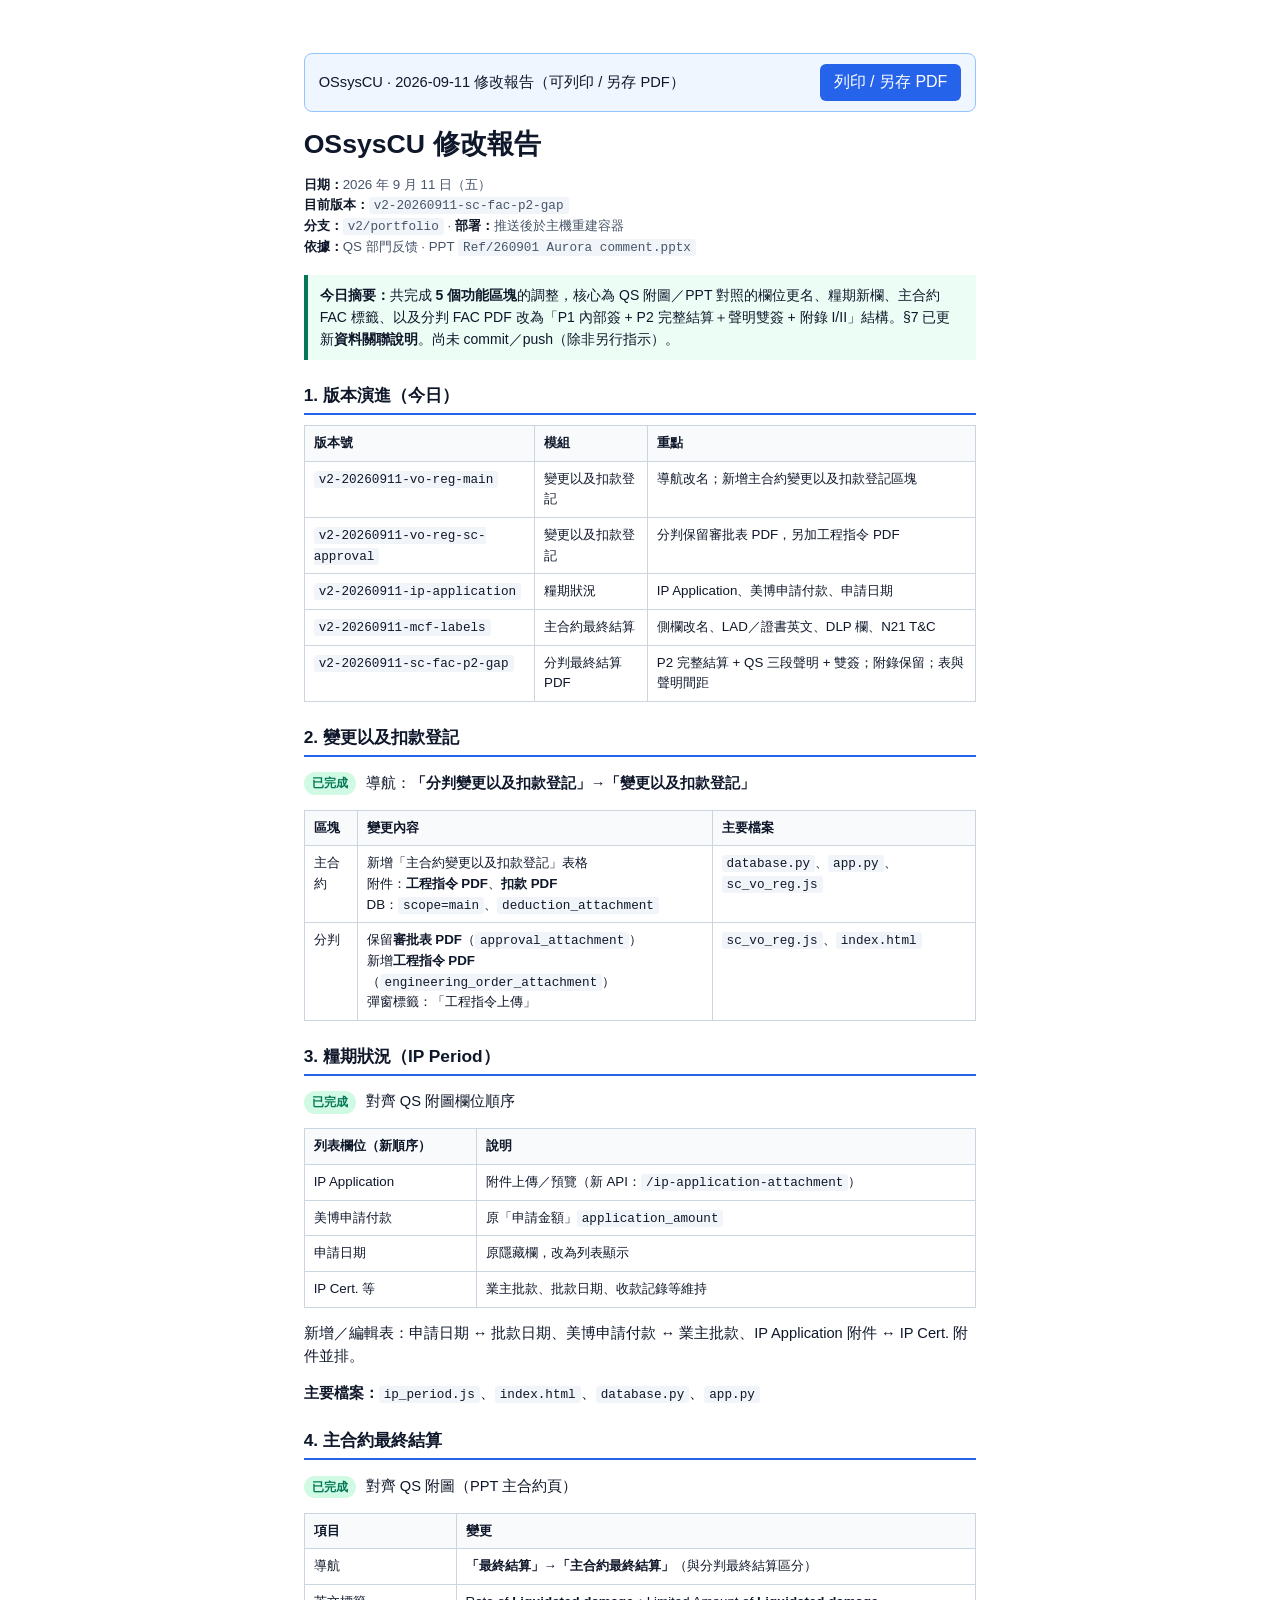
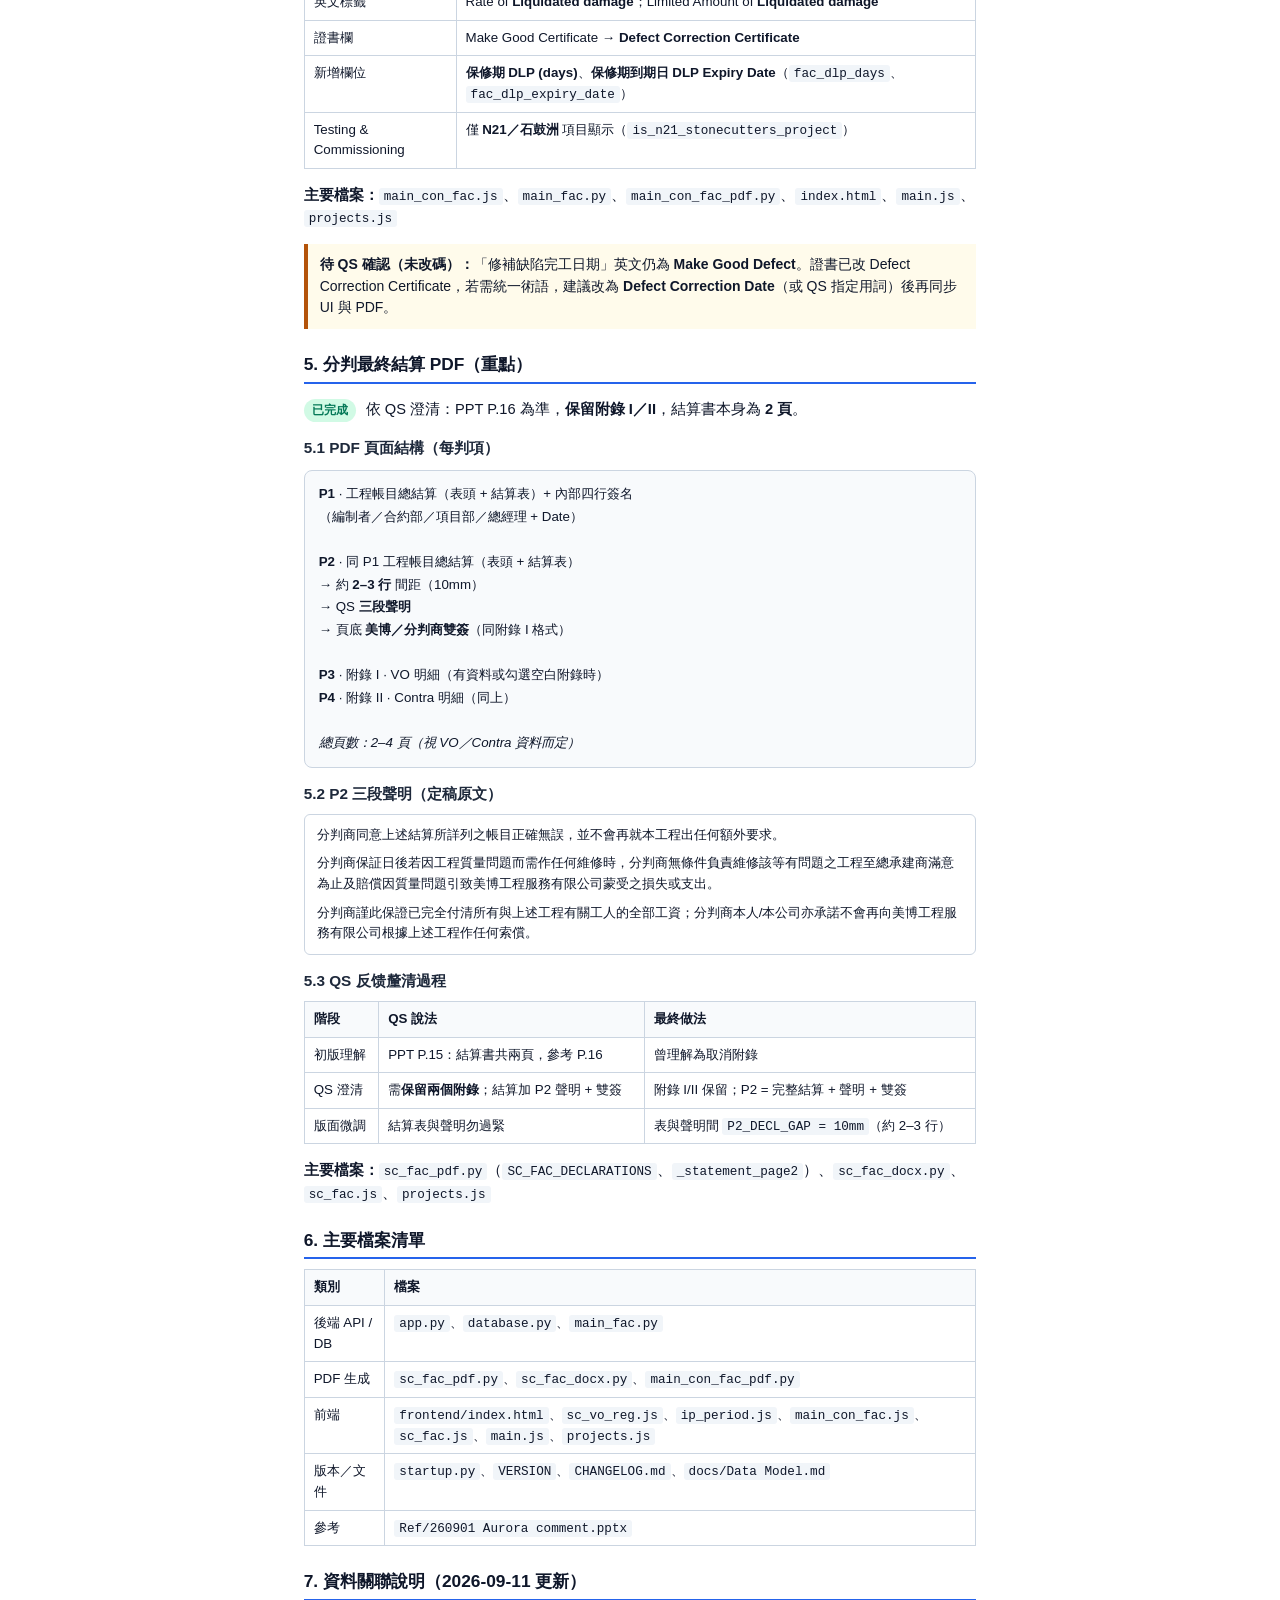
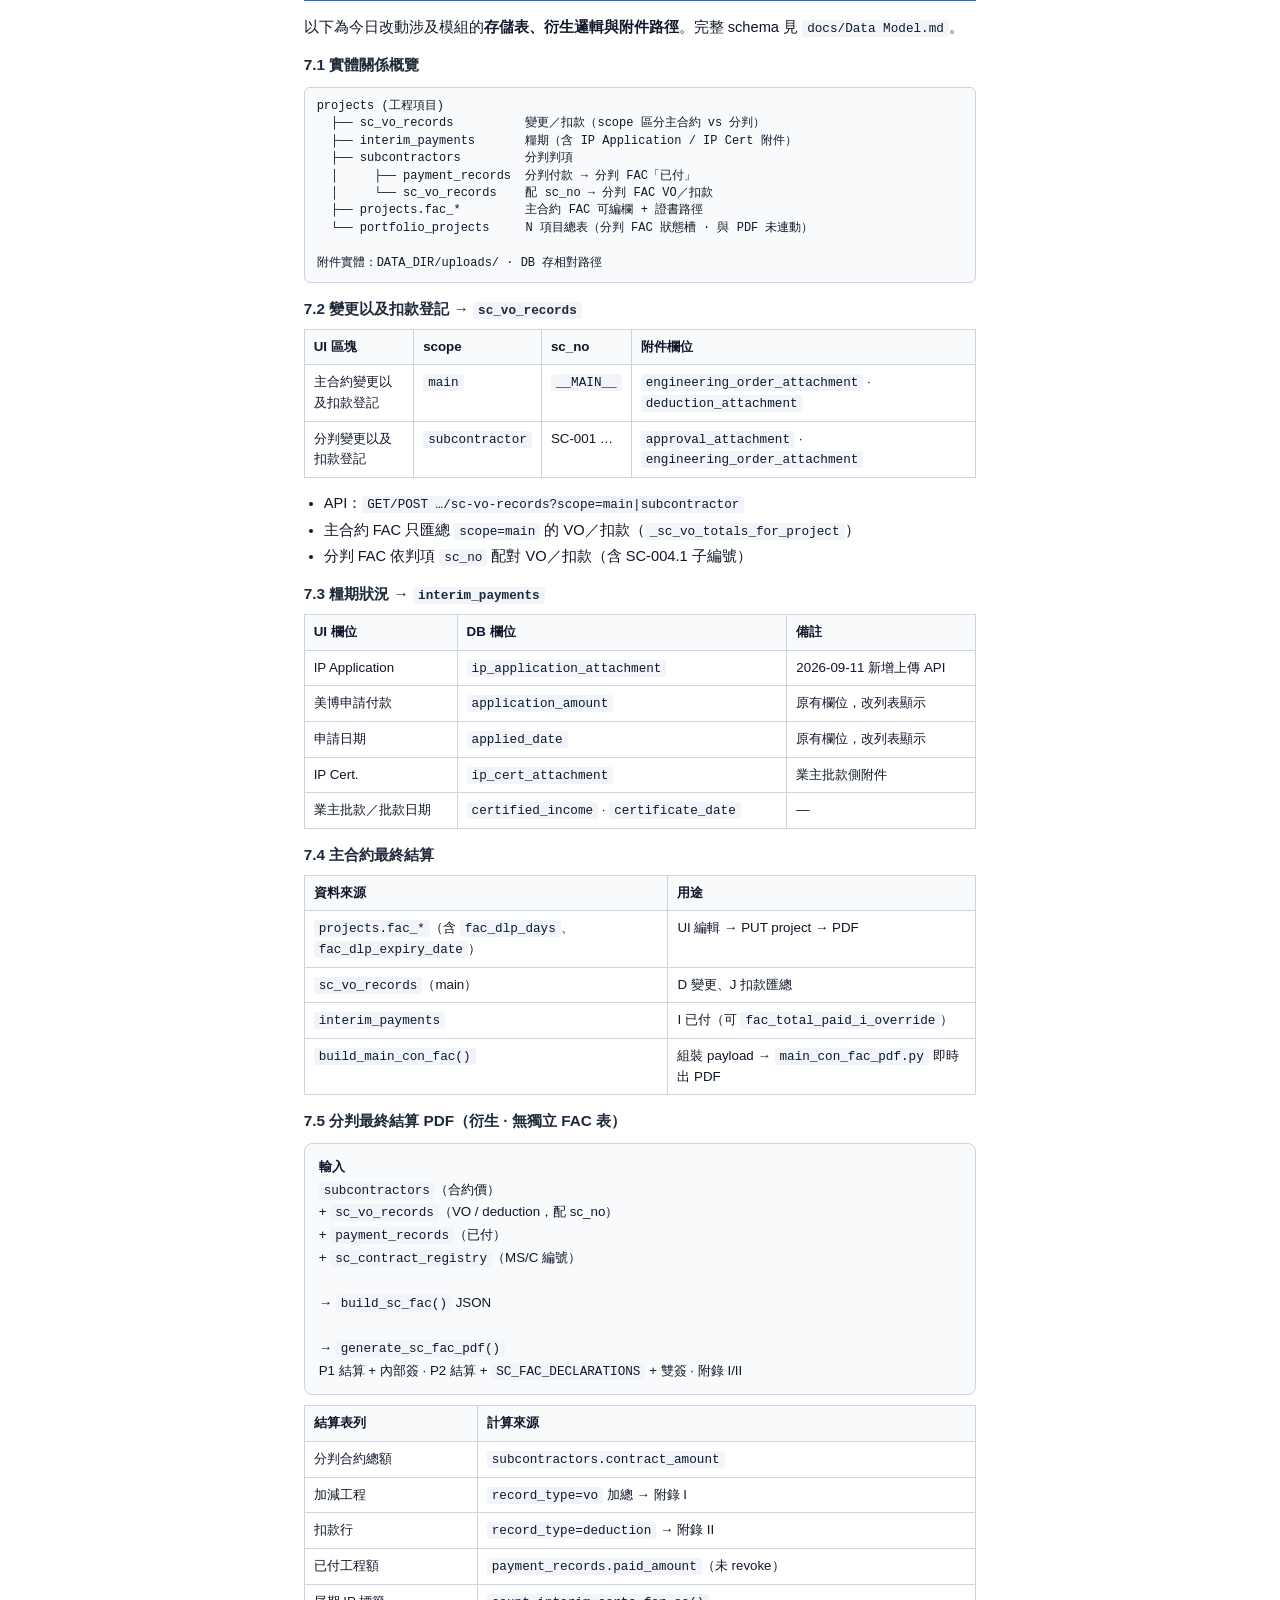
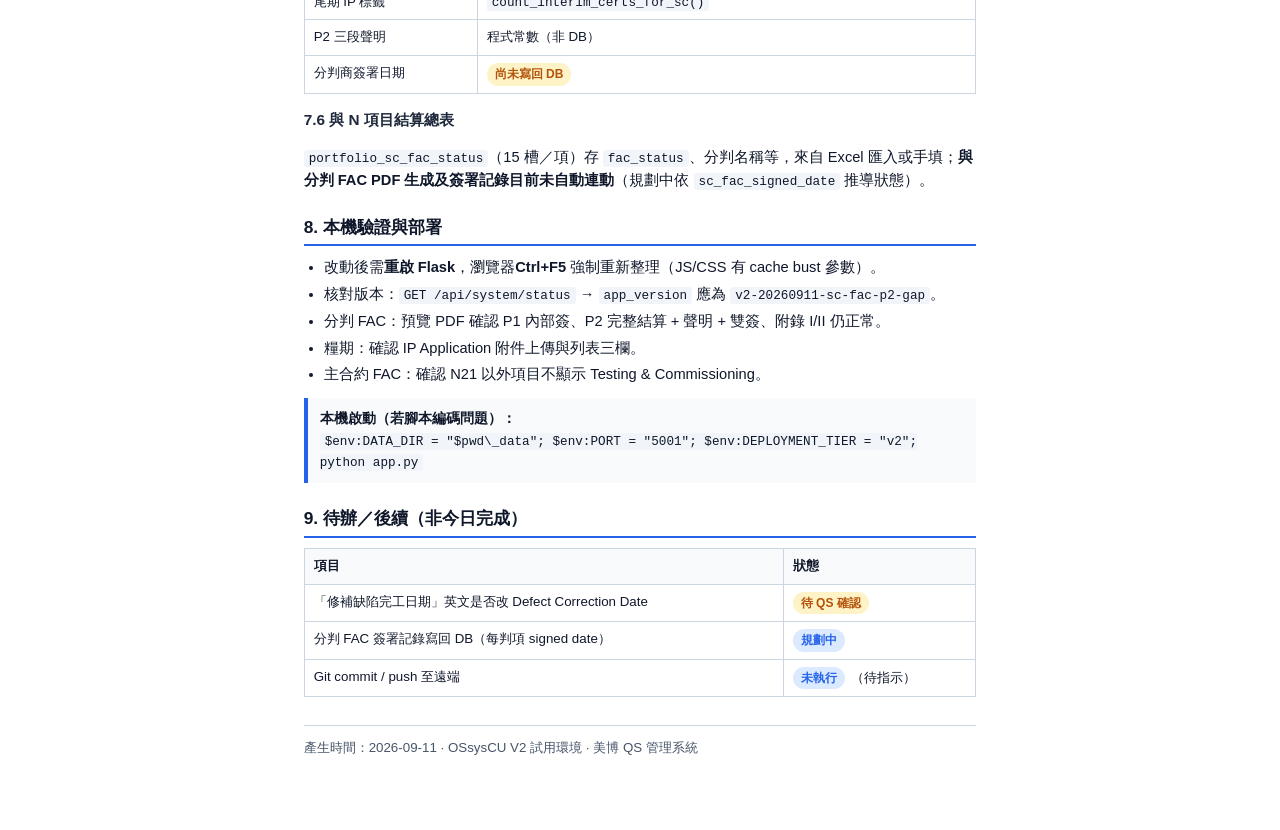
<file: docs/20260911-Daily-Change-Report.html>
<!DOCTYPE html>
<html lang="zh-Hant">
<head>
  <meta charset="UTF-8">
  <meta name="viewport" content="width=device-width, initial-scale=1.0">
  <title>OSsysCU 修改報告 · 2026-09-11</title>
  <style>
    :root {
      --text: #0f172a;
      --muted: #475569;
      --border: #cbd5e1;
      --accent: #2563eb;
      --ok: #047857;
      --warn: #b45309;
      --bg-soft: #f8fafc;
      --bg-warn: #fffbeb;
      --bg-ok: #ecfdf5;
    }
    * { box-sizing: border-box; }
    body {
      font-family: "Microsoft JhengHei", "PingFang TC", "Segoe UI", sans-serif;
      font-size: 11pt;
      line-height: 1.55;
      color: var(--text);
      max-width: 210mm;
      margin: 0 auto;
      padding: 14mm 16mm;
      background: #fff;
    }
    .no-print {
      position: sticky;
      top: 0;
      z-index: 10;
      background: #eff6ff;
      border: 1px solid #93c5fd;
      border-radius: 8px;
      padding: 10px 14px;
      margin-bottom: 16px;
      display: flex;
      align-items: center;
      justify-content: space-between;
      gap: 12px;
      flex-wrap: wrap;
    }
    .no-print button {
      background: var(--accent);
      color: #fff;
      border: none;
      border-radius: 6px;
      padding: 8px 14px;
      font-size: 12pt;
      cursor: pointer;
      font-family: inherit;
    }
    h1 { font-size: 20pt; margin: 0 0 4px; line-height: 1.25; }
    h2 {
      font-size: 13pt;
      margin: 22px 0 10px;
      padding-bottom: 4px;
      border-bottom: 2px solid var(--accent);
    }
    h3 { font-size: 11.5pt; margin: 14px 0 8px; color: #1e293b; }
    .meta { color: var(--muted); font-size: 10pt; margin-bottom: 18px; }
    .meta strong { color: var(--text); }
    .badge {
      display: inline-block;
      font-size: 9pt;
      font-weight: 600;
      padding: 2px 8px;
      border-radius: 999px;
      margin-right: 6px;
      vertical-align: middle;
    }
    .badge-ok { background: #d1fae5; color: var(--ok); }
    .badge-warn { background: #fef3c7; color: var(--warn); }
    .badge-info { background: #dbeafe; color: var(--accent); }
    table {
      width: 100%;
      border-collapse: collapse;
      font-size: 10pt;
      margin: 8px 0 14px;
    }
    th, td {
      border: 1px solid var(--border);
      padding: 7px 9px;
      vertical-align: top;
      text-align: left;
    }
    th { background: var(--bg-soft); font-weight: 600; }
    ul { margin: 6px 0; padding-left: 20px; }
    li { margin: 4px 0; }
    .callout {
      border-left: 4px solid var(--accent);
      background: var(--bg-soft);
      padding: 10px 12px;
      margin: 12px 0;
      font-size: 10.5pt;
    }
    .callout-warn {
      border-left-color: var(--warn);
      background: var(--bg-warn);
    }
    .callout-ok {
      border-left-color: var(--ok);
      background: var(--bg-ok);
    }
    code, .mono {
      font-family: Consolas, "Courier New", monospace;
      font-size: 9.5pt;
      background: #f1f5f9;
      padding: 1px 5px;
      border-radius: 3px;
    }
    .flow {
      background: var(--bg-soft);
      border: 1px solid var(--border);
      border-radius: 8px;
      padding: 12px 14px;
      font-size: 10pt;
      line-height: 1.7;
      margin: 10px 0;
    }
    .decl-box {
      background: #fff;
      border: 1px solid var(--border);
      border-radius: 6px;
      padding: 10px 12px;
      font-size: 10pt;
      margin: 8px 0;
    }
    .decl-box p { margin: 0 0 8px; }
    .decl-box p:last-child { margin-bottom: 0; }
    .rel-diagram {
      font-family: Consolas, "Courier New", monospace;
      font-size: 9pt;
      line-height: 1.45;
      white-space: pre-wrap;
      background: #f8fafc;
      border: 1px solid var(--border);
      border-radius: 6px;
      padding: 10px 12px;
      margin: 10px 0;
    }
    @media print {
      .no-print { display: none !important; }
      body { padding: 0; max-width: none; }
      h2 { break-after: avoid; }
      table { break-inside: avoid; }
    }
  </style>
</head>
<body>

  <div class="no-print">
    <span>OSsysCU · 2026-09-11 修改報告（可列印 / 另存 PDF）</span>
    <button type="button" onclick="window.print()">列印 / 另存 PDF</button>
  </div>

  <h1>OSsysCU 修改報告</h1>
  <p class="meta">
    <strong>日期：</strong>2026 年 9 月 11 日（五）<br>
    <strong>目前版本：</strong><code>v2-20260911-sc-fac-p2-gap</code><br>
    <strong>分支：</strong><code>v2/portfolio</code> · <strong>部署：</strong>推送後於主機重建容器<br>
    <strong>依據：</strong>QS 部門反馈 · PPT <code>Ref/260901 Aurora comment.pptx</code>
  </p>

  <div class="callout callout-ok">
    <strong>今日摘要：</strong>共完成 <strong>5 個功能區塊</strong>的調整，核心為 QS 附圖／PPT 對照的欄位更名、糧期新欄、主合約 FAC 標籤、以及分判 FAC PDF 改為「P1 內部簽 + P2 完整結算＋聲明雙簽 + 附錄 I/II」結構。§7 已更新<strong>資料關聯說明</strong>。尚未 commit／push（除非另行指示）。
  </div>

  <h2>1. 版本演進（今日）</h2>
  <table>
    <thead>
      <tr>
        <th>版本號</th>
        <th>模組</th>
        <th>重點</th>
      </tr>
    </thead>
    <tbody>
      <tr>
        <td><code>v2-20260911-vo-reg-main</code></td>
        <td>變更以及扣款登記</td>
        <td>導航改名；新增主合約變更以及扣款登記區塊</td>
      </tr>
      <tr>
        <td><code>v2-20260911-vo-reg-sc-approval</code></td>
        <td>變更以及扣款登記</td>
        <td>分判保留審批表 PDF，另加工程指令 PDF</td>
      </tr>
      <tr>
        <td><code>v2-20260911-ip-application</code></td>
        <td>糧期狀況</td>
        <td>IP Application、美博申請付款、申請日期</td>
      </tr>
      <tr>
        <td><code>v2-20260911-mcf-labels</code></td>
        <td>主合約最終結算</td>
        <td>側欄改名、LAD／證書英文、DLP 欄、N21 T&amp;C</td>
      </tr>
      <tr>
        <td><code>v2-20260911-sc-fac-p2-gap</code></td>
        <td>分判最終結算 PDF</td>
        <td>P2 完整結算 + QS 三段聲明 + 雙簽；附錄保留；表與聲明間距</td>
      </tr>
    </tbody>
  </table>

  <h2>2. 變更以及扣款登記</h2>
  <p><span class="badge badge-ok">已完成</span> 導航：<strong>「分判變更以及扣款登記」→「變更以及扣款登記」</strong></p>
  <table>
    <thead>
      <tr><th>區塊</th><th>變更內容</th><th>主要檔案</th></tr>
    </thead>
    <tbody>
      <tr>
        <td>主合約</td>
        <td>
          新增「主合約變更以及扣款登記」表格<br>
          附件：<strong>工程指令 PDF</strong>、<strong>扣款 PDF</strong><br>
          DB：<code>scope=main</code>、<code>deduction_attachment</code>
        </td>
        <td><code>database.py</code>、<code>app.py</code>、<code>sc_vo_reg.js</code></td>
      </tr>
      <tr>
        <td>分判</td>
        <td>
          保留<strong>審批表 PDF</strong>（<code>approval_attachment</code>）<br>
          新增<strong>工程指令 PDF</strong>（<code>engineering_order_attachment</code>）<br>
          彈窗標籤：「工程指令上傳」
        </td>
        <td><code>sc_vo_reg.js</code>、<code>index.html</code></td>
      </tr>
    </tbody>
  </table>

  <h2>3. 糧期狀況（IP Period）</h2>
  <p><span class="badge badge-ok">已完成</span> 對齊 QS 附圖欄位順序</p>
  <table>
    <thead>
      <tr><th>列表欄位（新順序）</th><th>說明</th></tr>
    </thead>
    <tbody>
      <tr><td>IP Application</td><td>附件上傳／預覽（新 API：<code>/ip-application-attachment</code>）</td></tr>
      <tr><td>美博申請付款</td><td>原「申請金額」<code>application_amount</code></td></tr>
      <tr><td>申請日期</td><td>原隱藏欄，改為列表顯示</td></tr>
      <tr><td>IP Cert. 等</td><td>業主批款、批款日期、收款記錄等維持</td></tr>
    </tbody>
  </table>
  <p>新增／編輯表：申請日期 ↔ 批款日期、美博申請付款 ↔ 業主批款、IP Application 附件 ↔ IP Cert. 附件並排。</p>
  <p><strong>主要檔案：</strong><code>ip_period.js</code>、<code>index.html</code>、<code>database.py</code>、<code>app.py</code></p>

  <h2>4. 主合約最終結算</h2>
  <p><span class="badge badge-ok">已完成</span> 對齊 QS 附圖（PPT 主合約頁）</p>
  <table>
    <thead>
      <tr><th>項目</th><th>變更</th></tr>
    </thead>
    <tbody>
      <tr><td>導航</td><td><strong>「最終結算」→「主合約最終結算」</strong>（與分判最終結算區分）</td></tr>
      <tr><td>英文標籤</td><td>Rate of <strong>Liquidated damage</strong>；Limited Amount of <strong>Liquidated damage</strong></td></tr>
      <tr><td>證書欄</td><td>Make Good Certificate → <strong>Defect Correction Certificate</strong></td></tr>
      <tr><td>新增欄位</td><td><strong>保修期 DLP (days)</strong>、<strong>保修期到期日 DLP Expiry Date</strong>（<code>fac_dlp_days</code>、<code>fac_dlp_expiry_date</code>）</td></tr>
      <tr><td>Testing &amp; Commissioning</td><td>僅 <strong>N21／石鼓洲</strong> 項目顯示（<code>is_n21_stonecutters_project</code>）</td></tr>
    </tbody>
  </table>
  <p><strong>主要檔案：</strong><code>main_con_fac.js</code>、<code>main_fac.py</code>、<code>main_con_fac_pdf.py</code>、<code>index.html</code>、<code>main.js</code>、<code>projects.js</code></p>

  <div class="callout callout-warn">
    <strong>待 QS 確認（未改碼）：</strong>「修補缺陷完工日期」英文仍為 <strong>Make Good Defect</strong>。證書已改 Defect Correction Certificate，若需統一術語，建議改為 <strong>Defect Correction Date</strong>（或 QS 指定用詞）後再同步 UI 與 PDF。
  </div>

  <h2>5. 分判最終結算 PDF（重點）</h2>
  <p><span class="badge badge-ok">已完成</span> 依 QS 澄清：PPT P.16 為準，<strong>保留附錄 I／II</strong>，結算書本身為 <strong>2 頁</strong>。</p>

  <h3>5.1 PDF 頁面結構（每判項）</h3>
  <div class="flow">
    <strong>P1</strong> · 工程帳目總結算（表頭 + 結算表）+ 內部四行簽名<br>
    （編制者／合約部／項目部／總經理 + Date）<br><br>
    <strong>P2</strong> · 同 P1 工程帳目總結算（表頭 + 結算表）<br>
    → 約 <strong>2–3 行</strong> 間距（10mm）<br>
    → QS <strong>三段聲明</strong><br>
    → 頁底 <strong>美博／分判商雙簽</strong>（同附錄 I 格式）<br><br>
    <strong>P3</strong> · 附錄 I · VO 明細（有資料或勾選空白附錄時）<br>
    <strong>P4</strong> · 附錄 II · Contra 明細（同上）<br><br>
    <em>總頁數：2–4 頁（視 VO／Contra 資料而定）</em>
  </div>

  <h3>5.2 P2 三段聲明（定稿原文）</h3>
  <div class="decl-box">
    <p>分判商同意上述結算所詳列之帳目正確無誤，並不會再就本工程出任何額外要求。</p>
    <p>分判商保証日後若因工程質量問題而需作任何維修時，分判商無條件負責維修該等有問題之工程至總承建商滿意為止及賠償因質量問題引致美博工程服務有限公司蒙受之損失或支出。</p>
    <p>分判商謹此保證已完全付清所有與上述工程有關工人的全部工資；分判商本人/本公司亦承諾不會再向美博工程服務有限公司根據上述工程作任何索償。</p>
  </div>

  <h3>5.3 QS 反馈釐清過程</h3>
  <table>
    <thead>
      <tr><th>階段</th><th>QS 說法</th><th>最終做法</th></tr>
    </thead>
    <tbody>
      <tr>
        <td>初版理解</td>
        <td>PPT P.15：結算書共兩頁，參考 P.16</td>
        <td>曾理解為取消附錄</td>
      </tr>
      <tr>
        <td>QS 澄清</td>
        <td>需<strong>保留兩個附錄</strong>；結算加 P2 聲明 + 雙簽</td>
        <td>附錄 I/II 保留；P2 = 完整結算 + 聲明 + 雙簽</td>
      </tr>
      <tr>
        <td>版面微調</td>
        <td>結算表與聲明勿過緊</td>
        <td>表與聲明間 <code>P2_DECL_GAP = 10mm</code>（約 2–3 行）</td>
      </tr>
    </tbody>
  </table>

  <p><strong>主要檔案：</strong><code>sc_fac_pdf.py</code>（<code>SC_FAC_DECLARATIONS</code>、<code>_statement_page2</code>）、<code>sc_fac_docx.py</code>、<code>sc_fac.js</code>、<code>projects.js</code></p>

  <h2>6. 主要檔案清單</h2>
  <table>
    <thead>
      <tr><th>類別</th><th>檔案</th></tr>
    </thead>
    <tbody>
      <tr><td>後端 API / DB</td><td><code>app.py</code>、<code>database.py</code>、<code>main_fac.py</code></td></tr>
      <tr><td>PDF 生成</td><td><code>sc_fac_pdf.py</code>、<code>sc_fac_docx.py</code>、<code>main_con_fac_pdf.py</code></td></tr>
      <tr><td>前端</td><td><code>frontend/index.html</code>、<code>sc_vo_reg.js</code>、<code>ip_period.js</code>、<code>main_con_fac.js</code>、<code>sc_fac.js</code>、<code>main.js</code>、<code>projects.js</code></td></tr>
      <tr><td>版本／文件</td><td><code>startup.py</code>、<code>VERSION</code>、<code>CHANGELOG.md</code>、<code>docs/Data Model.md</code></td></tr>
      <tr><td>參考</td><td><code>Ref/260901 Aurora comment.pptx</code></td></tr>
    </tbody>
  </table>

  <h2>7. 資料關聯說明（2026-09-11 更新）</h2>
  <p>以下為今日改動涉及模組的<strong>存儲表、衍生邏輯與附件路徑</strong>。完整 schema 見 <code>docs/Data Model.md</code>。</p>

  <h3>7.1 實體關係概覽</h3>
  <div class="rel-diagram">projects (工程項目)
  ├── sc_vo_records          變更／扣款（scope 區分主合約 vs 分判）
  ├── interim_payments       糧期（含 IP Application / IP Cert 附件）
  ├── subcontractors         分判判項
  │     ├── payment_records  分判付款 → 分判 FAC「已付」
  │     └── sc_vo_records    配 sc_no → 分判 FAC VO／扣款
  ├── projects.fac_*         主合約 FAC 可編欄 + 證書路徑
  └── portfolio_projects     N 項目總表（分判 FAC 狀態槽 · 與 PDF 未連動）

附件實體：DATA_DIR/uploads/ · DB 存相對路徑</div>

  <h3>7.2 變更以及扣款登記 → <code>sc_vo_records</code></h3>
  <table>
    <thead>
      <tr><th>UI 區塊</th><th>scope</th><th>sc_no</th><th>附件欄位</th></tr>
    </thead>
    <tbody>
      <tr>
        <td>主合約變更以及扣款登記</td>
        <td><code>main</code></td>
        <td><code>__MAIN__</code></td>
        <td><code>engineering_order_attachment</code> · <code>deduction_attachment</code></td>
      </tr>
      <tr>
        <td>分判變更以及扣款登記</td>
        <td><code>subcontractor</code></td>
        <td>SC-001 …</td>
        <td><code>approval_attachment</code> · <code>engineering_order_attachment</code></td>
      </tr>
    </tbody>
  </table>
  <ul>
    <li>API：<code>GET/POST …/sc-vo-records?scope=main|subcontractor</code></li>
    <li>主合約 FAC 只匯總 <code>scope=main</code> 的 VO／扣款（<code>_sc_vo_totals_for_project</code>）</li>
    <li>分判 FAC 依判項 <code>sc_no</code> 配對 VO／扣款（含 SC-004.1 子編號）</li>
  </ul>

  <h3>7.3 糧期狀況 → <code>interim_payments</code></h3>
  <table>
    <thead>
      <tr><th>UI 欄位</th><th>DB 欄位</th><th>備註</th></tr>
    </thead>
    <tbody>
      <tr><td>IP Application</td><td><code>ip_application_attachment</code></td><td>2026-09-11 新增上傳 API</td></tr>
      <tr><td>美博申請付款</td><td><code>application_amount</code></td><td>原有欄位，改列表顯示</td></tr>
      <tr><td>申請日期</td><td><code>applied_date</code></td><td>原有欄位，改列表顯示</td></tr>
      <tr><td>IP Cert.</td><td><code>ip_cert_attachment</code></td><td>業主批款側附件</td></tr>
      <tr><td>業主批款／批款日期</td><td><code>certified_income</code> · <code>certificate_date</code></td><td>—</td></tr>
    </tbody>
  </table>

  <h3>7.4 主合約最終結算</h3>
  <table>
    <thead>
      <tr><th>資料來源</th><th>用途</th></tr>
    </thead>
    <tbody>
      <tr><td><code>projects.fac_*</code>（含 <code>fac_dlp_days</code>、<code>fac_dlp_expiry_date</code>）</td><td>UI 編輯 → PUT project → PDF</td></tr>
      <tr><td><code>sc_vo_records</code>（main）</td><td>D 變更、J 扣款匯總</td></tr>
      <tr><td><code>interim_payments</code></td><td>I 已付（可 <code>fac_total_paid_i_override</code>）</td></tr>
      <tr><td><code>build_main_con_fac()</code></td><td>組裝 payload → <code>main_con_fac_pdf.py</code> 即時出 PDF</td></tr>
    </tbody>
  </table>

  <h3>7.5 分判最終結算 PDF（衍生 · 無獨立 FAC 表）</h3>
  <div class="flow">
    <strong>輸入</strong><br>
    <code>subcontractors</code>（合約價）<br>
    + <code>sc_vo_records</code>（VO / deduction，配 sc_no）<br>
    + <code>payment_records</code>（已付）<br>
    + <code>sc_contract_registry</code>（MS/C 編號）<br><br>
    <strong>→</strong> <code>build_sc_fac()</code> JSON<br><br>
    <strong>→</strong> <code>generate_sc_fac_pdf()</code><br>
    P1 結算 + 內部簽 · P2 結算 + <code>SC_FAC_DECLARATIONS</code> + 雙簽 · 附錄 I/II
  </div>
  <table>
    <thead>
      <tr><th>結算表列</th><th>計算來源</th></tr>
    </thead>
    <tbody>
      <tr><td>分判合約總額</td><td><code>subcontractors.contract_amount</code></td></tr>
      <tr><td>加減工程</td><td><code>record_type=vo</code> 加總 → 附錄 I</td></tr>
      <tr><td>扣款行</td><td><code>record_type=deduction</code> → 附錄 II</td></tr>
      <tr><td>已付工程額</td><td><code>payment_records.paid_amount</code>（未 revoke）</td></tr>
      <tr><td>尾期 IP 標籤</td><td><code>count_interim_certs_for_sc()</code></td></tr>
      <tr><td>P2 三段聲明</td><td>程式常數（非 DB）</td></tr>
      <tr><td>分判商簽署日期</td><td><span class="badge badge-warn">尚未寫回 DB</span></td></tr>
    </tbody>
  </table>

  <h3>7.6 與 N 項目結算總表</h3>
  <p><code>portfolio_sc_fac_status</code>（15 槽／項）存 <code>fac_status</code>、分判名稱等，來自 Excel 匯入或手填；<strong>與分判 FAC PDF 生成及簽署記錄目前未自動連動</strong>（規劃中依 <code>sc_fac_signed_date</code> 推導狀態）。</p>

  <h2>8. 本機驗證與部署</h2>
  <ul>
    <li>改動後需<strong>重啟 Flask</strong>，瀏覽器<strong>Ctrl+F5</strong> 強制重新整理（JS/CSS 有 cache bust 參數）。</li>
    <li>核對版本：<code>GET /api/system/status</code> → <code>app_version</code> 應為 <code>v2-20260911-sc-fac-p2-gap</code>。</li>
    <li>分判 FAC：預覽 PDF 確認 P1 內部簽、P2 完整結算 + 聲明 + 雙簽、附錄 I/II 仍正常。</li>
    <li>糧期：確認 IP Application 附件上傳與列表三欄。</li>
    <li>主合約 FAC：確認 N21 以外項目不顯示 Testing &amp; Commissioning。</li>
  </ul>

  <div class="callout">
    <strong>本機啟動（若腳本編碼問題）：</strong><br>
    <code>$env:DATA_DIR = "$pwd\_data"; $env:PORT = "5001"; $env:DEPLOYMENT_TIER = "v2"; python app.py</code>
  </div>

  <h2>9. 待辦／後續（非今日完成）</h2>
  <table>
    <thead>
      <tr><th>項目</th><th>狀態</th></tr>
    </thead>
    <tbody>
      <tr><td>「修補缺陷完工日期」英文是否改 Defect Correction Date</td><td><span class="badge badge-warn">待 QS 確認</span></td></tr>
      <tr><td>分判 FAC 簽署記錄寫回 DB（每判項 signed date）</td><td><span class="badge badge-info">規劃中</span></td></tr>
      <tr><td>Git commit / push 至遠端</td><td><span class="badge badge-info">未執行</span>（待指示）</td></tr>
    </tbody>
  </table>

  <p class="meta" style="margin-top: 28px; border-top: 1px solid var(--border); padding-top: 12px;">
    產生時間：2026-09-11 · OSsysCU V2 試用環境 · 美博 QS 管理系統
  </p>

</body>
</html>
</file>
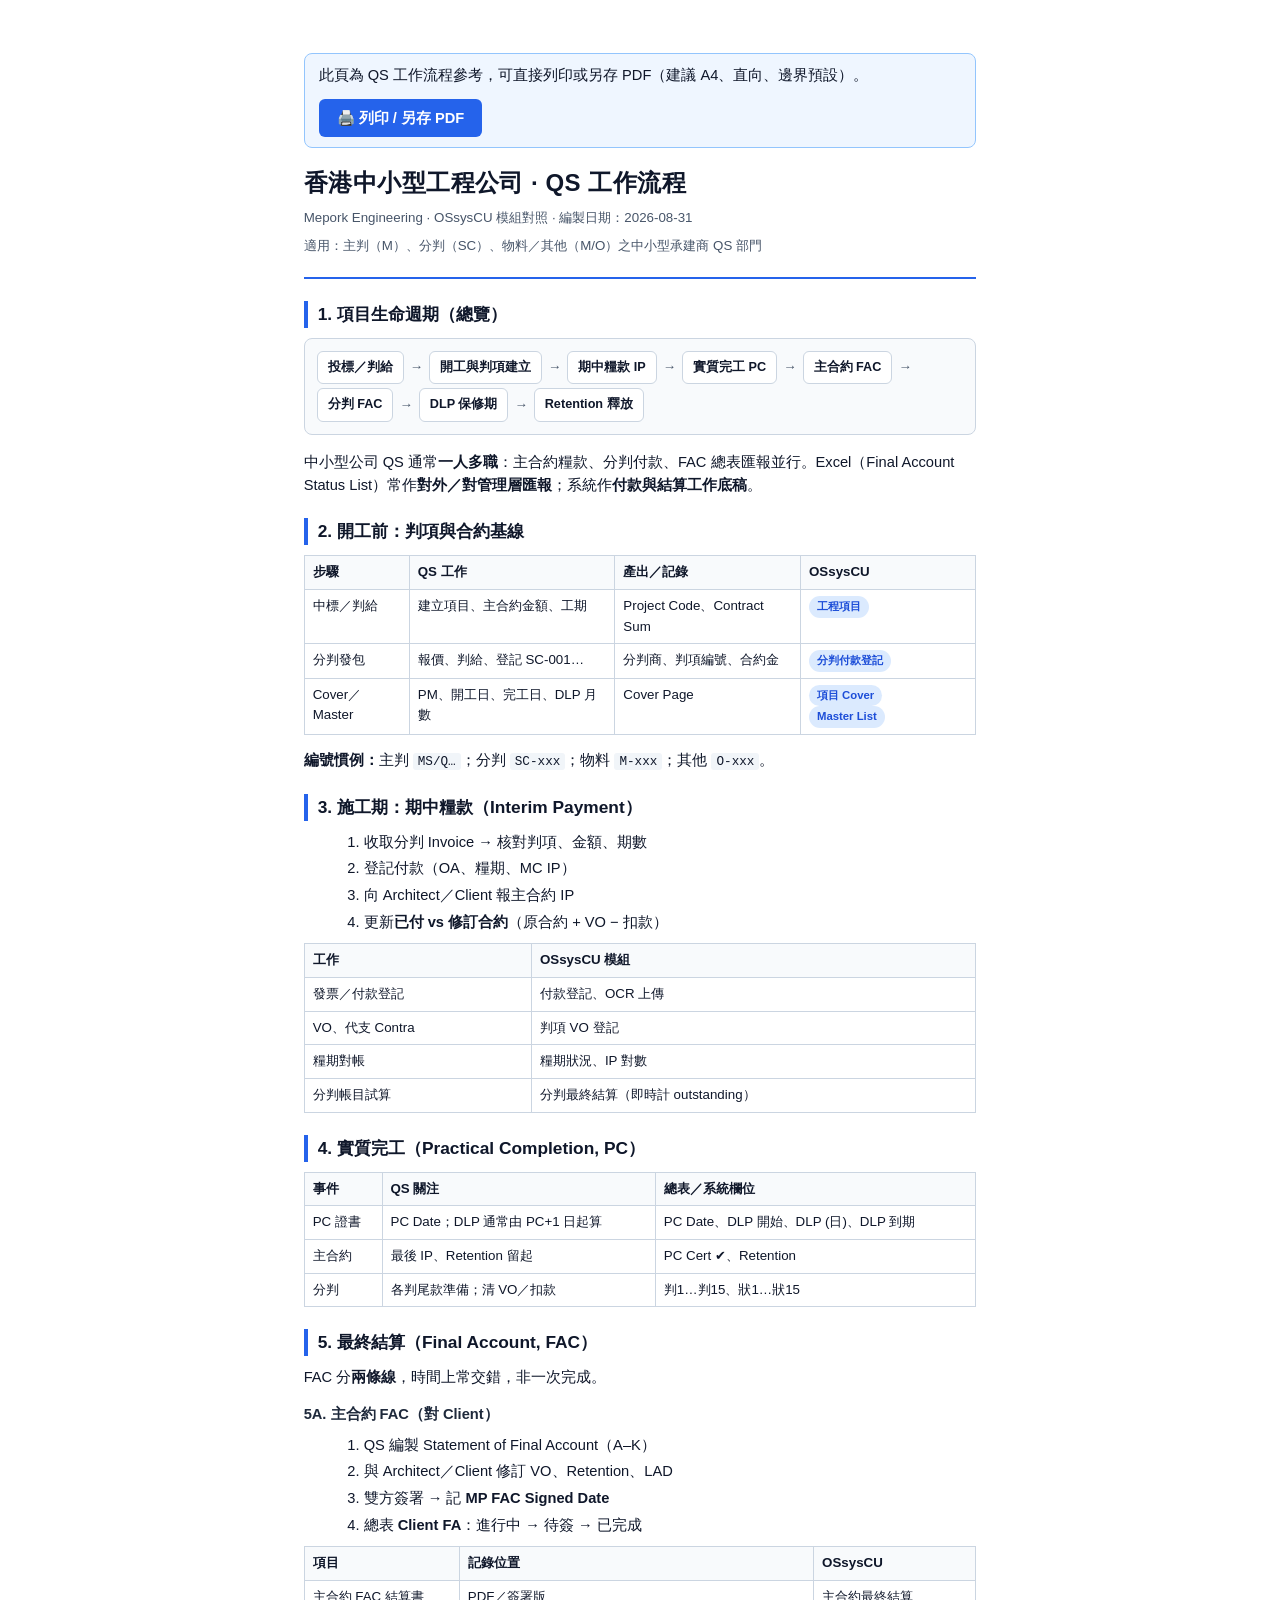
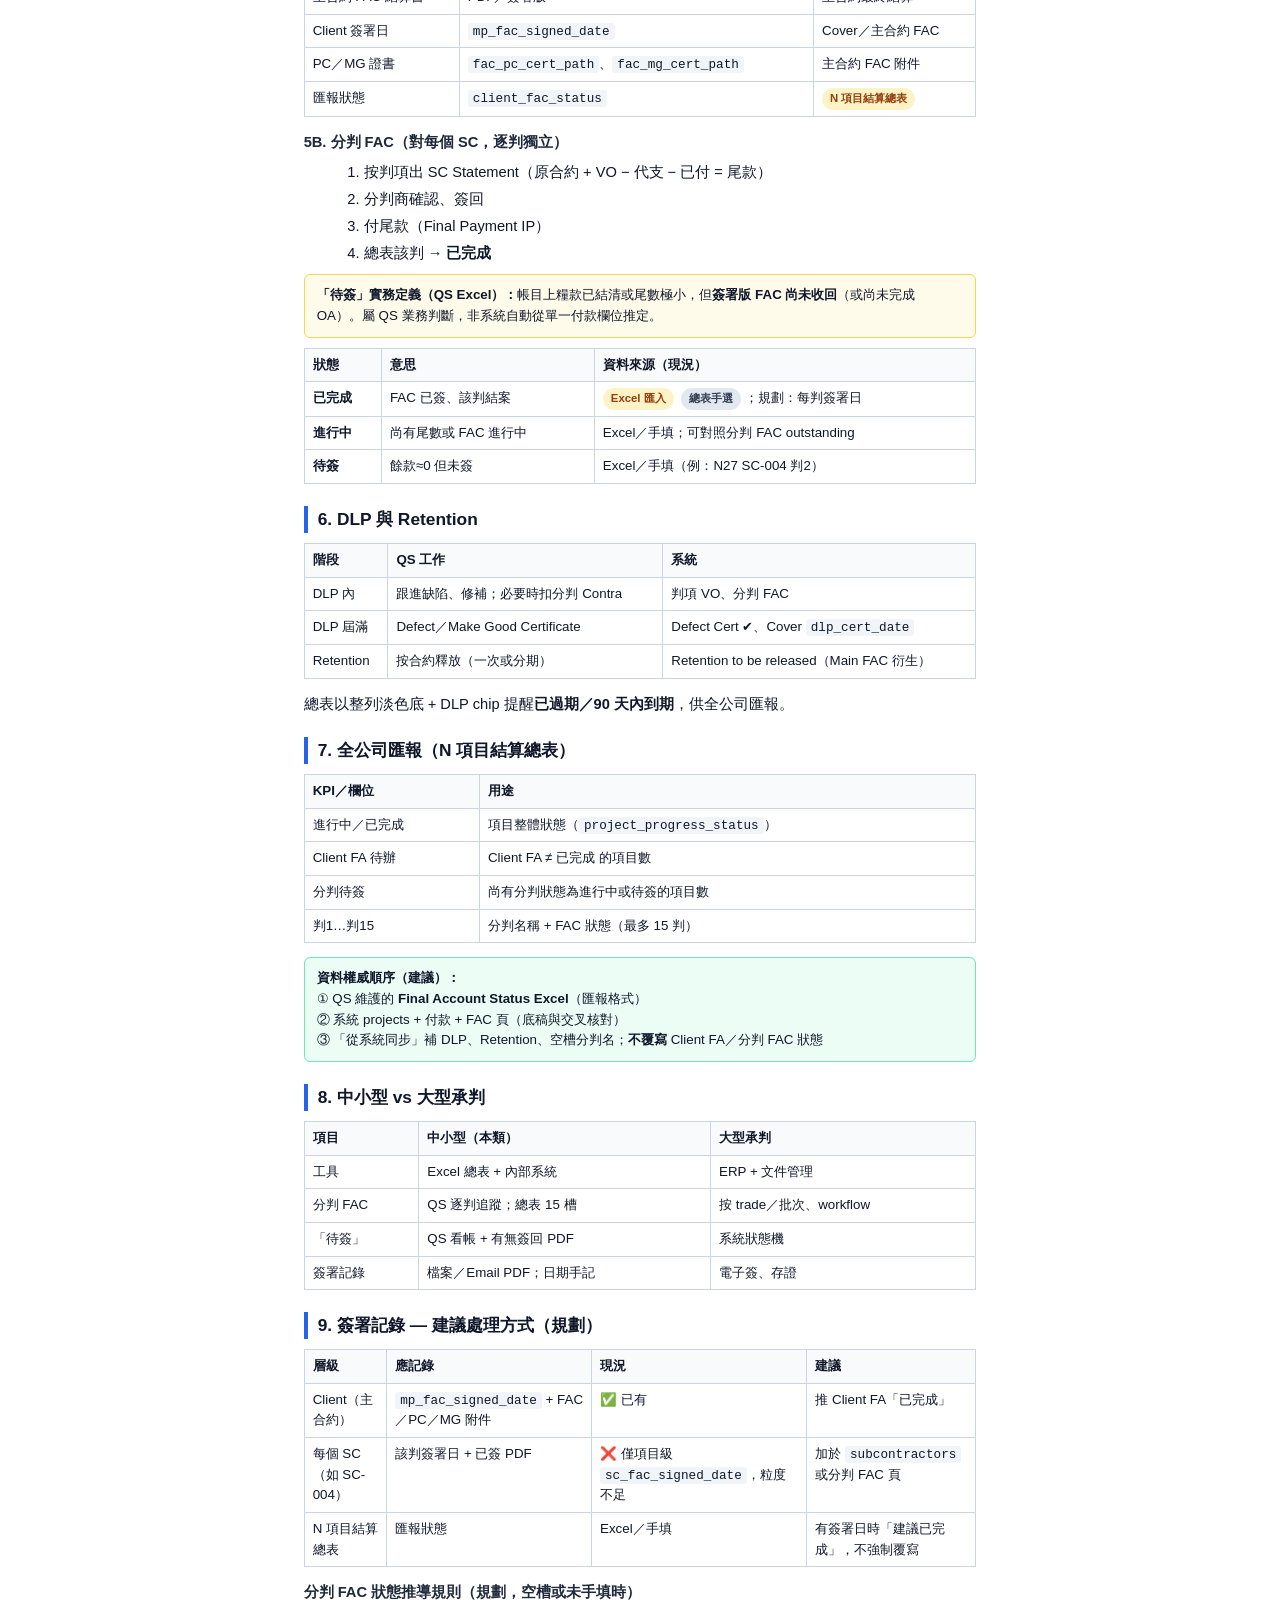
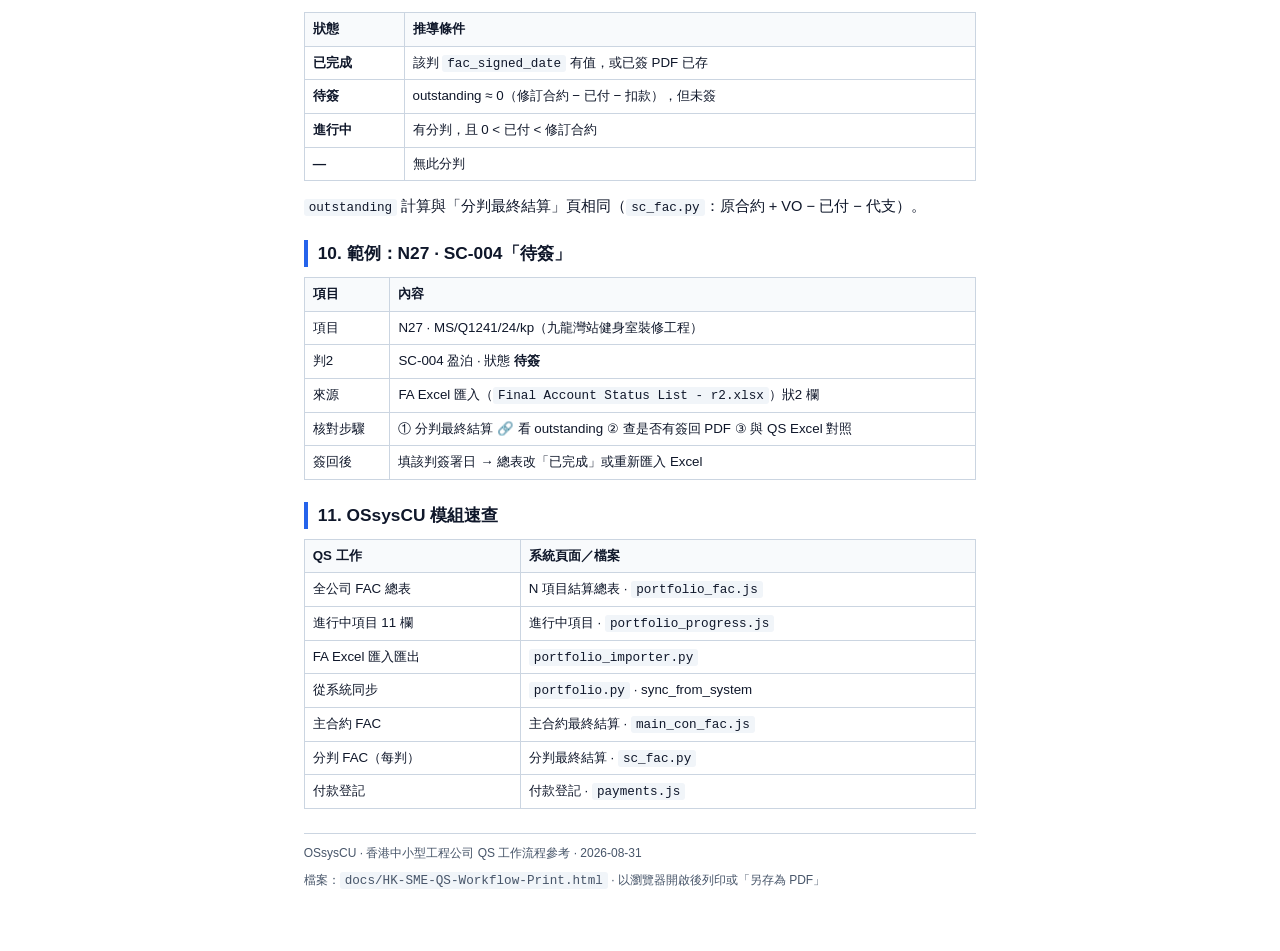
<file: docs/HK-SME-QS-Workflow-Print.html>
<!DOCTYPE html>
<html lang="zh-Hant">
<head>
  <meta charset="UTF-8">
  <meta name="viewport" content="width=device-width, initial-scale=1.0">
  <title>香港中小型工程公司 QS 工作流程 · OSsysCU 對照</title>
  <style>
    :root {
      --text: #0f172a;
      --muted: #475569;
      --border: #cbd5e1;
      --accent: #2563eb;
      --ok: #047857;
      --warn: #b45309;
      --bg-soft: #f8fafc;
      --bg-warn: #fffbeb;
      --bg-ok: #ecfdf5;
    }
    * { box-sizing: border-box; }
    body {
      font-family: "Microsoft JhengHei", "PingFang TC", "Segoe UI", sans-serif;
      font-size: 11pt;
      line-height: 1.55;
      color: var(--text);
      max-width: 210mm;
      margin: 0 auto;
      padding: 14mm 16mm;
      background: #fff;
    }
    .no-print {
      position: sticky;
      top: 0;
      z-index: 10;
      background: #eff6ff;
      border: 1px solid #93c5fd;
      border-radius: 8px;
      padding: 10px 14px;
      margin-bottom: 16px;
      display: flex;
      align-items: center;
      justify-content: space-between;
      gap: 12px;
      flex-wrap: wrap;
    }
    .no-print button {
      font: inherit;
      padding: 8px 18px;
      border: none;
      border-radius: 6px;
      background: var(--accent);
      color: #fff;
      cursor: pointer;
      font-weight: 600;
    }
    .no-print button:hover { filter: brightness(1.05); }
    header.doc-header {
      border-bottom: 2px solid var(--accent);
      padding-bottom: 12px;
      margin-bottom: 18px;
    }
    header.doc-header h1 {
      font-size: 18pt;
      font-weight: 800;
      margin: 0 0 6px;
      letter-spacing: 0.02em;
    }
    header.doc-header .sub {
      color: var(--muted);
      font-size: 10pt;
    }
    h2 {
      font-size: 13pt;
      margin: 22px 0 10px;
      padding-left: 10px;
      border-left: 4px solid var(--accent);
      page-break-after: avoid;
    }
    h3 {
      font-size: 11pt;
      margin: 14px 0 8px;
      color: #1e293b;
      page-break-after: avoid;
    }
    p { margin: 0 0 8px; }
    ul, ol { margin: 0 0 10px 20px; }
    li { margin-bottom: 4px; }
    table {
      width: 100%;
      border-collapse: collapse;
      margin: 8px 0 14px;
      font-size: 10pt;
      page-break-inside: avoid;
    }
    th, td {
      border: 1px solid var(--border);
      padding: 6px 8px;
      vertical-align: top;
      text-align: left;
    }
    th {
      background: var(--bg-soft);
      font-weight: 700;
    }
    .flow {
      display: flex;
      flex-wrap: wrap;
      align-items: center;
      gap: 4px 6px;
      margin: 10px 0 16px;
      padding: 12px;
      background: var(--bg-soft);
      border: 1px solid var(--border);
      border-radius: 8px;
      page-break-inside: avoid;
    }
    .flow .step {
      background: #fff;
      border: 1px solid var(--border);
      border-radius: 6px;
      padding: 6px 10px;
      font-size: 9.5pt;
      font-weight: 600;
      white-space: nowrap;
    }
    .flow .arrow {
      color: var(--muted);
      font-weight: 700;
      font-size: 10pt;
    }
    .note {
      background: var(--bg-warn);
      border: 1px solid #fcd34d;
      border-radius: 6px;
      padding: 10px 12px;
      margin: 10px 0;
      font-size: 10pt;
      page-break-inside: avoid;
    }
    .note.ok {
      background: var(--bg-ok);
      border-color: #6ee7b7;
    }
    code {
      font-family: Consolas, "Courier New", monospace;
      font-size: 9.5pt;
      background: #f1f5f9;
      padding: 1px 5px;
      border-radius: 3px;
    }
    .tag {
      display: inline-block;
      font-size: 8.5pt;
      font-weight: 700;
      padding: 2px 8px;
      border-radius: 999px;
      margin-right: 4px;
    }
    .tag-sys { background: #dbeafe; color: #1d4ed8; }
    .tag-excel { background: #fef3c7; color: #92400e; }
    .tag-manual { background: #e2e8f0; color: #334155; }
    footer {
      margin-top: 24px;
      padding-top: 10px;
      border-top: 1px solid var(--border);
      font-size: 9pt;
      color: var(--muted);
    }
    .page-break { page-break-before: always; }
    @media print {
      body { padding: 0; max-width: none; }
      .no-print { display: none !important; }
      a { color: inherit; text-decoration: none; }
      h2 { margin-top: 16px; }
    }
  </style>
</head>
<body>

  <div class="no-print">
    <span>此頁為 QS 工作流程參考，可直接列印或另存 PDF（建議 A4、直向、邊界預設）。</span>
    <button type="button" onclick="window.print()">🖨️ 列印 / 另存 PDF</button>
  </div>

  <header class="doc-header">
    <h1>香港中小型工程公司 · QS 工作流程</h1>
    <p class="sub">Mepork Engineering · OSsysCU 模組對照 · 編製日期：2026-08-31</p>
    <p class="sub">適用：主判（M）、分判（SC）、物料／其他（M/O）之中小型承建商 QS 部門</p>
  </header>

  <h2>1. 項目生命週期（總覽）</h2>
  <div class="flow">
    <span class="step">投標／判給</span><span class="arrow">→</span>
    <span class="step">開工與判項建立</span><span class="arrow">→</span>
    <span class="step">期中糧款 IP</span><span class="arrow">→</span>
    <span class="step">實質完工 PC</span><span class="arrow">→</span>
    <span class="step">主合約 FAC</span><span class="arrow">→</span>
    <span class="step">分判 FAC</span><span class="arrow">→</span>
    <span class="step">DLP 保修期</span><span class="arrow">→</span>
    <span class="step">Retention 釋放</span>
  </div>
  <p>中小型公司 QS 通常<strong>一人多職</strong>：主合約糧款、分判付款、FAC 總表匯報並行。Excel（Final Account Status List）常作<strong>對外／對管理層匯報</strong>；系統作<strong>付款與結算工作底稿</strong>。</p>

  <h2>2. 開工前：判項與合約基線</h2>
  <table>
    <thead>
      <tr><th>步驟</th><th>QS 工作</th><th>產出／記錄</th><th>OSsysCU</th></tr>
    </thead>
    <tbody>
      <tr>
        <td>中標／判給</td>
        <td>建立項目、主合約金額、工期</td>
        <td>Project Code、Contract Sum</td>
        <td><span class="tag tag-sys">工程項目</span></td>
      </tr>
      <tr>
        <td>分判發包</td>
        <td>報價、判給、登記 SC-001…</td>
        <td>分判商、判項編號、合約金</td>
        <td><span class="tag tag-sys">分判付款登記</span></td>
      </tr>
      <tr>
        <td>Cover／Master</td>
        <td>PM、開工日、完工日、DLP 月數</td>
        <td>Cover Page</td>
        <td><span class="tag tag-sys">項目 Cover</span> <span class="tag tag-sys">Master List</span></td>
      </tr>
    </tbody>
  </table>
  <p><strong>編號慣例：</strong>主判 <code>MS/Q…</code>；分判 <code>SC-xxx</code>；物料 <code>M-xxx</code>；其他 <code>O-xxx</code>。</p>

  <h2>3. 施工期：期中糧款（Interim Payment）</h2>
  <ol>
    <li>收取分判 Invoice → 核對判項、金額、期數</li>
    <li>登記付款（OA、糧期、MC IP）</li>
    <li>向 Architect／Client 報主合約 IP</li>
    <li>更新<strong>已付 vs 修訂合約</strong>（原合約 + VO − 扣款）</li>
  </ol>
  <table>
    <thead>
      <tr><th>工作</th><th>OSsysCU 模組</th></tr>
    </thead>
    <tbody>
      <tr><td>發票／付款登記</td><td>付款登記、OCR 上傳</td></tr>
      <tr><td>VO、代支 Contra</td><td>判項 VO 登記</td></tr>
      <tr><td>糧期對帳</td><td>糧期狀況、IP 對數</td></tr>
      <tr><td>分判帳目試算</td><td>分判最終結算（即時計 outstanding）</td></tr>
    </tbody>
  </table>

  <h2>4. 實質完工（Practical Completion, PC）</h2>
  <table>
    <thead>
      <tr><th>事件</th><th>QS 關注</th><th>總表／系統欄位</th></tr>
    </thead>
    <tbody>
      <tr>
        <td>PC 證書</td>
        <td>PC Date；DLP 通常由 PC+1 日起算</td>
        <td>PC Date、DLP 開始、DLP (日)、DLP 到期</td>
      </tr>
      <tr>
        <td>主合約</td>
        <td>最後 IP、Retention 留起</td>
        <td>PC Cert ✔、Retention</td>
      </tr>
      <tr>
        <td>分判</td>
        <td>各判尾款準備；清 VO／扣款</td>
        <td>判1…判15、狀1…狀15</td>
      </tr>
    </tbody>
  </table>

  <h2 class="page-break">5. 最終結算（Final Account, FAC）</h2>
  <p>FAC 分<strong>兩條線</strong>，時間上常交錯，非一次完成。</p>

  <h3>5A. 主合約 FAC（對 Client）</h3>
  <ol>
    <li>QS 編製 Statement of Final Account（A–K）</li>
    <li>與 Architect／Client 修訂 VO、Retention、LAD</li>
    <li>雙方簽署 → 記 <strong>MP FAC Signed Date</strong></li>
    <li>總表 <strong>Client FA</strong>：進行中 → 待簽 → 已完成</li>
  </ol>
  <table>
    <thead>
      <tr><th>項目</th><th>記錄位置</th><th>OSsysCU</th></tr>
    </thead>
    <tbody>
      <tr><td>主合約 FAC 結算書</td><td>PDF／簽署版</td><td>主合約最終結算</td></tr>
      <tr><td>Client 簽署日</td><td><code>mp_fac_signed_date</code></td><td>Cover／主合約 FAC</td></tr>
      <tr><td>PC／MG 證書</td><td><code>fac_pc_cert_path</code>、<code>fac_mg_cert_path</code></td><td>主合約 FAC 附件</td></tr>
      <tr><td>匯報狀態</td><td><code>client_fac_status</code></td><td><span class="tag tag-excel">N 項目結算總表</span></td></tr>
    </tbody>
  </table>

  <h3>5B. 分判 FAC（對每個 SC，逐判獨立）</h3>
  <ol>
    <li>按判項出 SC Statement（原合約 + VO − 代支 − 已付 = 尾款）</li>
    <li>分判商確認、簽回</li>
    <li>付尾款（Final Payment IP）</li>
    <li>總表該判 → <strong>已完成</strong></li>
  </ol>
  <div class="note">
    <strong>「待簽」實務定義（QS Excel）：</strong>帳目上糧款已結清或尾數極小，但<strong>簽署版 FAC 尚未收回</strong>（或尚未完成 OA）。屬 QS 業務判斷，非系統自動從單一付款欄位推定。
  </div>
  <table>
    <thead>
      <tr><th>狀態</th><th>意思</th><th>資料來源（現況）</th></tr>
    </thead>
    <tbody>
      <tr>
        <td><strong>已完成</strong></td>
        <td>FAC 已簽、該判結案</td>
        <td><span class="tag tag-excel">Excel 匯入</span> <span class="tag tag-manual">總表手選</span>；規劃：每判簽署日</td>
      </tr>
      <tr>
        <td><strong>進行中</strong></td>
        <td>尚有尾數或 FAC 進行中</td>
        <td>Excel／手填；可對照分判 FAC outstanding</td>
      </tr>
      <tr>
        <td><strong>待簽</strong></td>
        <td>餘款≈0 但未簽</td>
        <td>Excel／手填（例：N27 SC-004 判2）</td>
      </tr>
    </tbody>
  </table>

  <h2>6. DLP 與 Retention</h2>
  <table>
    <thead>
      <tr><th>階段</th><th>QS 工作</th><th>系統</th></tr>
    </thead>
    <tbody>
      <tr><td>DLP 內</td><td>跟進缺陷、修補；必要時扣分判 Contra</td><td>判項 VO、分判 FAC</td></tr>
      <tr><td>DLP 屆滿</td><td>Defect／Make Good Certificate</td><td>Defect Cert ✔、Cover <code>dlp_cert_date</code></td></tr>
      <tr><td>Retention</td><td>按合約釋放（一次或分期）</td><td>Retention to be released（Main FAC 衍生）</td></tr>
    </tbody>
  </table>
  <p>總表以整列淡色底 + DLP chip 提醒<strong>已過期／90 天內到期</strong>，供全公司匯報。</p>

  <h2>7. 全公司匯報（N 項目結算總表）</h2>
  <table>
    <thead>
      <tr><th>KPI／欄位</th><th>用途</th></tr>
    </thead>
    <tbody>
      <tr><td>進行中／已完成</td><td>項目整體狀態（<code>project_progress_status</code>）</td></tr>
      <tr><td>Client FA 待辦</td><td>Client FA ≠ 已完成 的項目數</td></tr>
      <tr><td>分判待簽</td><td>尚有分判狀態為進行中或待簽的項目數</td></tr>
      <tr><td>判1…判15</td><td>分判名稱 + FAC 狀態（最多 15 判）</td></tr>
    </tbody>
  </table>
  <div class="note ok">
    <strong>資料權威順序（建議）：</strong><br>
    ① QS 維護的 <strong>Final Account Status Excel</strong>（匯報格式）<br>
    ② 系統 projects + 付款 + FAC 頁（底稿與交叉核對）<br>
    ③ 「從系統同步」補 DLP、Retention、空槽分判名；<strong>不覆寫</strong> Client FA／分判 FAC 狀態
  </div>

  <h2>8. 中小型 vs 大型承判</h2>
  <table>
    <thead>
      <tr><th>項目</th><th>中小型（本類）</th><th>大型承判</th></tr>
    </thead>
    <tbody>
      <tr><td>工具</td><td>Excel 總表 + 內部系統</td><td>ERP + 文件管理</td></tr>
      <tr><td>分判 FAC</td><td>QS 逐判追蹤；總表 15 槽</td><td>按 trade／批次、workflow</td></tr>
      <tr><td>「待簽」</td><td>QS 看帳 + 有無簽回 PDF</td><td>系統狀態機</td></tr>
      <tr><td>簽署記錄</td><td>檔案／Email PDF；日期手記</td><td>電子簽、存證</td></tr>
    </tbody>
  </table>

  <h2 class="page-break">9. 簽署記錄 — 建議處理方式（規劃）</h2>
  <table>
    <thead>
      <tr><th>層級</th><th>應記錄</th><th>現況</th><th>建議</th></tr>
    </thead>
    <tbody>
      <tr>
        <td>Client（主合約）</td>
        <td><code>mp_fac_signed_date</code> + FAC／PC／MG 附件</td>
        <td>✅ 已有</td>
        <td>推 Client FA「已完成」</td>
      </tr>
      <tr>
        <td>每個 SC（如 SC-004）</td>
        <td>該判簽署日 + 已簽 PDF</td>
        <td>❌ 僅項目級 <code>sc_fac_signed_date</code>，粒度不足</td>
        <td>加於 <code>subcontractors</code> 或分判 FAC 頁</td>
      </tr>
      <tr>
        <td>N 項目結算總表</td>
        <td>匯報狀態</td>
        <td>Excel／手填</td>
        <td>有簽署日時「建議已完成」，不強制覆寫</td>
      </tr>
    </tbody>
  </table>

  <h3>分判 FAC 狀態推導規則（規劃，空槽或未手填時）</h3>
  <table>
    <thead>
      <tr><th>狀態</th><th>推導條件</th></tr>
    </thead>
    <tbody>
      <tr><td><strong>已完成</strong></td><td>該判 <code>fac_signed_date</code> 有值，或已簽 PDF 已存</td></tr>
      <tr><td><strong>待簽</strong></td><td>outstanding ≈ 0（修訂合約 − 已付 − 扣款），但未簽</td></tr>
      <tr><td><strong>進行中</strong></td><td>有分判，且 0 &lt; 已付 &lt; 修訂合約</td></tr>
      <tr><td><strong>—</strong></td><td>無此分判</td></tr>
    </tbody>
  </table>
  <p><code>outstanding</code> 計算與「分判最終結算」頁相同（<code>sc_fac.py</code>：原合約 + VO − 已付 − 代支）。</p>

  <h2>10. 範例：N27 · SC-004「待簽」</h2>
  <table>
    <thead>
      <tr><th>項目</th><th>內容</th></tr>
    </thead>
    <tbody>
      <tr><td>項目</td><td>N27 · MS/Q1241/24/kp（九龍灣站健身室裝修工程）</td></tr>
      <tr><td>判2</td><td>SC-004 盈泊 · 狀態 <strong>待簽</strong></td></tr>
      <tr><td>來源</td><td>FA Excel 匯入（<code>Final Account Status List - r2.xlsx</code>）狀2 欄</td></tr>
      <tr><td>核對步驟</td><td>① 分判最終結算 🔗 看 outstanding ② 查是否有簽回 PDF ③ 與 QS Excel 對照</td></tr>
      <tr><td>簽回後</td><td>填該判簽署日 → 總表改「已完成」或重新匯入 Excel</td></tr>
    </tbody>
  </table>

  <h2>11. OSsysCU 模組速查</h2>
  <table>
    <thead>
      <tr><th>QS 工作</th><th>系統頁面／檔案</th></tr>
    </thead>
    <tbody>
      <tr><td>全公司 FAC 總表</td><td>N 項目結算總表 · <code>portfolio_fac.js</code></td></tr>
      <tr><td>進行中項目 11 欄</td><td>進行中項目 · <code>portfolio_progress.js</code></td></tr>
      <tr><td>FA Excel 匯入匯出</td><td><code>portfolio_importer.py</code></td></tr>
      <tr><td>從系統同步</td><td><code>portfolio.py</code> · sync_from_system</td></tr>
      <tr><td>主合約 FAC</td><td>主合約最終結算 · <code>main_con_fac.js</code></td></tr>
      <tr><td>分判 FAC（每判）</td><td>分判最終結算 · <code>sc_fac.py</code></td></tr>
      <tr><td>付款登記</td><td>付款登記 · <code>payments.js</code></td></tr>
    </tbody>
  </table>

  <footer>
    <p>OSsysCU · 香港中小型工程公司 QS 工作流程參考 · 2026-08-31</p>
    <p>檔案：<code>docs/HK-SME-QS-Workflow-Print.html</code> · 以瀏覽器開啟後列印或「另存為 PDF」</p>
  </footer>

</body>
</html>
</file>
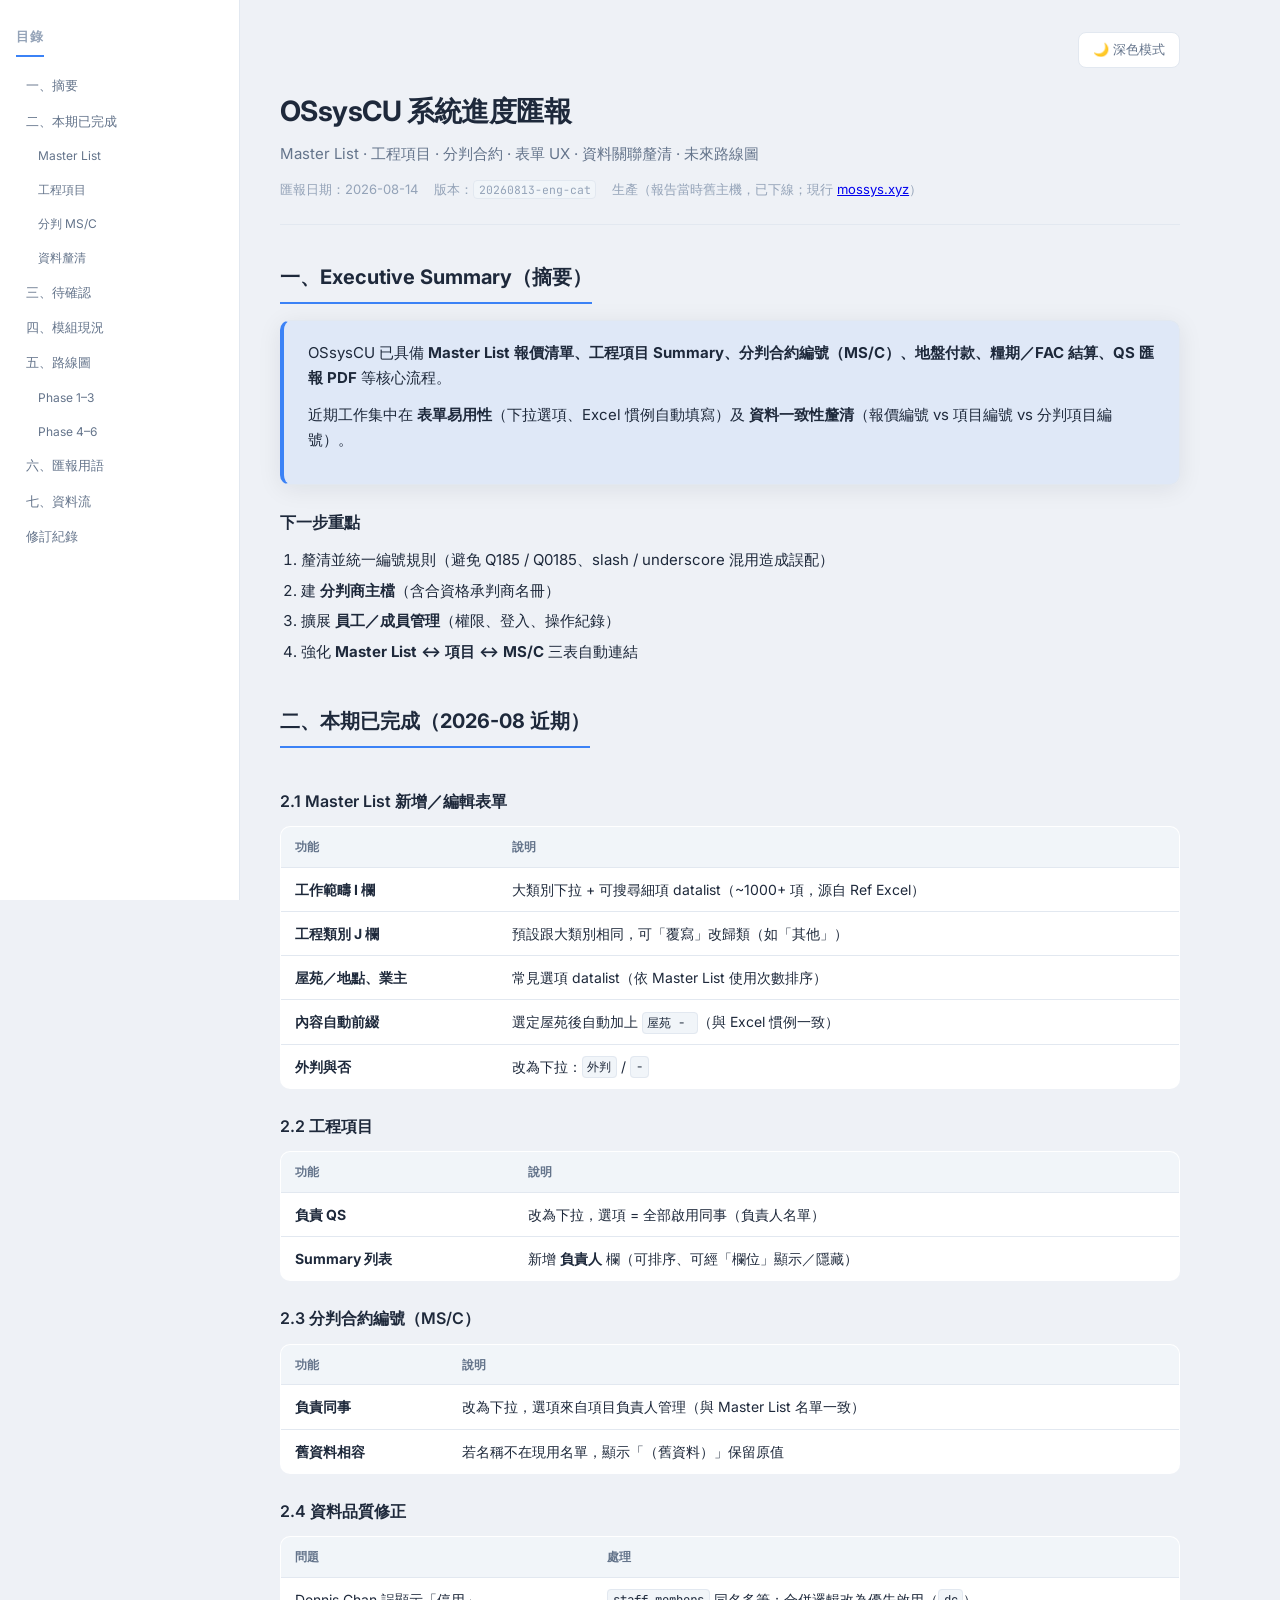
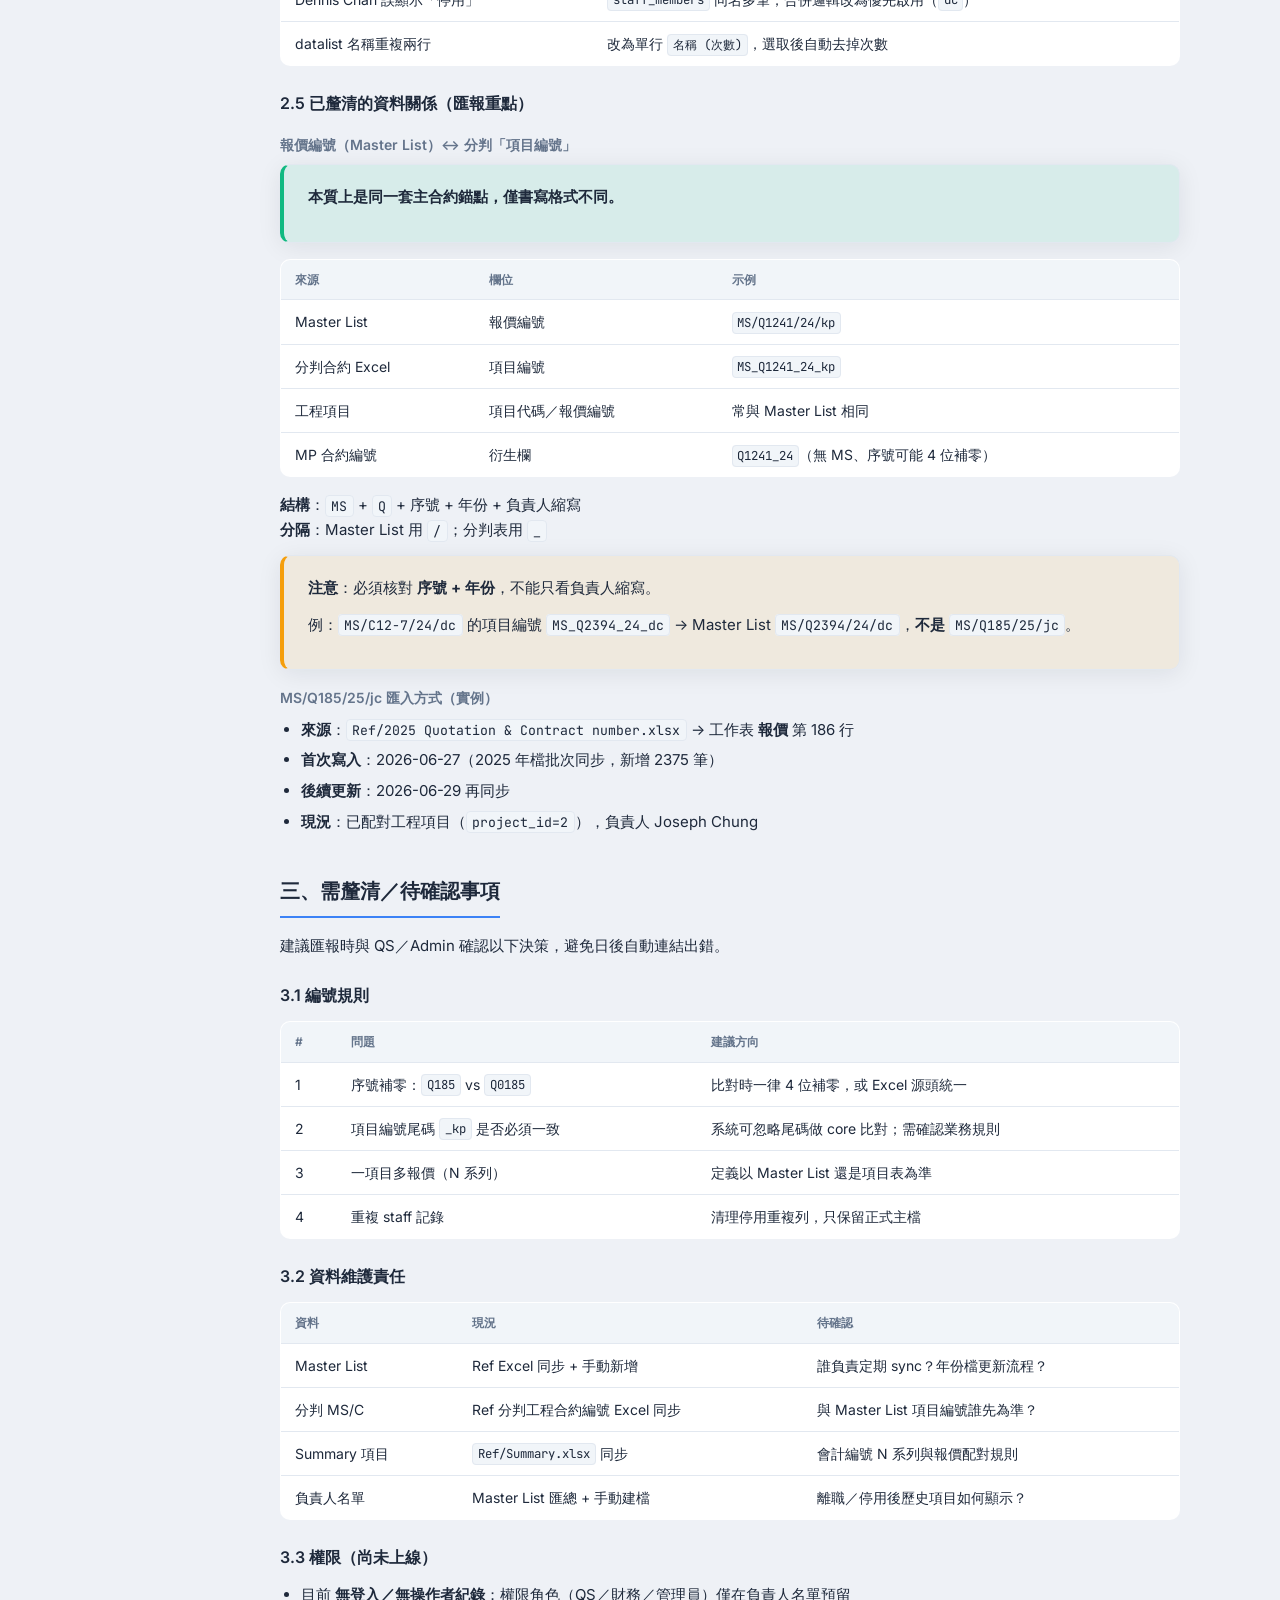
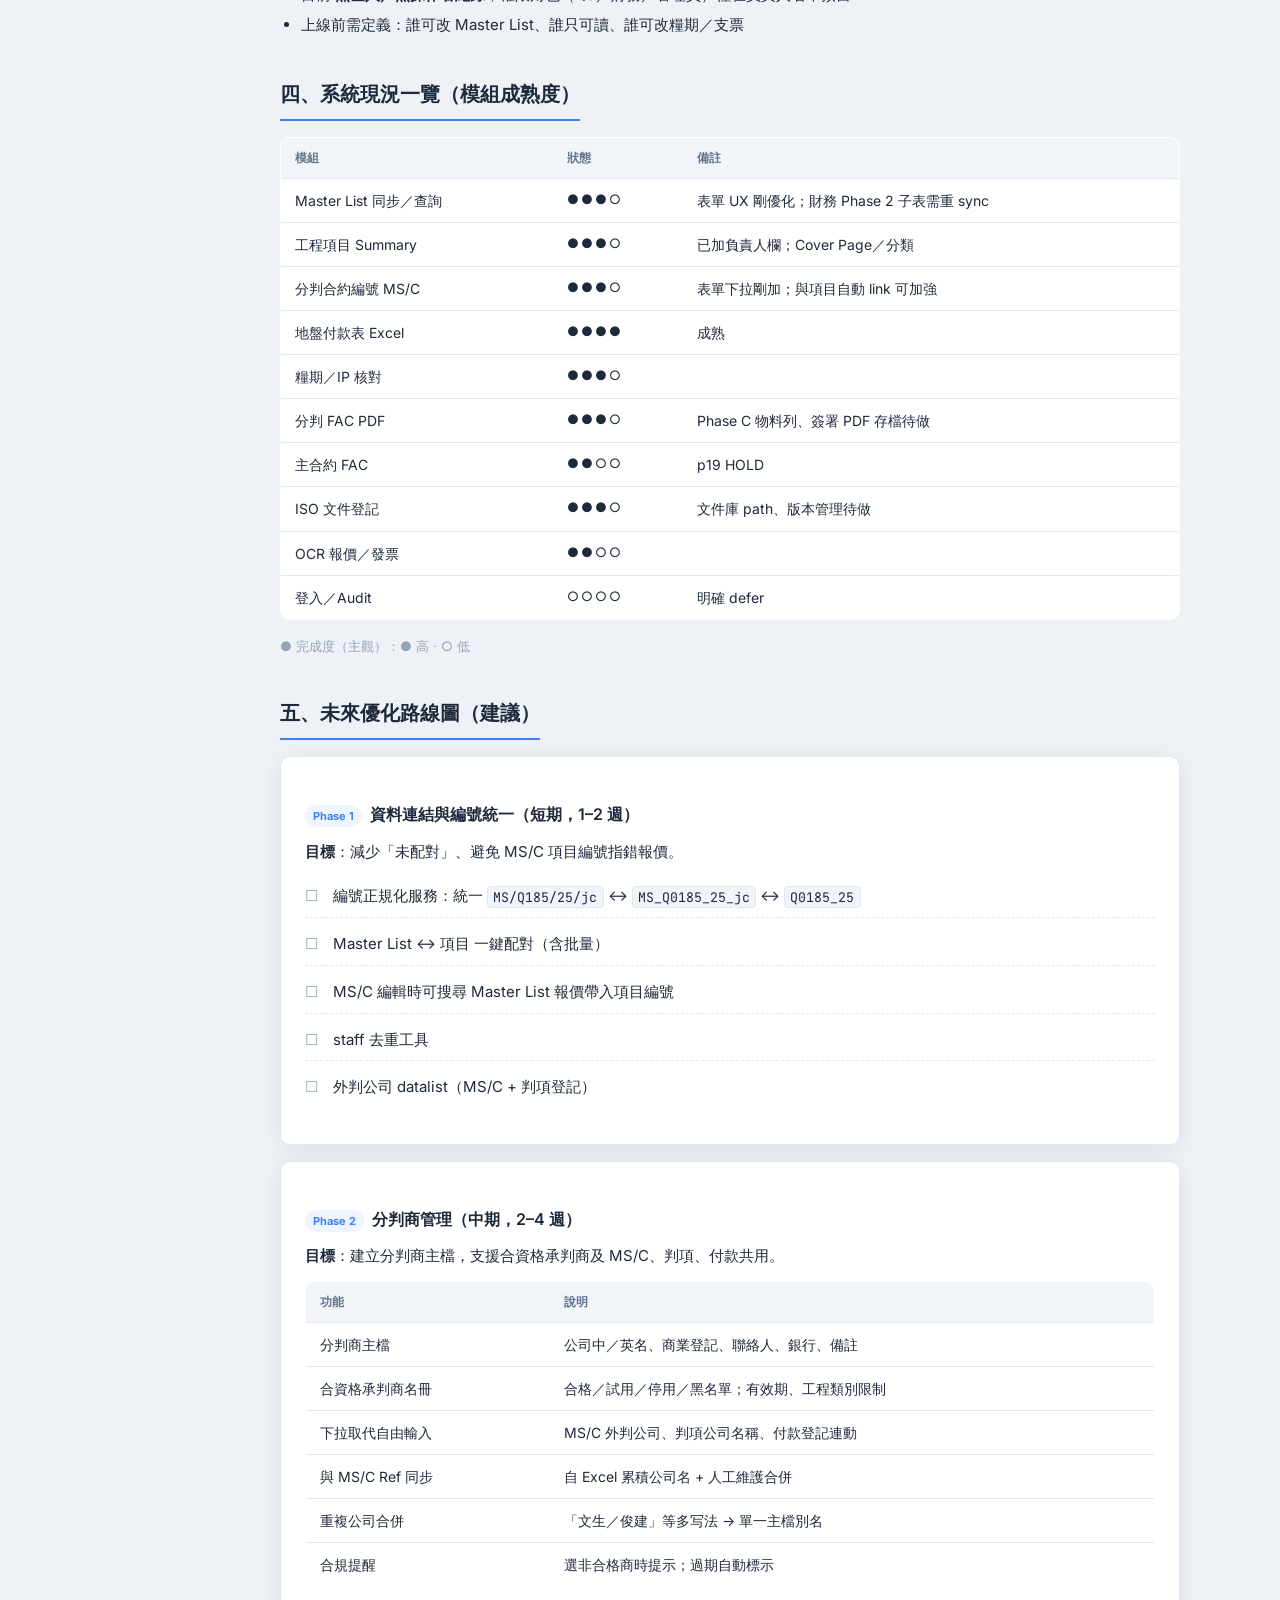
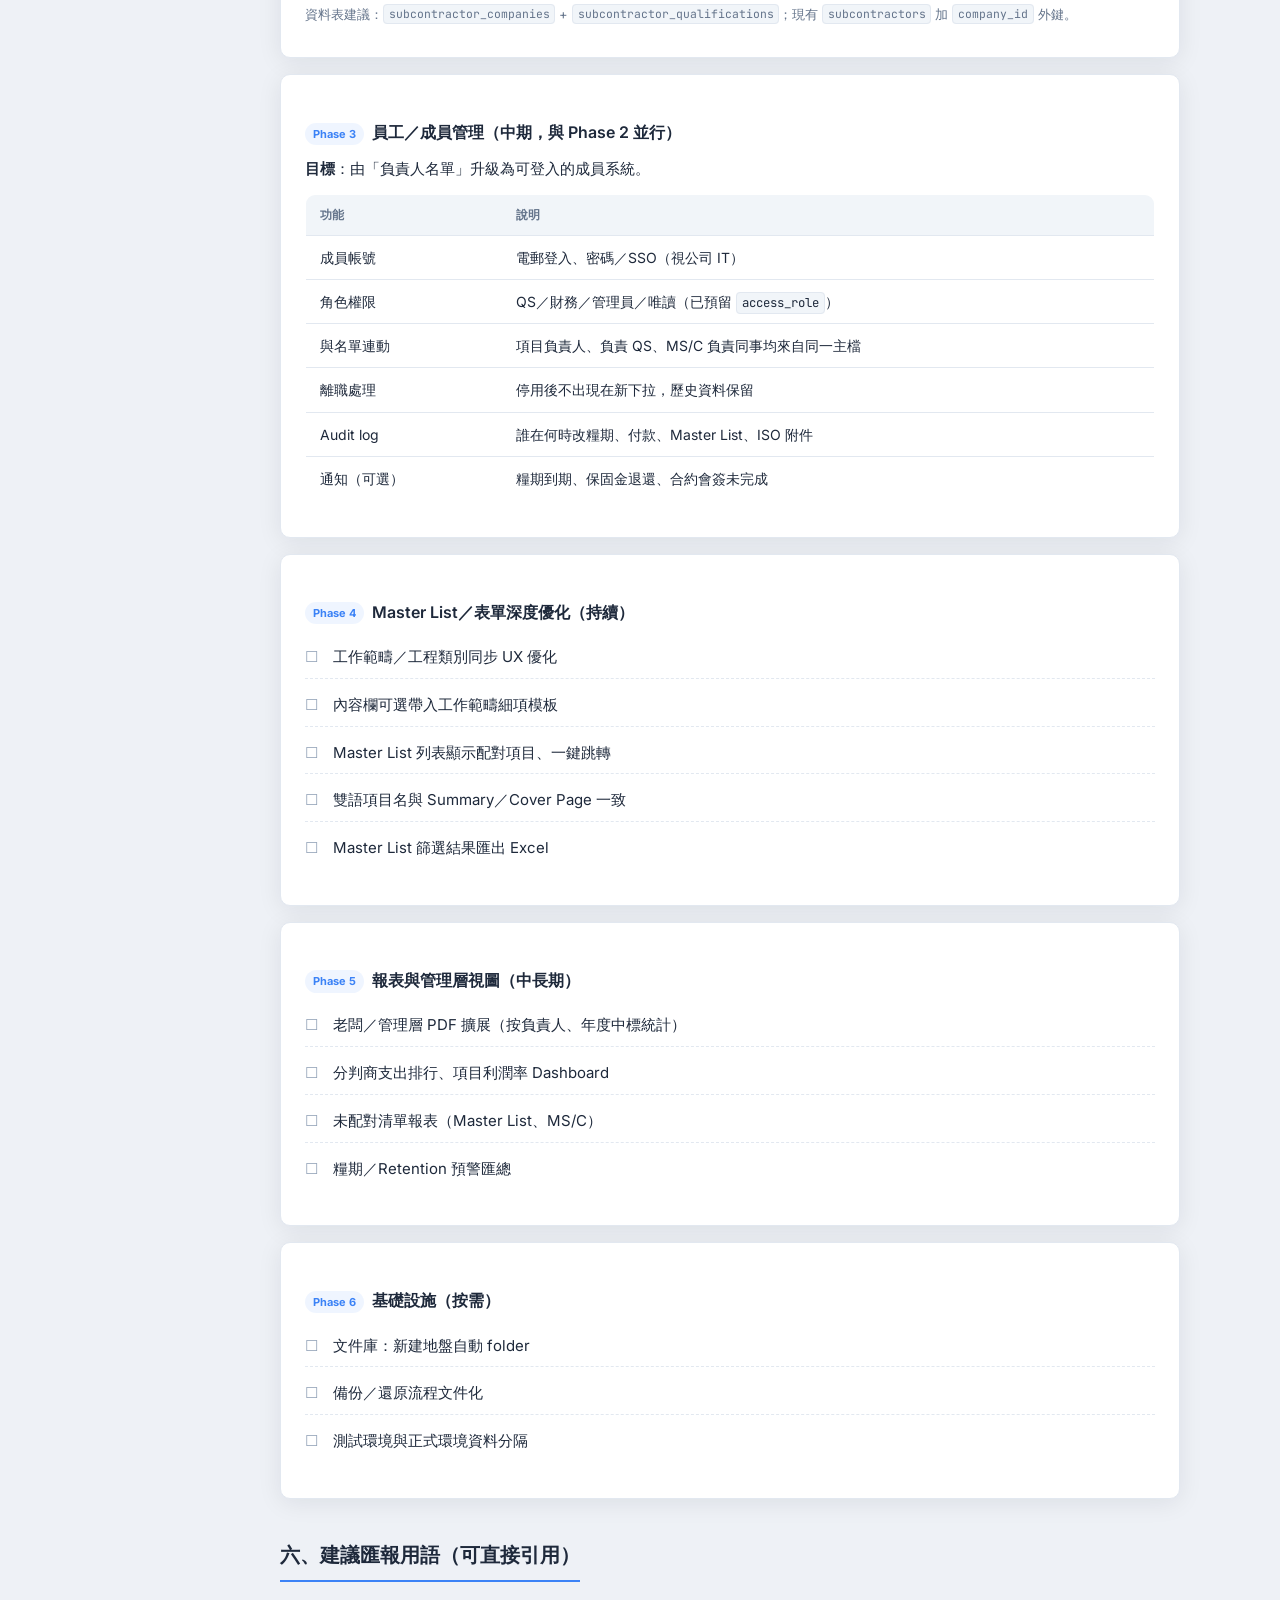
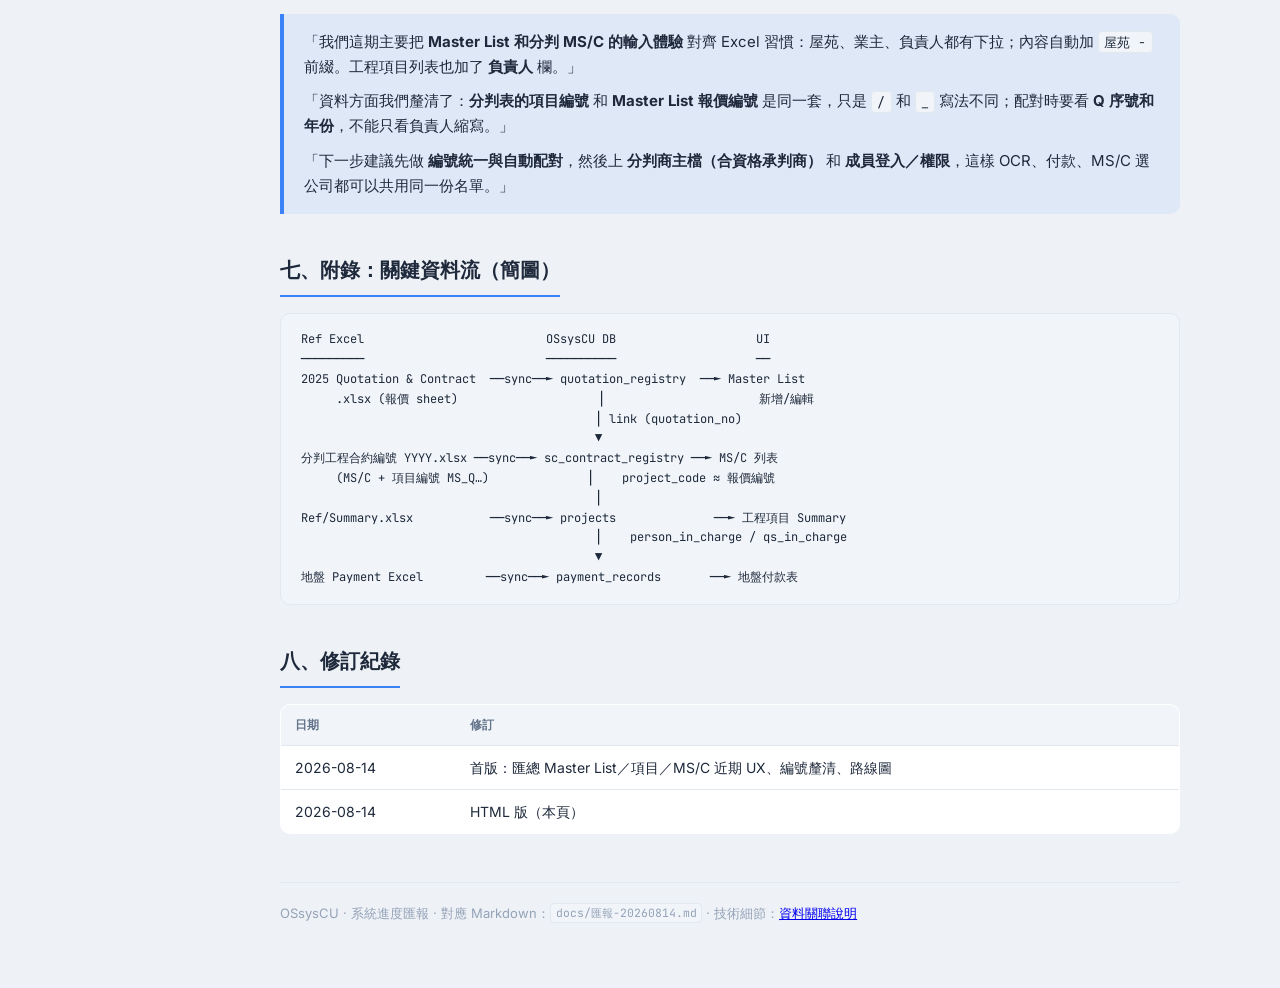
<file: docs/匯報-20260814.html>
<!DOCTYPE html>
<html lang="zh-Hant" data-theme="light">
<head>
  <meta charset="UTF-8">
  <meta name="viewport" content="width=device-width, initial-scale=1.0">
  <title>OSsysCU 系統進度匯報 · 2026-08-14</title>
  <link rel="preconnect" href="https://fonts.googleapis.com">
  <link href="https://fonts.googleapis.com/css2?family=Inter:wght@400;500;600;700&family=JetBrains+Mono:wght@400;500&display=swap" rel="stylesheet">
  <style>
    :root {
      --accent: #3b82f6;
      --accent-dark: #2563eb;
      --radius-md: 10px;
      --radius-lg: 16px;
      --sidebar-w: 240px;
    }
    [data-theme="light"] {
      color-scheme: light;
      --bg: #eef1f6;
      --bg-card: #ffffff;
      --bg-code: #f1f5f9;
      --text: #1e293b;
      --text-secondary: #64748b;
      --text-muted: #94a3b8;
      --border: #e2e8f0;
      --shadow: 0 4px 24px rgba(15, 23, 42, 0.08);
      --accent-bg: rgba(59, 130, 246, 0.08);
      --warn-bg: rgba(245, 158, 11, 0.1);
      --ok-bg: rgba(16, 185, 129, 0.1);
    }
    [data-theme="dark"] {
      color-scheme: dark;
      --bg: #0d1117;
      --bg-card: #1c2230;
      --bg-code: #161b22;
      --text: #e6edf3;
      --text-secondary: #8b949e;
      --text-muted: #5c6370;
      --border: rgba(255, 255, 255, 0.08);
      --shadow: 0 4px 24px rgba(0, 0, 0, 0.4);
      --accent-bg: rgba(59, 130, 246, 0.15);
      --warn-bg: rgba(245, 158, 11, 0.12);
      --ok-bg: rgba(16, 185, 129, 0.12);
    }
    * { box-sizing: border-box; margin: 0; padding: 0; }
    body {
      font-family: Inter, "Microsoft JhengHei", "PingFang TC", sans-serif;
      background: var(--bg);
      color: var(--text);
      line-height: 1.65;
      font-size: 15px;
    }
    code, .mono {
      font-family: "JetBrains Mono", Consolas, monospace;
      font-size: 0.88em;
      background: var(--bg-code);
      padding: 0.12em 0.4em;
      border-radius: 4px;
      border: 1px solid var(--border);
    }
    .layout {
      display: grid;
      grid-template-columns: var(--sidebar-w) 1fr;
      min-height: 100vh;
    }
    .sidebar {
      position: sticky;
      top: 0;
      height: 100vh;
      overflow-y: auto;
      padding: 24px 16px;
      background: var(--bg-card);
      border-right: 1px solid var(--border);
    }
    .sidebar h2 {
      font-size: 13px;
      font-weight: 600;
      color: var(--text-muted);
      text-transform: uppercase;
      letter-spacing: 0.06em;
      margin-bottom: 12px;
    }
    .sidebar nav a {
      display: block;
      padding: 6px 10px;
      margin-bottom: 2px;
      color: var(--text-secondary);
      text-decoration: none;
      font-size: 13px;
      border-radius: 6px;
    }
    .sidebar nav a:hover {
      background: var(--accent-bg);
      color: var(--accent);
    }
    .sidebar nav a.sub { padding-left: 22px; font-size: 12px; }
    .main { padding: 32px 40px 64px; max-width: 980px; }
    .toolbar {
      display: flex;
      justify-content: flex-end;
      margin-bottom: 20px;
    }
    .theme-btn {
      border: 1px solid var(--border);
      background: var(--bg-card);
      color: var(--text-secondary);
      padding: 8px 14px;
      border-radius: 8px;
      cursor: pointer;
      font-size: 13px;
      font-family: inherit;
    }
    .theme-btn:hover { border-color: var(--accent); color: var(--accent); }
    header.doc-header {
      margin-bottom: 36px;
      padding-bottom: 24px;
      border-bottom: 1px solid var(--border);
    }
    header.doc-header h1 {
      font-size: 28px;
      font-weight: 700;
      letter-spacing: -0.02em;
      margin-bottom: 8px;
    }
    header.doc-header .subtitle { color: var(--text-secondary); font-size: 15px; }
    header.doc-header .meta {
      margin-top: 12px;
      font-size: 13px;
      color: var(--text-muted);
      display: flex;
      flex-wrap: wrap;
      gap: 8px 16px;
    }
    section { margin-bottom: 40px; scroll-margin-top: 24px; }
    h2 {
      font-size: 20px;
      font-weight: 700;
      margin-bottom: 16px;
      padding-bottom: 8px;
      border-bottom: 2px solid var(--accent);
      display: inline-block;
    }
    h3 { font-size: 16px; font-weight: 600; margin: 24px 0 12px; }
    h4 { font-size: 14px; font-weight: 600; margin: 16px 0 8px; color: var(--text-secondary); }
    p { margin-bottom: 12px; }
    ul, ol { margin: 0 0 16px 1.4em; }
    li { margin-bottom: 6px; }
    .card {
      background: var(--bg-card);
      border: 1px solid var(--border);
      border-radius: var(--radius-md);
      padding: 20px 24px;
      box-shadow: var(--shadow);
      margin-bottom: 16px;
    }
    .card.highlight {
      border-left: 4px solid var(--accent);
      background: var(--accent-bg);
    }
    .card.warn {
      border-left: 4px solid #f59e0b;
      background: var(--warn-bg);
    }
    .card.ok {
      border-left: 4px solid #10b981;
      background: var(--ok-bg);
    }
    blockquote.quote {
      border-left: 4px solid var(--accent);
      padding: 16px 20px;
      margin: 16px 0;
      background: var(--accent-bg);
      border-radius: 0 var(--radius-md) var(--radius-md) 0;
      color: var(--text);
    }
    blockquote.quote p { margin-bottom: 10px; }
    blockquote.quote p:last-child { margin-bottom: 0; }
    pre.flow {
      font-family: "JetBrains Mono", Consolas, monospace;
      font-size: 12px;
      line-height: 1.65;
      background: var(--bg-code);
      border: 1px solid var(--border);
      border-radius: var(--radius-md);
      padding: 16px 20px;
      overflow-x: auto;
      margin-bottom: 16px;
    }
    table {
      width: 100%;
      border-collapse: collapse;
      font-size: 14px;
      margin-bottom: 16px;
      background: var(--bg-card);
      border: 1px solid var(--border);
      border-radius: var(--radius-md);
      overflow: hidden;
    }
    th, td {
      padding: 10px 14px;
      text-align: left;
      border-bottom: 1px solid var(--border);
      vertical-align: top;
    }
    th {
      background: var(--bg-code);
      font-weight: 600;
      font-size: 12px;
      color: var(--text-secondary);
    }
    tr:last-child td { border-bottom: none; }
    tr:hover td { background: var(--accent-bg); }
    .phase-tag {
      display: inline-block;
      font-size: 11px;
      font-weight: 700;
      padding: 2px 8px;
      border-radius: 999px;
      background: var(--accent-bg);
      color: var(--accent);
      margin-right: 8px;
      vertical-align: middle;
    }
    .todo-list { list-style: none; margin-left: 0; }
    .todo-list li {
      padding: 8px 0 8px 28px;
      position: relative;
      border-bottom: 1px dashed var(--border);
    }
    .todo-list li:last-child { border-bottom: none; }
    .todo-list li::before {
      content: "☐";
      position: absolute;
      left: 0;
      color: var(--text-muted);
    }
    .maturity { letter-spacing: 2px; font-size: 13px; }
    footer {
      margin-top: 48px;
      padding-top: 20px;
      border-top: 1px solid var(--border);
      font-size: 13px;
      color: var(--text-muted);
    }
    @media (max-width: 860px) {
      .layout { grid-template-columns: 1fr; }
      .sidebar { position: static; height: auto; border-right: none; border-bottom: 1px solid var(--border); }
      .main { padding: 24px 20px 48px; }
    }
    @media print {
      .sidebar, .toolbar { display: none; }
      .layout { display: block; }
      .main { max-width: none; padding: 0; }
      body { background: #fff; }
      .card { box-shadow: none; break-inside: avoid; }
    }
  </style>
</head>
<body>
  <div class="layout">
    <aside class="sidebar">
      <h2>目錄</h2>
      <nav>
        <a href="#summary">一、摘要</a>
        <a href="#done">二、本期已完成</a>
        <a href="#done-ml" class="sub">Master List</a>
        <a href="#done-proj" class="sub">工程項目</a>
        <a href="#done-sc" class="sub">分判 MS/C</a>
        <a href="#done-data" class="sub">資料釐清</a>
        <a href="#open">三、待確認</a>
        <a href="#status">四、模組現況</a>
        <a href="#roadmap">五、路線圖</a>
        <a href="#roadmap-p1" class="sub">Phase 1–3</a>
        <a href="#roadmap-p4" class="sub">Phase 4–6</a>
        <a href="#script">六、匯報用語</a>
        <a href="#flow">七、資料流</a>
        <a href="#rev">修訂紀錄</a>
      </nav>
    </aside>

    <main class="main">
      <div class="toolbar">
        <button type="button" class="theme-btn" id="themeBtn">🌙 深色模式</button>
      </div>

      <header class="doc-header">
        <h1>OSsysCU 系統進度匯報</h1>
        <p class="subtitle">Master List · 工程項目 · 分判合約 · 表單 UX · 資料關聯釐清 · 未來路線圖</p>
        <div class="meta">
          <span>匯報日期：2026-08-14</span>
          <span>版本：<code>20260813-eng-cat</code></span>
          <span>生產（報告當時舊主機，已下線；現行 <a href="https://mossys.xyz" target="_blank" rel="noopener">mossys.xyz</a>）</span>
        </div>
      </header>

      <section id="summary">
        <h2>一、Executive Summary（摘要）</h2>
        <div class="card highlight">
          <p>OSsysCU 已具備 <strong>Master List 報價清單、工程項目 Summary、分判合約編號（MS/C）、地盤付款、糧期／FAC 結算、QS 匯報 PDF</strong> 等核心流程。</p>
          <p>近期工作集中在 <strong>表單易用性</strong>（下拉選項、Excel 慣例自動填寫）及 <strong>資料一致性釐清</strong>（報價編號 vs 項目編號 vs 分判項目編號）。</p>
        </div>
        <h3>下一步重點</h3>
        <ol>
          <li>釐清並統一編號規則（避免 Q185 / Q0185、slash / underscore 混用造成誤配）</li>
          <li>建 <strong>分判商主檔</strong>（含合資格承判商名冊）</li>
          <li>擴展 <strong>員工／成員管理</strong>（權限、登入、操作紀錄）</li>
          <li>強化 <strong>Master List ↔ 項目 ↔ MS/C</strong> 三表自動連結</li>
        </ol>
      </section>

      <section id="done">
        <h2>二、本期已完成（2026-08 近期）</h2>

        <h3 id="done-ml">2.1 Master List 新增／編輯表單</h3>
        <table>
          <thead><tr><th>功能</th><th>說明</th></tr></thead>
          <tbody>
            <tr><td><strong>工作範疇 I 欄</strong></td><td>大類別下拉 + 可搜尋細項 datalist（~1000+ 項，源自 Ref Excel）</td></tr>
            <tr><td><strong>工程類別 J 欄</strong></td><td>預設跟大類別相同，可「覆寫」改歸類（如「其他」）</td></tr>
            <tr><td><strong>屋苑／地點、業主</strong></td><td>常見選項 datalist（依 Master List 使用次數排序）</td></tr>
            <tr><td><strong>內容自動前綴</strong></td><td>選定屋苑後自動加上 <code>屋苑 - </code>（與 Excel 慣例一致）</td></tr>
            <tr><td><strong>外判與否</strong></td><td>改為下拉：<code>外判</code> / <code>-</code></td></tr>
          </tbody>
        </table>

        <h3 id="done-proj">2.2 工程項目</h3>
        <table>
          <thead><tr><th>功能</th><th>說明</th></tr></thead>
          <tbody>
            <tr><td><strong>負責 QS</strong></td><td>改為下拉，選項 = 全部啟用同事（負責人名單）</td></tr>
            <tr><td><strong>Summary 列表</strong></td><td>新增 <strong>負責人</strong> 欄（可排序、可經「欄位」顯示／隱藏）</td></tr>
          </tbody>
        </table>

        <h3 id="done-sc">2.3 分判合約編號（MS/C）</h3>
        <table>
          <thead><tr><th>功能</th><th>說明</th></tr></thead>
          <tbody>
            <tr><td><strong>負責同事</strong></td><td>改為下拉，選項來自項目負責人管理（與 Master List 名單一致）</td></tr>
            <tr><td><strong>舊資料相容</strong></td><td>若名稱不在現用名單，顯示「（舊資料）」保留原值</td></tr>
          </tbody>
        </table>

        <h3>2.4 資料品質修正</h3>
        <table>
          <thead><tr><th>問題</th><th>處理</th></tr></thead>
          <tbody>
            <tr><td>Dennis Chan 誤顯示「停用」</td><td><code>staff_members</code> 同名多筆；合併邏輯改為優先啟用（<code>dc</code>）</td></tr>
            <tr><td>datalist 名稱重複兩行</td><td>改為單行 <code>名稱 (次數)</code>，選取後自動去掉次數</td></tr>
          </tbody>
        </table>

        <h3 id="done-data">2.5 已釐清的資料關係（匯報重點）</h3>
        <h4>報價編號（Master List）↔ 分判「項目編號」</h4>
        <div class="card ok">
          <p><strong>本質上是同一套主合約錨點，僅書寫格式不同。</strong></p>
        </div>
        <table>
          <thead><tr><th>來源</th><th>欄位</th><th>示例</th></tr></thead>
          <tbody>
            <tr><td>Master List</td><td>報價編號</td><td><code>MS/Q1241/24/kp</code></td></tr>
            <tr><td>分判合約 Excel</td><td>項目編號</td><td><code>MS_Q1241_24_kp</code></td></tr>
            <tr><td>工程項目</td><td>項目代碼／報價編號</td><td>常與 Master List 相同</td></tr>
            <tr><td>MP 合約編號</td><td>衍生欄</td><td><code>Q1241_24</code>（無 MS、序號可能 4 位補零）</td></tr>
          </tbody>
        </table>
        <p><strong>結構</strong>：<code>MS</code> + <code>Q</code> + 序號 + 年份 + 負責人縮寫<br>
        <strong>分隔</strong>：Master List 用 <code>/</code>；分判表用 <code>_</code></p>
        <div class="card warn">
          <p><strong>注意</strong>：必須核對 <strong>序號 + 年份</strong>，不能只看負責人縮寫。</p>
          <p>例：<code>MS/C12-7/24/dc</code> 的項目編號 <code>MS_Q2394_24_dc</code> → Master List <code>MS/Q2394/24/dc</code>，<strong>不是</strong> <code>MS/Q185/25/jc</code>。</p>
        </div>

        <h4>MS/Q185/25/jc 匯入方式（實例）</h4>
        <ul>
          <li><strong>來源</strong>：<code>Ref/2025 Quotation &amp; Contract number.xlsx</code> → 工作表 <strong>報價</strong> 第 186 行</li>
          <li><strong>首次寫入</strong>：2026-06-27（2025 年檔批次同步，新增 2375 筆）</li>
          <li><strong>後續更新</strong>：2026-06-29 再同步</li>
          <li><strong>現況</strong>：已配對工程項目（<code>project_id=2</code>），負責人 Joseph Chung</li>
        </ul>
      </section>

      <section id="open">
        <h2>三、需釐清／待確認事項</h2>
        <p>建議匯報時與 QS／Admin 確認以下決策，避免日後自動連結出錯。</p>

        <h3>3.1 編號規則</h3>
        <table>
          <thead><tr><th>#</th><th>問題</th><th>建議方向</th></tr></thead>
          <tbody>
            <tr><td>1</td><td>序號補零：<code>Q185</code> vs <code>Q0185</code></td><td>比對時一律 4 位補零，或 Excel 源頭統一</td></tr>
            <tr><td>2</td><td>項目編號尾碼 <code>_kp</code> 是否必須一致</td><td>系統可忽略尾碼做 core 比對；需確認業務規則</td></tr>
            <tr><td>3</td><td>一項目多報價（N 系列）</td><td>定義以 Master List 還是項目表為準</td></tr>
            <tr><td>4</td><td>重複 staff 記錄</td><td>清理停用重複列，只保留正式主檔</td></tr>
          </tbody>
        </table>

        <h3>3.2 資料維護責任</h3>
        <table>
          <thead><tr><th>資料</th><th>現況</th><th>待確認</th></tr></thead>
          <tbody>
            <tr><td>Master List</td><td>Ref Excel 同步 + 手動新增</td><td>誰負責定期 sync？年份檔更新流程？</td></tr>
            <tr><td>分判 MS/C</td><td>Ref 分判工程合約編號 Excel 同步</td><td>與 Master List 項目編號誰先為準？</td></tr>
            <tr><td>Summary 項目</td><td><code>Ref/Summary.xlsx</code> 同步</td><td>會計編號 N 系列與報價配對規則</td></tr>
            <tr><td>負責人名單</td><td>Master List 匯總 + 手動建檔</td><td>離職／停用後歷史項目如何顯示？</td></tr>
          </tbody>
        </table>

        <h3>3.3 權限（尚未上線）</h3>
        <ul>
          <li>目前 <strong>無登入／無操作者紀錄</strong>；權限角色（QS／財務／管理員）僅在負責人名單預留</li>
          <li>上線前需定義：誰可改 Master List、誰只可讀、誰可改糧期／支票</li>
        </ul>
      </section>

      <section id="status">
        <h2>四、系統現況一覽（模組成熟度）</h2>
        <table>
          <thead><tr><th>模組</th><th>狀態</th><th>備註</th></tr></thead>
          <tbody>
            <tr><td>Master List 同步／查詢</td><td class="maturity">●●●○</td><td>表單 UX 剛優化；財務 Phase 2 子表需重 sync</td></tr>
            <tr><td>工程項目 Summary</td><td class="maturity">●●●○</td><td>已加負責人欄；Cover Page／分類</td></tr>
            <tr><td>分判合約編號 MS/C</td><td class="maturity">●●●○</td><td>表單下拉剛加；與項目自動 link 可加強</td></tr>
            <tr><td>地盤付款表 Excel</td><td class="maturity">●●●●</td><td>成熟</td></tr>
            <tr><td>糧期／IP 核對</td><td class="maturity">●●●○</td><td></td></tr>
            <tr><td>分判 FAC PDF</td><td class="maturity">●●●○</td><td>Phase C 物料列、簽署 PDF 存檔待做</td></tr>
            <tr><td>主合約 FAC</td><td class="maturity">●●○○</td><td>p19 HOLD</td></tr>
            <tr><td>ISO 文件登記</td><td class="maturity">●●●○</td><td>文件庫 path、版本管理待做</td></tr>
            <tr><td>OCR 報價／發票</td><td class="maturity">●●○○</td><td></td></tr>
            <tr><td>登入／Audit</td><td class="maturity">○○○○</td><td>明確 defer</td></tr>
          </tbody>
        </table>
        <p style="font-size:13px;color:var(--text-muted)">● 完成度（主觀）：● 高 · ○ 低</p>
      </section>

      <section id="roadmap">
        <h2>五、未來優化路線圖（建議）</h2>

        <div class="card" id="roadmap-p1">
          <h3><span class="phase-tag">Phase 1</span>資料連結與編號統一（短期，1–2 週）</h3>
          <p><strong>目標</strong>：減少「未配對」、避免 MS/C 項目編號指錯報價。</p>
          <ul class="todo-list">
            <li>編號正規化服務：統一 <code>MS/Q185/25/jc</code> ↔ <code>MS_Q0185_25_jc</code> ↔ <code>Q0185_25</code></li>
            <li>Master List ↔ 項目 一鍵配對（含批量）</li>
            <li>MS/C 編輯時可搜尋 Master List 報價帶入項目編號</li>
            <li>staff 去重工具</li>
            <li>外判公司 datalist（MS/C + 判項登記）</li>
          </ul>
        </div>

        <div class="card">
          <h3><span class="phase-tag">Phase 2</span>分判商管理（中期，2–4 週）</h3>
          <p><strong>目標</strong>：建立分判商主檔，支援合資格承判商及 MS/C、判項、付款共用。</p>
          <table>
            <thead><tr><th>功能</th><th>說明</th></tr></thead>
            <tbody>
              <tr><td>分判商主檔</td><td>公司中／英名、商業登記、聯絡人、銀行、備註</td></tr>
              <tr><td>合資格承判商名冊</td><td>合格／試用／停用／黑名單；有效期、工程類別限制</td></tr>
              <tr><td>下拉取代自由輸入</td><td>MS/C 外判公司、判項公司名稱、付款登記連動</td></tr>
              <tr><td>與 MS/C Ref 同步</td><td>自 Excel 累積公司名 + 人工維護合併</td></tr>
              <tr><td>重複公司合併</td><td>「文生／俊建」等多写法 → 單一主檔別名</td></tr>
              <tr><td>合規提醒</td><td>選非合格商時提示；過期自動標示</td></tr>
            </tbody>
          </table>
          <p style="font-size:13px;color:var(--text-secondary)">資料表建議：<code>subcontractor_companies</code> + <code>subcontractor_qualifications</code>；現有 <code>subcontractors</code> 加 <code>company_id</code> 外鍵。</p>
        </div>

        <div class="card">
          <h3><span class="phase-tag">Phase 3</span>員工／成員管理（中期，與 Phase 2 並行）</h3>
          <p><strong>目標</strong>：由「負責人名單」升級為可登入的成員系統。</p>
          <table>
            <thead><tr><th>功能</th><th>說明</th></tr></thead>
            <tbody>
              <tr><td>成員帳號</td><td>電郵登入、密碼／SSO（視公司 IT）</td></tr>
              <tr><td>角色權限</td><td>QS／財務／管理員／唯讀（已預留 <code>access_role</code>）</td></tr>
              <tr><td>與名單連動</td><td>項目負責人、負責 QS、MS/C 負責同事均來自同一主檔</td></tr>
              <tr><td>離職處理</td><td>停用後不出現在新下拉，歷史資料保留</td></tr>
              <tr><td>Audit log</td><td>誰在何時改糧期、付款、Master List、ISO 附件</td></tr>
              <tr><td>通知（可選）</td><td>糧期到期、保固金退還、合約會簽未完成</td></tr>
            </tbody>
          </table>
        </div>

        <div class="card" id="roadmap-p4">
          <h3><span class="phase-tag">Phase 4</span>Master List／表單深度優化（持續）</h3>
          <ul class="todo-list">
            <li>工作範疇／工程類別同步 UX 優化</li>
            <li>內容欄可選帶入工作範疇細項模板</li>
            <li>Master List 列表顯示配對項目、一鍵跳轉</li>
            <li>雙語項目名與 Summary／Cover Page 一致</li>
            <li>Master List 篩選結果匯出 Excel</li>
          </ul>
        </div>

        <div class="card">
          <h3><span class="phase-tag">Phase 5</span>報表與管理層視圖（中長期）</h3>
          <ul class="todo-list">
            <li>老闆／管理層 PDF 擴展（按負責人、年度中標統計）</li>
            <li>分判商支出排行、項目利潤率 Dashboard</li>
            <li>未配對清單報表（Master List、MS/C）</li>
            <li>糧期／Retention 預警匯總</li>
          </ul>
        </div>

        <div class="card">
          <h3><span class="phase-tag">Phase 6</span>基礎設施（按需）</h3>
          <ul class="todo-list">
            <li>文件庫：新建地盤自動 folder</li>
            <li>備份／還原流程文件化</li>
            <li>測試環境與正式環境資料分隔</li>
          </ul>
        </div>
      </section>

      <section id="script">
        <h2>六、建議匯報用語（可直接引用）</h2>
        <blockquote class="quote">
          <p>「我們這期主要把 <strong>Master List 和分判 MS/C 的輸入體驗</strong> 對齊 Excel 習慣：屋苑、業主、負責人都有下拉；內容自動加 <code>屋苑 -</code> 前綴。工程項目列表也加了 <strong>負責人</strong> 欄。」</p>
          <p>「資料方面我們釐清了：<strong>分判表的項目編號</strong> 和 <strong>Master List 報價編號</strong> 是同一套，只是 <code>/</code> 和 <code>_</code> 寫法不同；配對時要看 <strong>Q 序號和年份</strong>，不能只看負責人縮寫。」</p>
          <p>「下一步建議先做 <strong>編號統一與自動配對</strong>，然後上 <strong>分判商主檔（合資格承判商）</strong> 和 <strong>成員登入／權限</strong>，這樣 OCR、付款、MS/C 選公司都可以共用同一份名單。」</p>
        </blockquote>
      </section>

      <section id="flow">
        <h2>七、附錄：關鍵資料流（簡圖）</h2>
        <pre class="flow">Ref Excel                          OSsysCU DB                    UI
─────────                          ──────────                    ──
2025 Quotation &amp; Contract  ──sync──► quotation_registry  ──► Master List
     .xlsx (報價 sheet)                    │                      新增/編輯
                                          │ link (quotation_no)
                                          ▼
分判工程合約編號 YYYY.xlsx ──sync──► sc_contract_registry ──► MS/C 列表
     (MS/C + 項目編號 MS_Q…)              │    project_code ≈ 報價編號
                                          │
Ref/Summary.xlsx           ──sync──► projects              ──► 工程項目 Summary
                                          │    person_in_charge / qs_in_charge
                                          ▼
地盤 Payment Excel         ──sync──► payment_records       ──► 地盤付款表</pre>
      </section>

      <section id="rev">
        <h2>八、修訂紀錄</h2>
        <table>
          <thead><tr><th>日期</th><th>修訂</th></tr></thead>
          <tbody>
            <tr><td>2026-08-14</td><td>首版：匯總 Master List／項目／MS/C 近期 UX、編號釐清、路線圖</td></tr>
            <tr><td>2026-08-14</td><td>HTML 版（本頁）</td></tr>
          </tbody>
        </table>
      </section>

      <footer>
        OSsysCU · 系統進度匯報 · 對應 Markdown：<code>docs/匯報-20260814.md</code> ·
        技術細節：<a href="資料關聯說明.html">資料關聯說明</a>
      </footer>
    </main>
  </div>

  <script>
    const html = document.documentElement;
    const btn = document.getElementById('themeBtn');
    function applyTheme(theme) {
      html.setAttribute('data-theme', theme);
      localStorage.setItem('qs_doc_theme', theme);
      btn.textContent = theme === 'dark' ? '☀️ 淺色模式' : '🌙 深色模式';
    }
    applyTheme(localStorage.getItem('qs_doc_theme') || 'light');
    btn.addEventListener('click', () => {
      applyTheme(html.getAttribute('data-theme') === 'dark' ? 'light' : 'dark');
    });
  </script>
</body>
</html>
</file>
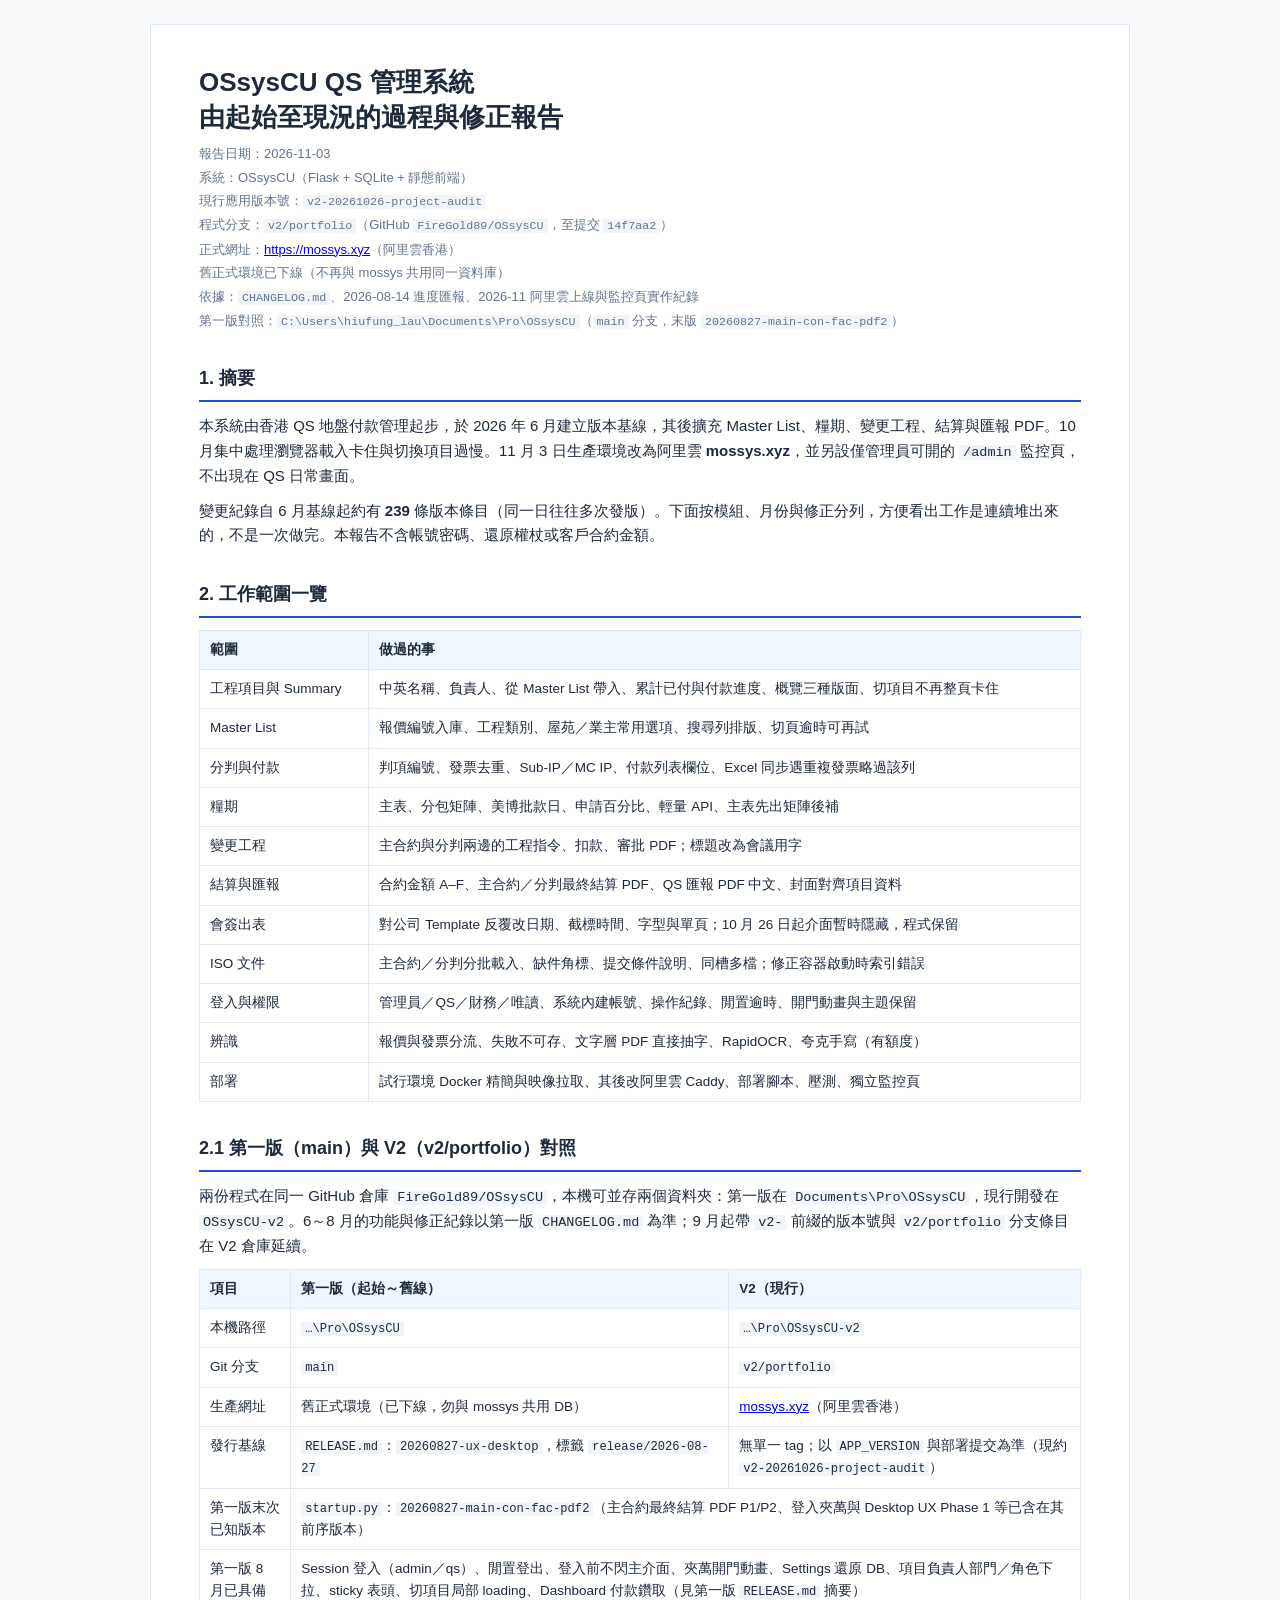
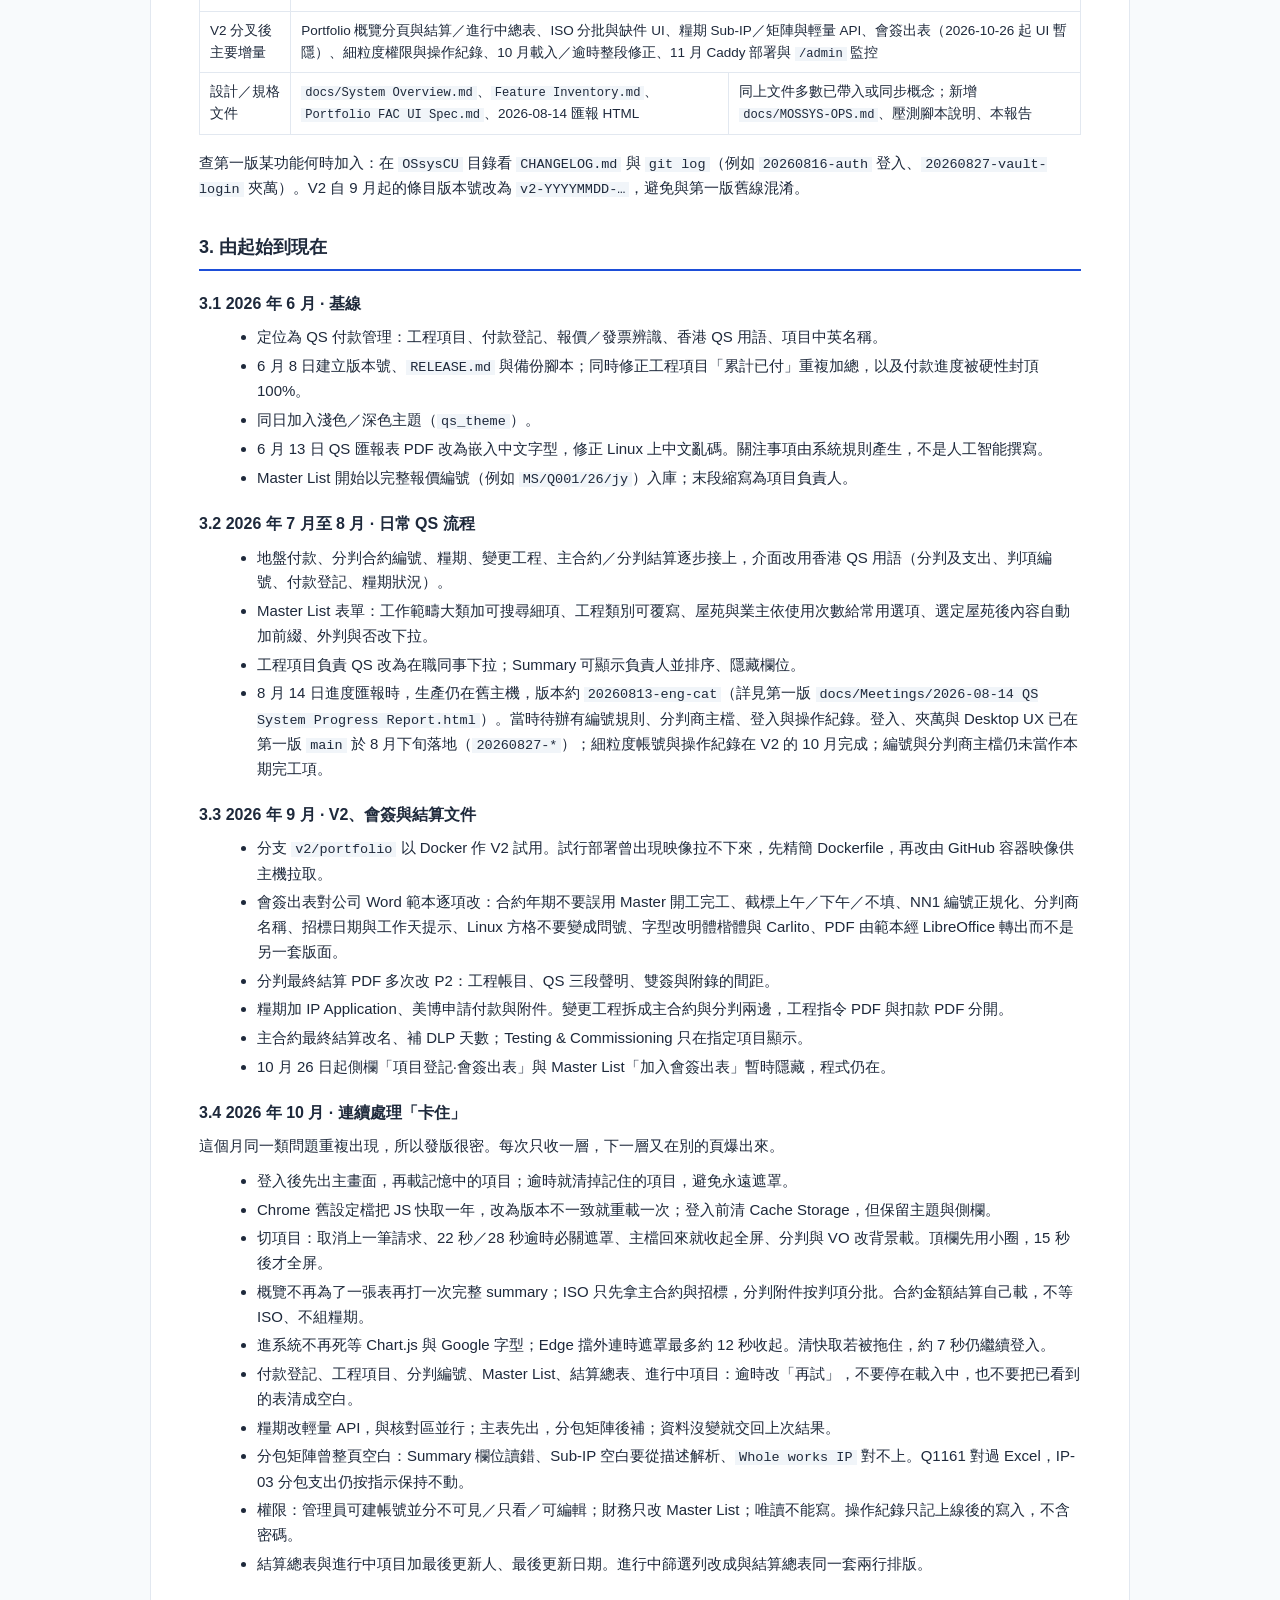
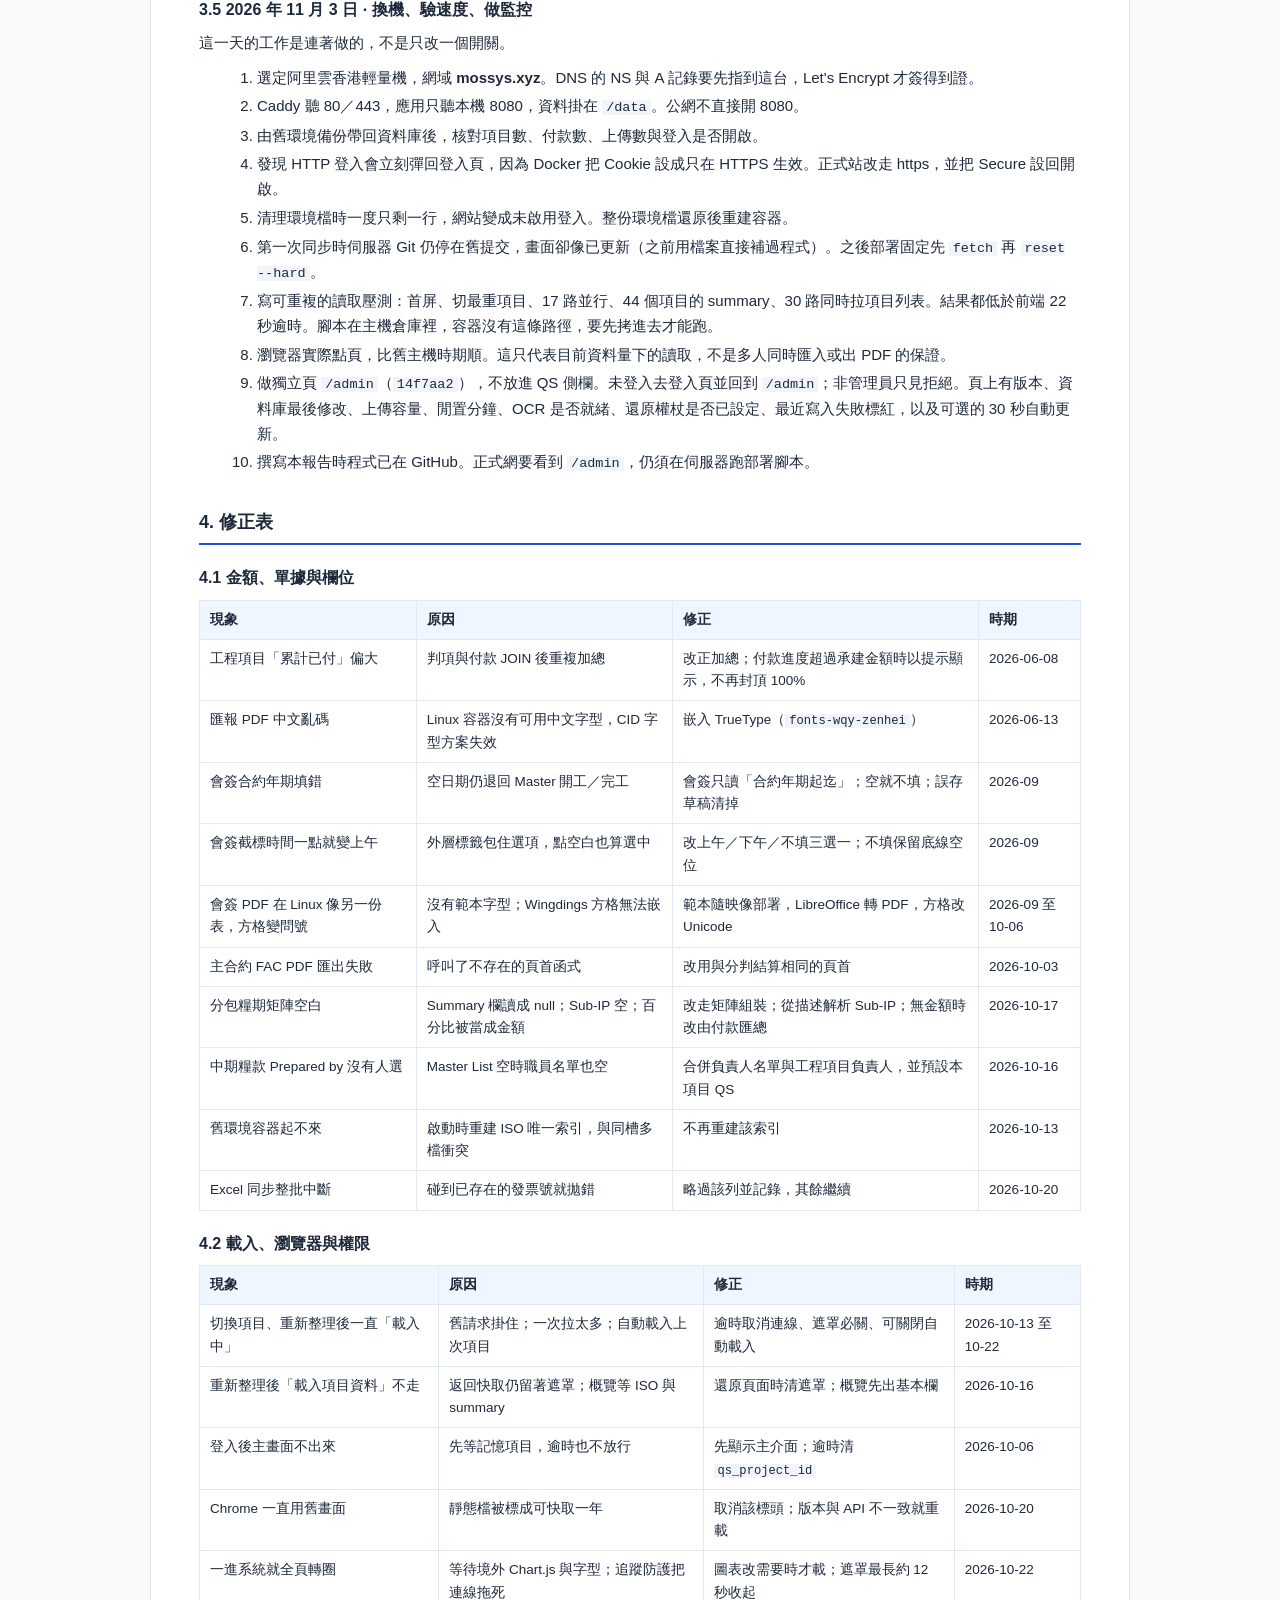
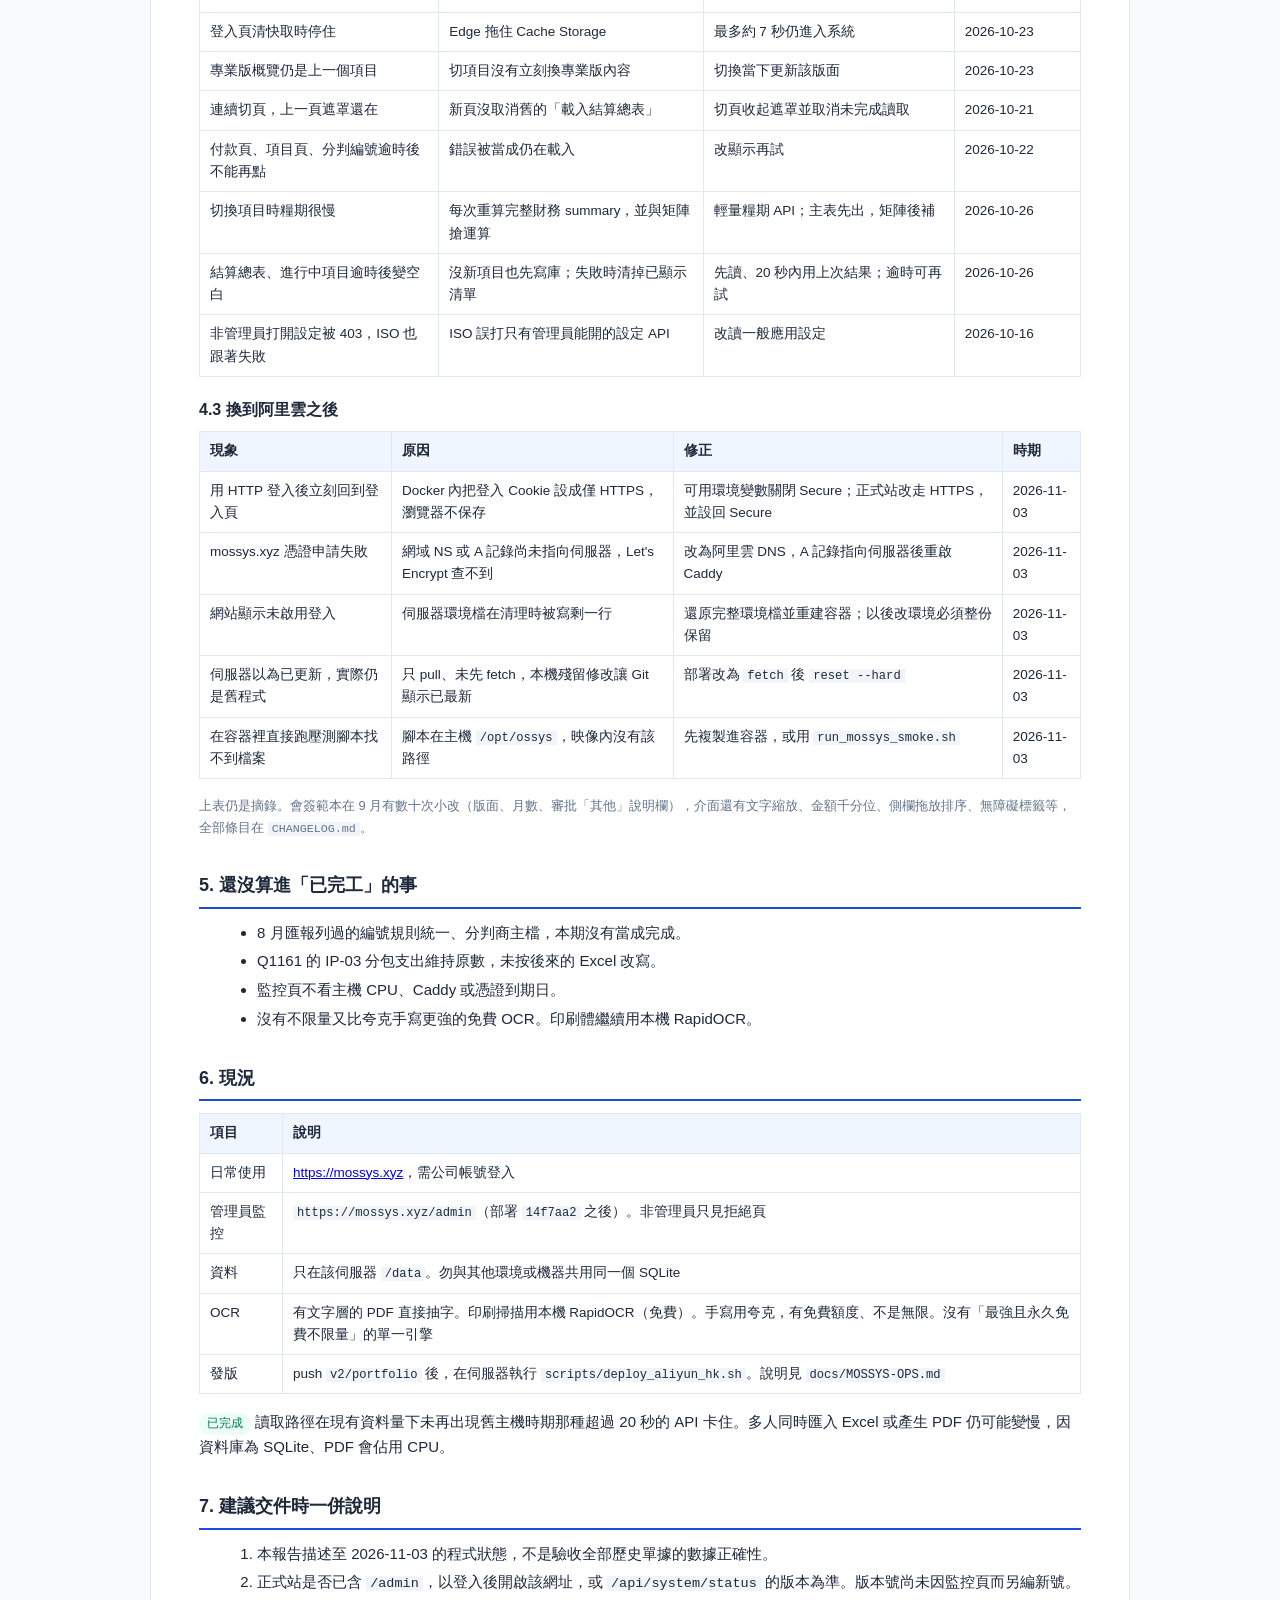
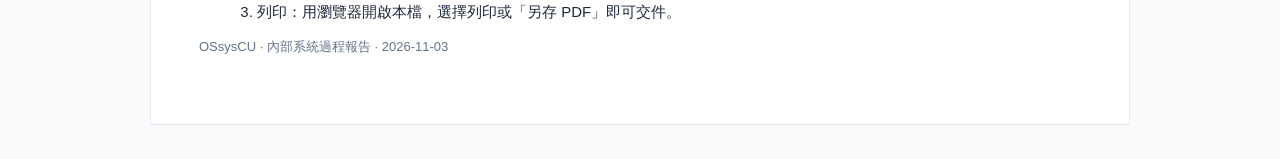
<file: docs/匯報-20261103-系統過程與修正.html>
<!DOCTYPE html>
<html lang="zh-Hant">
<head>
  <meta charset="UTF-8">
  <meta name="viewport" content="width=device-width, initial-scale=1.0">
  <title>OSsysCU 系統過程與修正報告 · 2026-11-03</title>
  <style>
    :root {
      --text: #1e293b;
      --muted: #64748b;
      --line: #e2e8f0;
      --bg: #f8fafc;
      --card: #fff;
      --accent: #1d4ed8;
      --ok: #047857;
      --warn: #b45309;
    }
    * { box-sizing: border-box; }
    body {
      margin: 0;
      font-family: "Microsoft JhengHei", "PingFang TC", Inter, sans-serif;
      color: var(--text);
      background: var(--bg);
      line-height: 1.65;
      font-size: 15px;
    }
    .sheet {
      max-width: 980px;
      margin: 24px auto 48px;
      background: var(--card);
      border: 1px solid var(--line);
      padding: 40px 48px 56px;
    }
    h1 { font-size: 26px; line-height: 1.35; margin: 0 0 8px; }
    h2 { font-size: 18px; margin: 32px 0 12px; padding-bottom: 6px; border-bottom: 2px solid var(--accent); }
    h3 { font-size: 16px; margin: 20px 0 8px; }
    p { margin: 0 0 10px; }
    .meta { color: var(--muted); font-size: 13px; margin-bottom: 20px; }
    .meta div { margin: 2px 0; }
    table { width: 100%; border-collapse: collapse; font-size: 13.5px; margin: 8px 0 16px; }
    th, td { border: 1px solid var(--line); padding: 8px 10px; vertical-align: top; text-align: left; }
    th { background: #eff6ff; font-weight: 650; }
    .note { font-size: 13px; color: var(--muted); }
    ol, ul { margin: 6px 0 12px 1.2em; }
    li { margin: 4px 0; }
    code { font-family: Consolas, "JetBrains Mono", monospace; font-size: 0.9em; background: #f1f5f9; padding: 0 4px; }
    .tag { display: inline-block; font-size: 12px; padding: 1px 8px; border-radius: 999px; background: #ecfdf5; color: var(--ok); }
    @media print {
      body { background: #fff; }
      .sheet { margin: 0; border: 0; max-width: none; padding: 0; }
      a { color: inherit; text-decoration: none; }
      h2 { break-after: avoid; }
      tr, h3 { break-inside: avoid; }
    }
  </style>
</head>
<body>
  <article class="sheet">
    <h1>OSsysCU QS 管理系統<br>由起始至現況的過程與修正報告</h1>
    <div class="meta">
      <div>報告日期：2026-11-03</div>
      <div>系統：OSsysCU（Flask + SQLite + 靜態前端）</div>
      <div>現行應用版本號：<code>v2-20261026-project-audit</code></div>
      <div>程式分支：<code>v2/portfolio</code>（GitHub <code>FireGold89/OSsysCU</code>，至提交 <code>14f7aa2</code>）</div>
      <div>正式網址：<a href="https://mossys.xyz">https://mossys.xyz</a>（阿里雲香港）</div>
      <div>舊正式環境已下線（不再與 mossys 共用同一資料庫）</div>
      <div>依據：<code>CHANGELOG.md</code>、2026-08-14 進度匯報、2026-11 阿里雲上線與監控頁實作紀錄</div>
      <div>第一版對照：<code>C:\Users\hiufung_lau\Documents\Pro\OSsysCU</code>（<code>main</code> 分支，末版 <code>20260827-main-con-fac-pdf2</code>）</div>
    </div>

    <h2>1. 摘要</h2>
    <p>本系統由香港 QS 地盤付款管理起步，於 2026 年 6 月建立版本基線，其後擴充 Master List、糧期、變更工程、結算與匯報 PDF。10 月集中處理瀏覽器載入卡住與切換項目過慢。11 月 3 日生產環境改為阿里雲 <strong>mossys.xyz</strong>，並另設僅管理員可開的 <code>/admin</code> 監控頁，不出現在 QS 日常畫面。</p>
    <p>變更紀錄自 6 月基線起約有 <strong>239</strong> 條版本條目（同一日往往多次發版）。下面按模組、月份與修正分列，方便看出工作是連續堆出來的，不是一次做完。本報告不含帳號密碼、還原權杖或客戶合約金額。</p>

    <h2>2. 工作範圍一覽</h2>
    <table>
      <thead><tr><th>範圍</th><th>做過的事</th></tr></thead>
      <tbody>
        <tr><td>工程項目與 Summary</td><td>中英名稱、負責人、從 Master List 帶入、累計已付與付款進度、概覽三種版面、切項目不再整頁卡住</td></tr>
        <tr><td>Master List</td><td>報價編號入庫、工程類別、屋苑／業主常用選項、搜尋列排版、切頁逾時可再試</td></tr>
        <tr><td>分判與付款</td><td>判項編號、發票去重、Sub-IP／MC IP、付款列表欄位、Excel 同步遇重複發票略過該列</td></tr>
        <tr><td>糧期</td><td>主表、分包矩陣、美博批款日、申請百分比、輕量 API、主表先出矩陣後補</td></tr>
        <tr><td>變更工程</td><td>主合約與分判兩邊的工程指令、扣款、審批 PDF；標題改為會議用字</td></tr>
        <tr><td>結算與匯報</td><td>合約金額 A–F、主合約／分判最終結算 PDF、QS 匯報 PDF 中文、封面對齊項目資料</td></tr>
        <tr><td>會簽出表</td><td>對公司 Template 反覆改日期、截標時間、字型與單頁；10 月 26 日起介面暫時隱藏，程式保留</td></tr>
        <tr><td>ISO 文件</td><td>主合約／分判分批載入、缺件角標、提交條件說明、同槽多檔；修正容器啟動時索引錯誤</td></tr>
        <tr><td>登入與權限</td><td>管理員／QS／財務／唯讀、系統內建帳號、操作紀錄、閒置逾時、開門動畫與主題保留</td></tr>
        <tr><td>辨識</td><td>報價與發票分流、失敗不可存、文字層 PDF 直接抽字、RapidOCR、夸克手寫（有額度）</td></tr>
        <tr><td>部署</td><td>試行環境 Docker 精簡與映像拉取、其後改阿里雲 Caddy、部署腳本、壓測、獨立監控頁</td></tr>
      </tbody>
    </table>

    <h2>2.1 第一版（main）與 V2（v2/portfolio）對照</h2>
    <p>兩份程式在同一 GitHub 倉庫 <code>FireGold89/OSsysCU</code>，本機可並存兩個資料夾：第一版在 <code>Documents\Pro\OSsysCU</code>，現行開發在 <code>OSsysCU-v2</code>。6～8 月的功能與修正紀錄以第一版 <code>CHANGELOG.md</code> 為準；9 月起帶 <code>v2-</code> 前綴的版本號與 <code>v2/portfolio</code> 分支條目在 V2 倉庫延續。</p>
    <table>
      <thead><tr><th>項目</th><th>第一版（起始～舊線）</th><th>V2（現行）</th></tr></thead>
      <tbody>
        <tr><td>本機路徑</td><td><code>…\Pro\OSsysCU</code></td><td><code>…\Pro\OSsysCU-v2</code></td></tr>
        <tr><td>Git 分支</td><td><code>main</code></td><td><code>v2/portfolio</code></td></tr>
        <tr><td>生產網址</td><td>舊正式環境（已下線，勿與 mossys 共用 DB）</td><td><a href="https://mossys.xyz">mossys.xyz</a>（阿里雲香港）</td></tr>
        <tr><td>發行基線</td><td><code>RELEASE.md</code>：<code>20260827-ux-desktop</code>，標籤 <code>release/2026-08-27</code></td><td>無單一 tag；以 <code>APP_VERSION</code> 與部署提交為準（現約 <code>v2-20261026-project-audit</code>）</td></tr>
        <tr><td>第一版末次已知版本</td><td colspan="2"><code>startup.py</code>：<code>20260827-main-con-fac-pdf2</code>（主合約最終結算 PDF P1/P2、登入夾萬與 Desktop UX Phase 1 等已含在其前序版本）</td></tr>
        <tr><td>第一版 8 月已具備</td><td colspan="2">Session 登入（admin／qs）、閒置登出、登入前不閃主介面、夾萬開門動畫、Settings 還原 DB、項目負責人部門／角色下拉、sticky 表頭、切項目局部 loading、Dashboard 付款鑽取（見第一版 <code>RELEASE.md</code> 摘要）</td></tr>
        <tr><td>V2 分叉後主要增量</td><td colspan="2">Portfolio 概覽分頁與結算／進行中總表、ISO 分批與缺件 UI、糧期 Sub-IP／矩陣與輕量 API、會簽出表（2026-10-26 起 UI 暫隱）、細粒度權限與操作紀錄、10 月載入／逾時整段修正、11 月 Caddy 部署與 <code>/admin</code> 監控</td></tr>
        <tr><td>設計／規格文件</td><td><code>docs/System Overview.md</code>、<code>Feature Inventory.md</code>、<code>Portfolio FAC UI Spec.md</code>、2026-08-14 匯報 HTML</td><td>同上文件多數已帶入或同步概念；新增 <code>docs/MOSSYS-OPS.md</code>、壓測腳本說明、本報告</td></tr>
      </tbody>
    </table>
    <p>查第一版某功能何時加入：在 <code>OSsysCU</code> 目錄看 <code>CHANGELOG.md</code> 與 <code>git log</code>（例如 <code>20260816-auth</code> 登入、<code>20260827-vault-login</code> 夾萬）。V2 自 9 月起的條目版本號改為 <code>v2-YYYYMMDD-…</code>，避免與第一版舊線混淆。</p>

    <h2>3. 由起始到現在</h2>

    <h3>3.1 2026 年 6 月 · 基線</h3>
    <ul>
      <li>定位為 QS 付款管理：工程項目、付款登記、報價／發票辨識、香港 QS 用語、項目中英名稱。</li>
      <li>6 月 8 日建立版本號、<code>RELEASE.md</code> 與備份腳本；同時修正工程項目「累計已付」重複加總，以及付款進度被硬性封頂 100%。</li>
      <li>同日加入淺色／深色主題（<code>qs_theme</code>）。</li>
      <li>6 月 13 日 QS 匯報表 PDF 改為嵌入中文字型，修正 Linux 上中文亂碼。關注事項由系統規則產生，不是人工智能撰寫。</li>
      <li>Master List 開始以完整報價編號（例如 <code>MS/Q001/26/jy</code>）入庫；末段縮寫為項目負責人。</li>
    </ul>

    <h3>3.2 2026 年 7 月至 8 月 · 日常 QS 流程</h3>
    <ul>
      <li>地盤付款、分判合約編號、糧期、變更工程、主合約／分判結算逐步接上，介面改用香港 QS 用語（分判及支出、判項編號、付款登記、糧期狀況）。</li>
      <li>Master List 表單：工作範疇大類加可搜尋細項、工程類別可覆寫、屋苑與業主依使用次數給常用選項、選定屋苑後內容自動加前綴、外判與否改下拉。</li>
      <li>工程項目負責 QS 改為在職同事下拉；Summary 可顯示負責人並排序、隱藏欄位。</li>
      <li>8 月 14 日進度匯報時，生產仍在舊主機，版本約 <code>20260813-eng-cat</code>（詳見第一版 <code>docs/Meetings/2026-08-14 QS System Progress Report.html</code>）。當時待辦有編號規則、分判商主檔、登入與操作紀錄。登入、夾萬與 Desktop UX 已在第一版 <code>main</code> 於 8 月下旬落地（<code>20260827-*</code>）；細粒度帳號與操作紀錄在 V2 的 10 月完成；編號與分判商主檔仍未當作本期完工項。</li>
    </ul>

    <h3>3.3 2026 年 9 月 · V2、會簽與結算文件</h3>
    <ul>
      <li>分支 <code>v2/portfolio</code> 以 Docker 作 V2 試用。試行部署曾出現映像拉不下來，先精簡 Dockerfile，再改由 GitHub 容器映像供主機拉取。</li>
      <li>會簽出表對公司 Word 範本逐項改：合約年期不要誤用 Master 開工完工、截標上午／下午／不填、NN1 編號正規化、分判商名稱、招標日期與工作天提示、Linux 方格不要變成問號、字型改明體楷體與 Carlito、PDF 由範本經 LibreOffice 轉出而不是另一套版面。</li>
      <li>分判最終結算 PDF 多次改 P2：工程帳目、QS 三段聲明、雙簽與附錄的間距。</li>
      <li>糧期加 IP Application、美博申請付款與附件。變更工程拆成主合約與分判兩邊，工程指令 PDF 與扣款 PDF 分開。</li>
      <li>主合約最終結算改名、補 DLP 天數；Testing &amp; Commissioning 只在指定項目顯示。</li>
      <li>10 月 26 日起側欄「項目登記·會簽出表」與 Master List「加入會簽出表」暫時隱藏，程式仍在。</li>
    </ul>

    <h3>3.4 2026 年 10 月 · 連續處理「卡住」</h3>
    <p>這個月同一類問題重複出現，所以發版很密。每次只收一層，下一層又在別的頁爆出來。</p>
    <ul>
      <li>登入後先出主畫面，再載記憶中的項目；逾時就清掉記住的項目，避免永遠遮罩。</li>
      <li>Chrome 舊設定檔把 JS 快取一年，改為版本不一致就重載一次；登入前清 Cache Storage，但保留主題與側欄。</li>
      <li>切項目：取消上一筆請求、22 秒／28 秒逾時必關遮罩、主檔回來就收起全屏、分判與 VO 改背景載。頂欄先用小圈，15 秒後才全屏。</li>
      <li>概覽不再為了一張表再打一次完整 summary；ISO 只先拿主合約與招標，分判附件按判項分批。合約金額結算自己載，不等 ISO、不組糧期。</li>
      <li>進系統不再死等 Chart.js 與 Google 字型；Edge 擋外連時遮罩最多約 12 秒收起。清快取若被拖住，約 7 秒仍繼續登入。</li>
      <li>付款登記、工程項目、分判編號、Master List、結算總表、進行中項目：逾時改「再試」，不要停在載入中，也不要把已看到的表清成空白。</li>
      <li>糧期改輕量 API，與核對區並行；主表先出，分包矩陣後補；資料沒變就交回上次結果。</li>
      <li>分包矩陣曾整頁空白：Summary 欄位讀錯、Sub-IP 空白要從描述解析、<code>Whole works IP</code> 對不上。Q1161 對過 Excel，IP-03 分包支出仍按指示保持不動。</li>
      <li>權限：管理員可建帳號並分不可見／只看／可編輯；財務只改 Master List；唯讀不能寫。操作紀錄只記上線後的寫入，不含密碼。</li>
      <li>結算總表與進行中項目加最後更新人、最後更新日期。進行中篩選列改成與結算總表同一套兩行排版。</li>
    </ul>

    <h3>3.5 2026 年 11 月 3 日 · 換機、驗速度、做監控</h3>
    <p>這一天的工作是連著做的，不是只改一個開關。</p>
    <ol>
      <li>選定阿里雲香港輕量機，網域 <strong>mossys.xyz</strong>。DNS 的 NS 與 A 記錄要先指到這台，Let's Encrypt 才簽得到證。</li>
      <li>Caddy 聽 80／443，應用只聽本機 8080，資料掛在 <code>/data</code>。公網不直接開 8080。</li>
      <li>由舊環境備份帶回資料庫後，核對項目數、付款數、上傳數與登入是否開啟。</li>
      <li>發現 HTTP 登入會立刻彈回登入頁，因為 Docker 把 Cookie 設成只在 HTTPS 生效。正式站改走 https，並把 Secure 設回開啟。</li>
      <li>清理環境檔時一度只剩一行，網站變成未啟用登入。整份環境檔還原後重建容器。</li>
      <li>第一次同步時伺服器 Git 仍停在舊提交，畫面卻像已更新（之前用檔案直接補過程式）。之後部署固定先 <code>fetch</code> 再 <code>reset --hard</code>。</li>
      <li>寫可重複的讀取壓測：首屏、切最重項目、17 路並行、44 個項目的 summary、30 路同時拉項目列表。結果都低於前端 22 秒逾時。腳本在主機倉庫裡，容器沒有這條路徑，要先拷進去才能跑。</li>
      <li>瀏覽器實際點頁，比舊主機時期順。這只代表目前資料量下的讀取，不是多人同時匯入或出 PDF 的保證。</li>
      <li>做獨立頁 <code>/admin</code>（<code>14f7aa2</code>），不放進 QS 側欄。未登入去登入頁並回到 <code>/admin</code>；非管理員只見拒絕。頁上有版本、資料庫最後修改、上傳容量、閒置分鐘、OCR 是否就緒、還原權杖是否已設定、最近寫入失敗標紅，以及可選的 30 秒自動更新。</li>
      <li>撰寫本報告時程式已在 GitHub。正式網要看到 <code>/admin</code>，仍須在伺服器跑部署腳本。</li>
    </ol>

    <h2>4. 修正表</h2>
    <h3>4.1 金額、單據與欄位</h3>
    <table>
      <thead>
        <tr>
          <th>現象</th>
          <th>原因</th>
          <th>修正</th>
          <th>時期</th>
        </tr>
      </thead>
      <tbody>
        <tr>
          <td>工程項目「累計已付」偏大</td>
          <td>判項與付款 JOIN 後重複加總</td>
          <td>改正加總；付款進度超過承建金額時以提示顯示，不再封頂 100%</td>
          <td>2026-06-08</td>
        </tr>
        <tr>
          <td>匯報 PDF 中文亂碼</td>
          <td>Linux 容器沒有可用中文字型，CID 字型方案失效</td>
          <td>嵌入 TrueType（<code>fonts-wqy-zenhei</code>）</td>
          <td>2026-06-13</td>
        </tr>
        <tr>
          <td>會簽合約年期填錯</td>
          <td>空日期仍退回 Master 開工／完工</td>
          <td>會簽只讀「合約年期起迄」；空就不填；誤存草稿清掉</td>
          <td>2026-09</td>
        </tr>
        <tr>
          <td>會簽截標時間一點就變上午</td>
          <td>外層標籤包住選項，點空白也算選中</td>
          <td>改上午／下午／不填三選一；不填保留底線空位</td>
          <td>2026-09</td>
        </tr>
        <tr>
          <td>會簽 PDF 在 Linux 像另一份表，方格變問號</td>
          <td>沒有範本字型；Wingdings 方格無法嵌入</td>
          <td>範本隨映像部署，LibreOffice 轉 PDF，方格改 Unicode</td>
          <td>2026-09 至 10-06</td>
        </tr>
        <tr>
          <td>主合約 FAC PDF 匯出失敗</td>
          <td>呼叫了不存在的頁首函式</td>
          <td>改用與分判結算相同的頁首</td>
          <td>2026-10-03</td>
        </tr>
        <tr>
          <td>分包糧期矩陣空白</td>
          <td>Summary 欄讀成 null；Sub-IP 空；百分比被當成金額</td>
          <td>改走矩陣組裝；從描述解析 Sub-IP；無金額時改由付款匯總</td>
          <td>2026-10-17</td>
        </tr>
        <tr>
          <td>中期糧款 Prepared by 沒有人選</td>
          <td>Master List 空時職員名單也空</td>
          <td>合併負責人名單與工程項目負責人，並預設本項目 QS</td>
          <td>2026-10-16</td>
        </tr>
        <tr>
          <td>舊環境容器起不來</td>
          <td>啟動時重建 ISO 唯一索引，與同槽多檔衝突</td>
          <td>不再重建該索引</td>
          <td>2026-10-13</td>
        </tr>
        <tr>
          <td>Excel 同步整批中斷</td>
          <td>碰到已存在的發票號就拋錯</td>
          <td>略過該列並記錄，其餘繼續</td>
          <td>2026-10-20</td>
        </tr>
      </tbody>
    </table>
    <h3>4.2 載入、瀏覽器與權限</h3>
    <table>
      <thead>
        <tr><th>現象</th><th>原因</th><th>修正</th><th>時期</th></tr>
      </thead>
      <tbody>
        <tr>
          <td>切換項目、重新整理後一直「載入中」</td>
          <td>舊請求掛住；一次拉太多；自動載入上次項目</td>
          <td>逾時取消連線、遮罩必關、可關閉自動載入</td>
          <td>2026-10-13 至 10-22</td>
        </tr>
        <tr>
          <td>重新整理後「載入項目資料」不走</td>
          <td>返回快取仍留著遮罩；概覽等 ISO 與 summary</td>
          <td>還原頁面時清遮罩；概覽先出基本欄</td>
          <td>2026-10-16</td>
        </tr>
        <tr>
          <td>登入後主畫面不出來</td>
          <td>先等記憶項目，逾時也不放行</td>
          <td>先顯示主介面；逾時清 <code>qs_project_id</code></td>
          <td>2026-10-06</td>
        </tr>
        <tr>
          <td>Chrome 一直用舊畫面</td>
          <td>靜態檔被標成可快取一年</td>
          <td>取消該標頭；版本與 API 不一致就重載</td>
          <td>2026-10-20</td>
        </tr>
        <tr>
          <td>一進系統就全頁轉圈</td>
          <td>等待境外 Chart.js 與字型；追蹤防護把連線拖死</td>
          <td>圖表改需要時才載；遮罩最長約 12 秒收起</td>
          <td>2026-10-22</td>
        </tr>
        <tr>
          <td>登入頁清快取時停住</td>
          <td>Edge 拖住 Cache Storage</td>
          <td>最多約 7 秒仍進入系統</td>
          <td>2026-10-23</td>
        </tr>
        <tr>
          <td>專業版概覽仍是上一個項目</td>
          <td>切項目沒有立刻換專業版內容</td>
          <td>切換當下更新該版面</td>
          <td>2026-10-23</td>
        </tr>
        <tr>
          <td>連續切頁，上一頁遮罩還在</td>
          <td>新頁沒取消舊的「載入結算總表」</td>
          <td>切頁收起遮罩並取消未完成讀取</td>
          <td>2026-10-21</td>
        </tr>
        <tr>
          <td>付款頁、項目頁、分判編號逾時後不能再點</td>
          <td>錯誤被當成仍在載入</td>
          <td>改顯示再試</td>
          <td>2026-10-22</td>
        </tr>
        <tr>
          <td>切換項目時糧期很慢</td>
          <td>每次重算完整財務 summary，並與矩陣搶運算</td>
          <td>輕量糧期 API；主表先出，矩陣後補</td>
          <td>2026-10-26</td>
        </tr>
        <tr>
          <td>結算總表、進行中項目逾時後變空白</td>
          <td>沒新項目也先寫庫；失敗時清掉已顯示清單</td>
          <td>先讀、20 秒內用上次結果；逾時可再試</td>
          <td>2026-10-26</td>
        </tr>
        <tr>
          <td>非管理員打開設定被 403，ISO 也跟著失敗</td>
          <td>ISO 誤打只有管理員能開的設定 API</td>
          <td>改讀一般應用設定</td>
          <td>2026-10-16</td>
        </tr>
      </tbody>
    </table>
    <h3>4.3 換到阿里雲之後</h3>
    <table>
      <thead>
        <tr><th>現象</th><th>原因</th><th>修正</th><th>時期</th></tr>
      </thead>
      <tbody>
        <tr>
          <td>用 HTTP 登入後立刻回到登入頁</td>
          <td>Docker 內把登入 Cookie 設成僅 HTTPS，瀏覽器不保存</td>
          <td>可用環境變數關閉 Secure；正式站改走 HTTPS，並設回 Secure</td>
          <td>2026-11-03</td>
        </tr>
        <tr>
          <td>mossys.xyz 憑證申請失敗</td>
          <td>網域 NS 或 A 記錄尚未指向伺服器，Let's Encrypt 查不到</td>
          <td>改為阿里雲 DNS，A 記錄指向伺服器後重啟 Caddy</td>
          <td>2026-11-03</td>
        </tr>
        <tr>
          <td>網站顯示未啟用登入</td>
          <td>伺服器環境檔在清理時被寫剩一行</td>
          <td>還原完整環境檔並重建容器；以後改環境必須整份保留</td>
          <td>2026-11-03</td>
        </tr>
        <tr>
          <td>伺服器以為已更新，實際仍是舊程式</td>
          <td>只 pull、未先 fetch，本機殘留修改讓 Git 顯示已最新</td>
          <td>部署改為 <code>fetch</code> 後 <code>reset --hard</code></td>
          <td>2026-11-03</td>
        </tr>
        <tr>
          <td>在容器裡直接跑壓測腳本找不到檔案</td>
          <td>腳本在主機 <code>/opt/ossys</code>，映像內沒有該路徑</td>
          <td>先複製進容器，或用 <code>run_mossys_smoke.sh</code></td>
          <td>2026-11-03</td>
        </tr>
      </tbody>
    </table>
    <p class="note">上表仍是摘錄。會簽範本在 9 月有數十次小改（版面、月數、審批「其他」說明欄），介面還有文字縮放、金額千分位、側欄拖放排序、無障礙標籤等，全部條目在 <code>CHANGELOG.md</code>。</p>

    <h2>5. 還沒算進「已完工」的事</h2>
    <ul>
      <li>8 月匯報列過的編號規則統一、分判商主檔，本期沒有當成完成。</li>
      <li>Q1161 的 IP-03 分包支出維持原數，未按後來的 Excel 改寫。</li>
      <li>監控頁不看主機 CPU、Caddy 或憑證到期日。</li>
      <li>沒有不限量又比夸克手寫更強的免費 OCR。印刷體繼續用本機 RapidOCR。</li>
    </ul>

    <h2>6. 現況</h2>
    <table>
      <thead>
        <tr><th>項目</th><th>說明</th></tr>
      </thead>
      <tbody>
        <tr><td>日常使用</td><td><a href="https://mossys.xyz">https://mossys.xyz</a>，需公司帳號登入</td></tr>
        <tr><td>管理員監控</td><td><code>https://mossys.xyz/admin</code>（部署 <code>14f7aa2</code> 之後）。非管理員只見拒絕頁</td></tr>
        <tr><td>資料</td><td>只在該伺服器 <code>/data</code>。勿與其他環境或機器共用同一個 SQLite</td></tr>
        <tr><td>OCR</td><td>有文字層的 PDF 直接抽字。印刷掃描用本機 RapidOCR（免費）。手寫用夸克，有免費額度、不是無限。沒有「最強且永久免費不限量」的單一引擎</td></tr>
        <tr><td>發版</td><td>push <code>v2/portfolio</code> 後，在伺服器執行 <code>scripts/deploy_aliyun_hk.sh</code>。說明見 <code>docs/MOSSYS-OPS.md</code></td></tr>
      </tbody>
    </table>
    <p><span class="tag">已完成</span> 讀取路徑在現有資料量下未再出現舊主機時期那種超過 20 秒的 API 卡住。多人同時匯入 Excel 或產生 PDF 仍可能變慢，因資料庫為 SQLite、PDF 會佔用 CPU。</p>

    <h2>7. 建議交件時一併說明</h2>
    <ol>
      <li>本報告描述至 2026-11-03 的程式狀態，不是驗收全部歷史單據的數據正確性。</li>
      <li>正式站是否已含 <code>/admin</code>，以登入後開啟該網址，或 <code>/api/system/status</code> 的版本為準。版本號尚未因監控頁而另編新號。</li>
      <li>列印：用瀏覽器開啟本檔，選擇列印或「另存 PDF」即可交件。</li>
    </ol>

    <p class="note">OSsysCU · 內部系統過程報告 · 2026-11-03</p>
  </article>
</body>
</html>
</file>
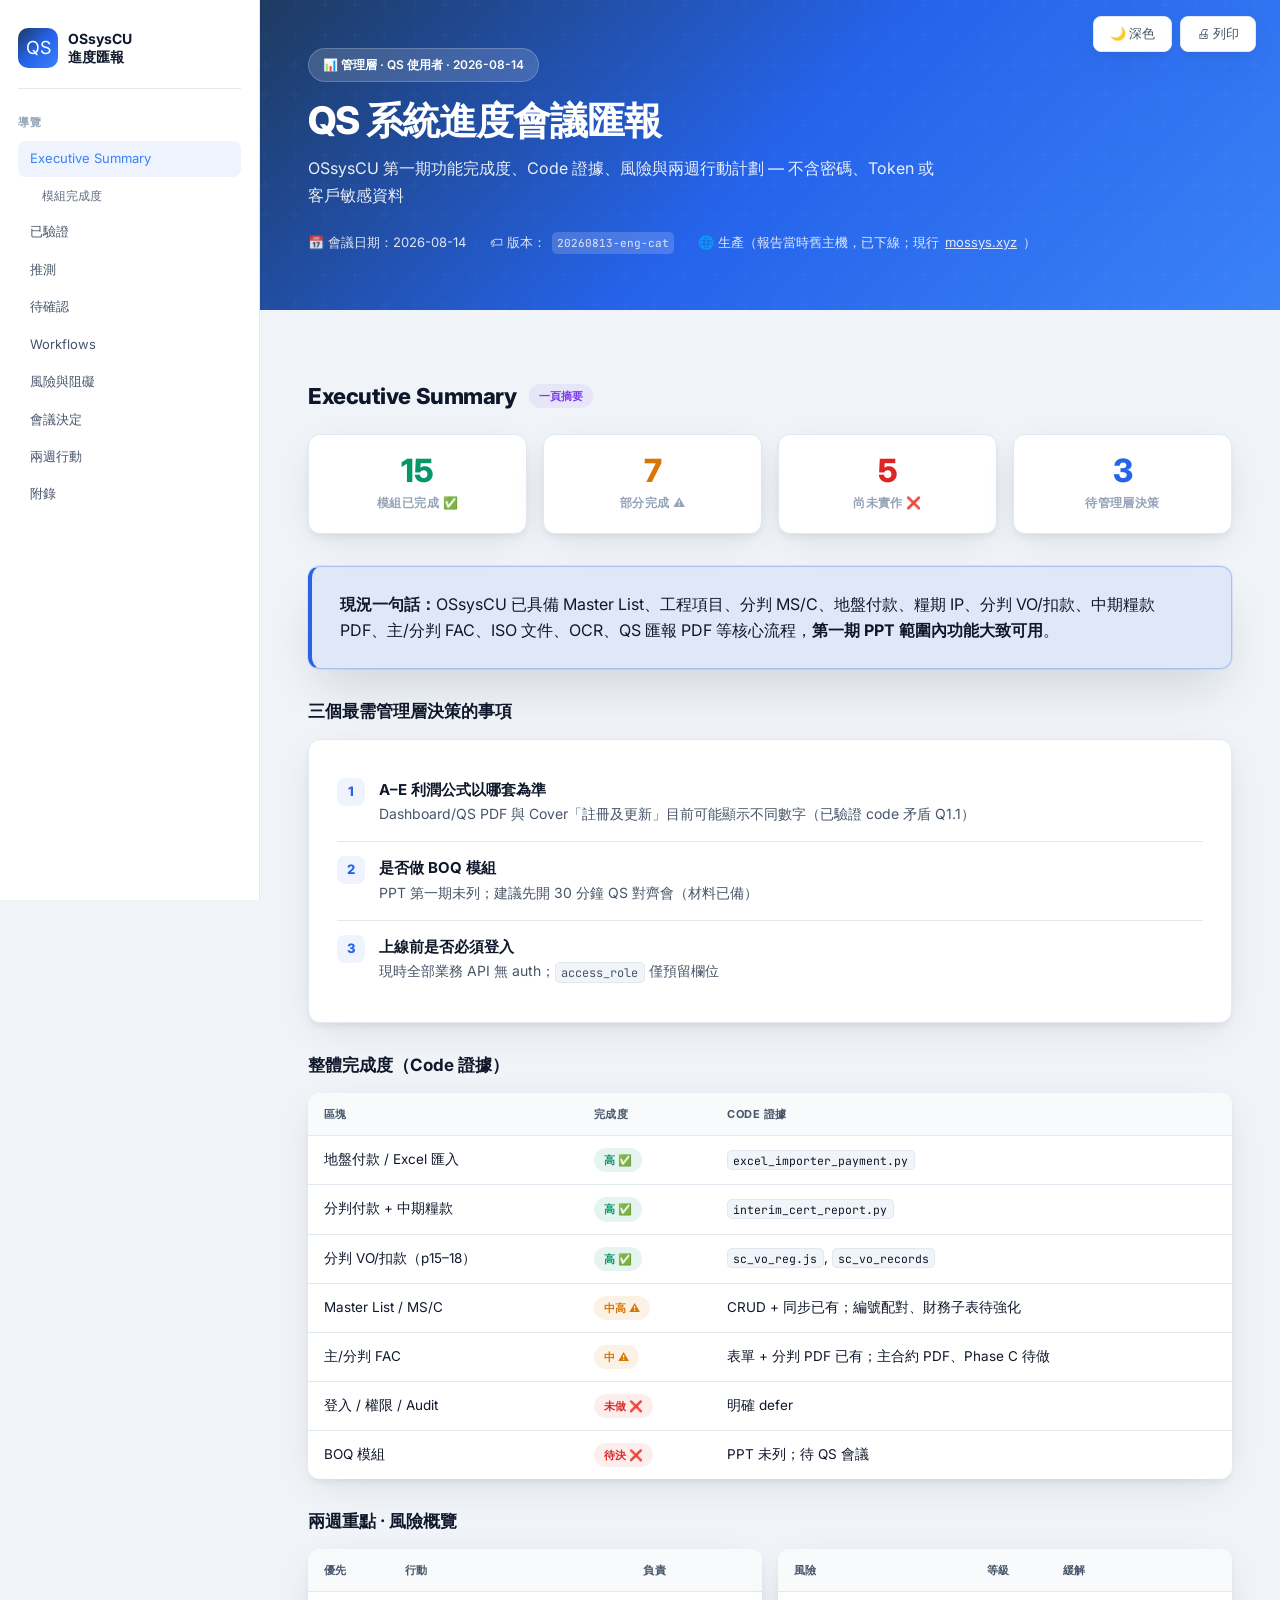
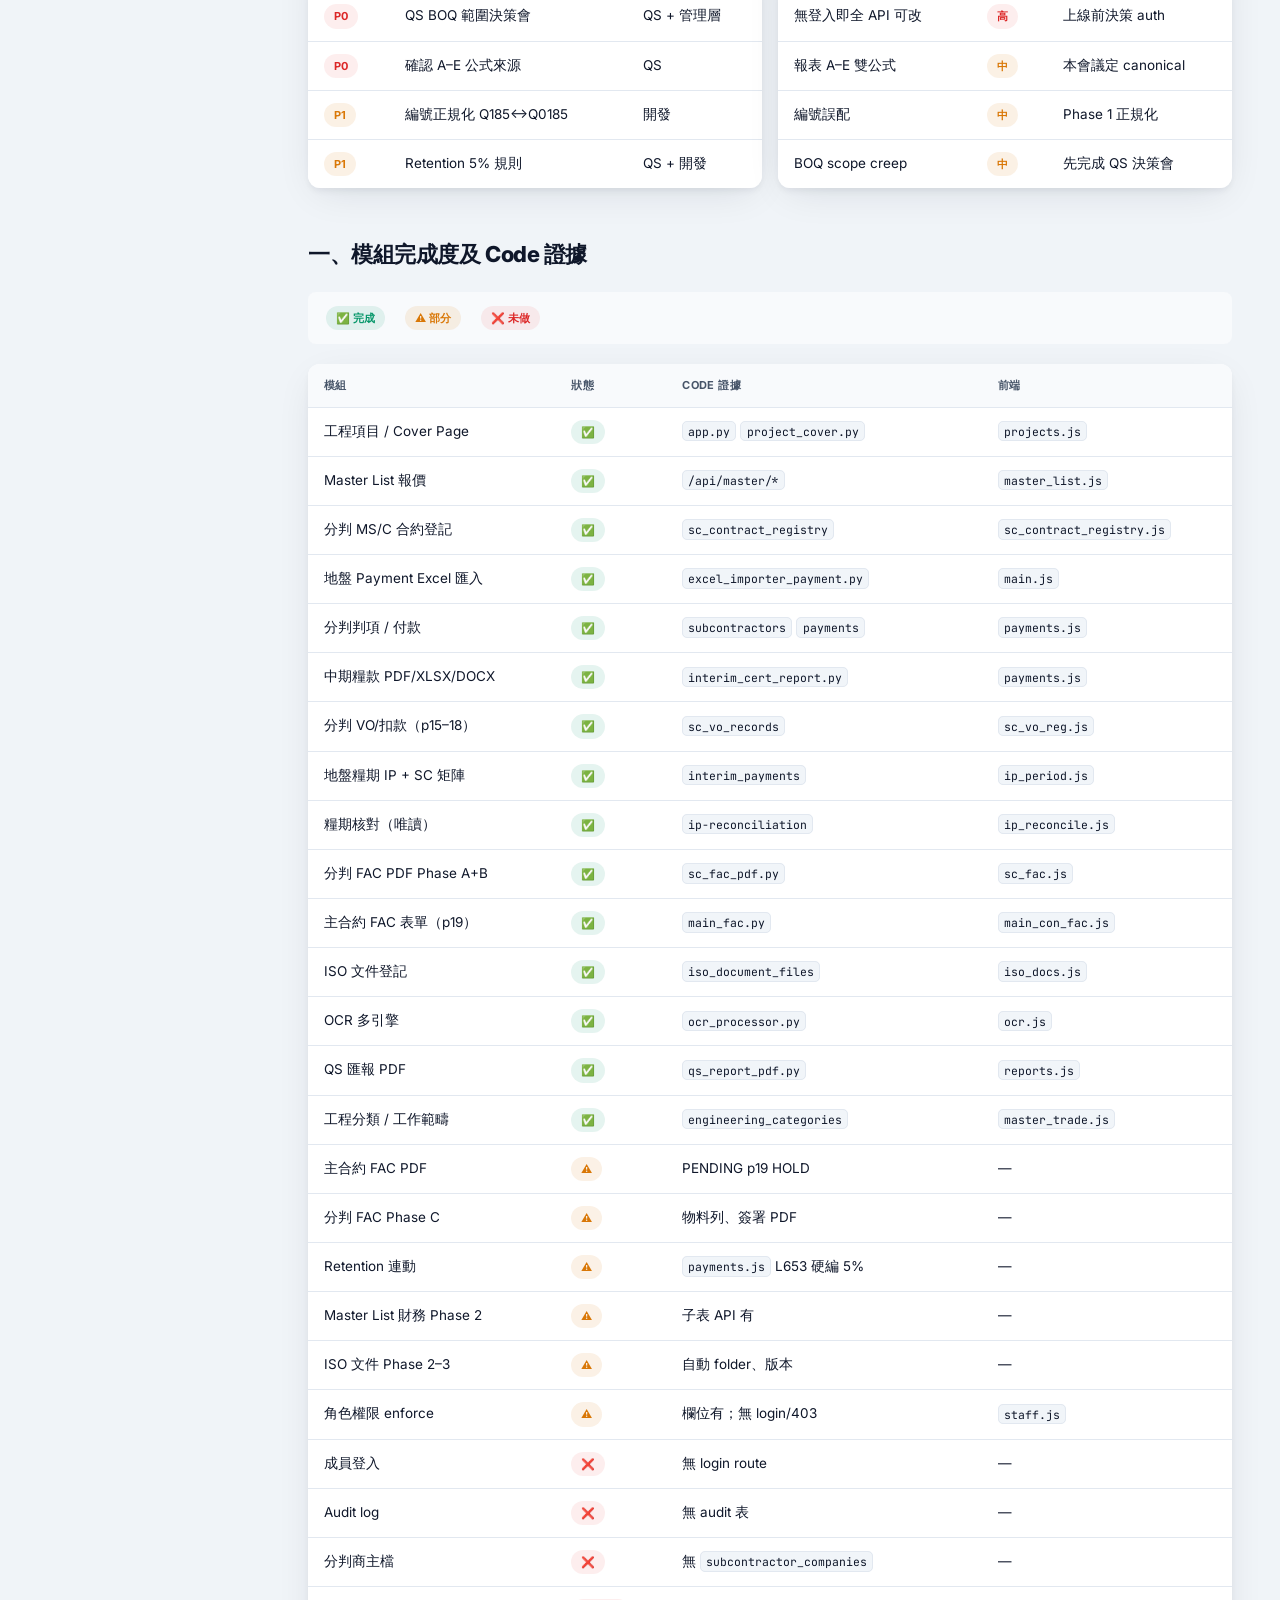
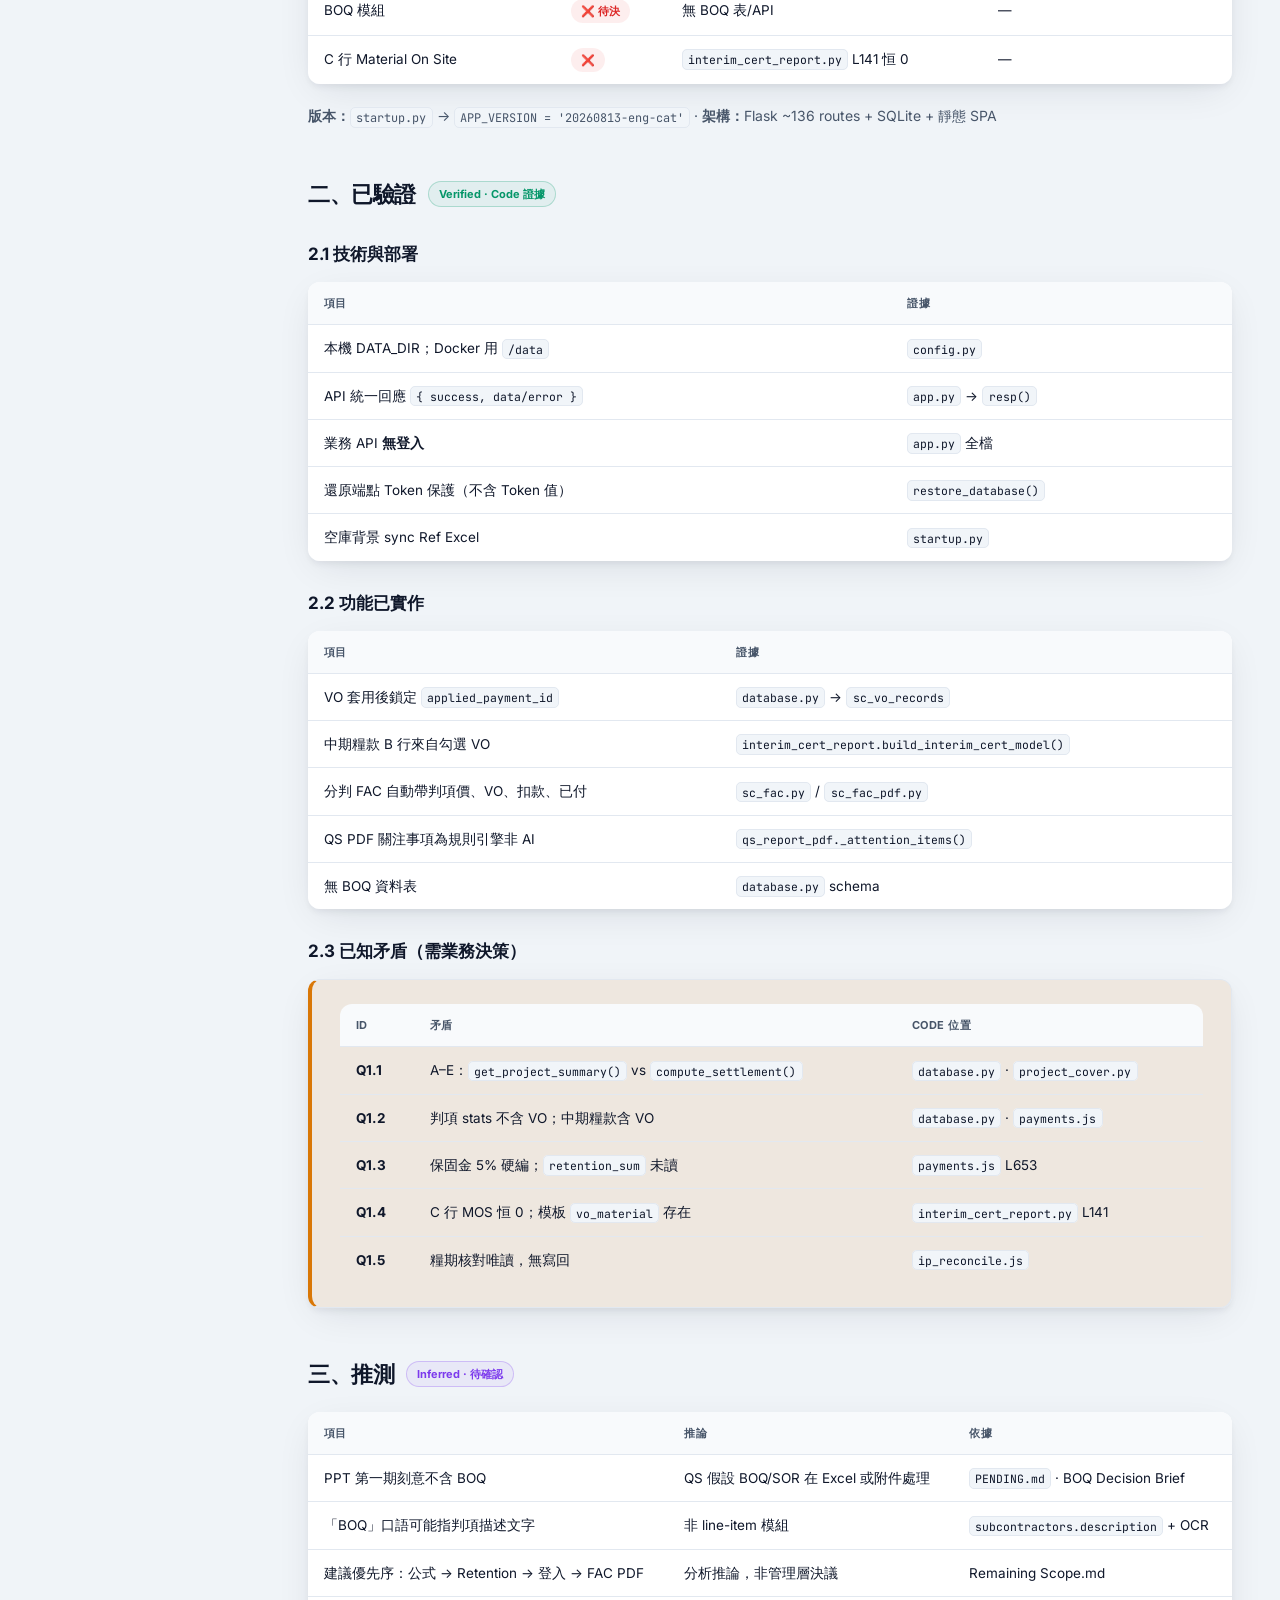
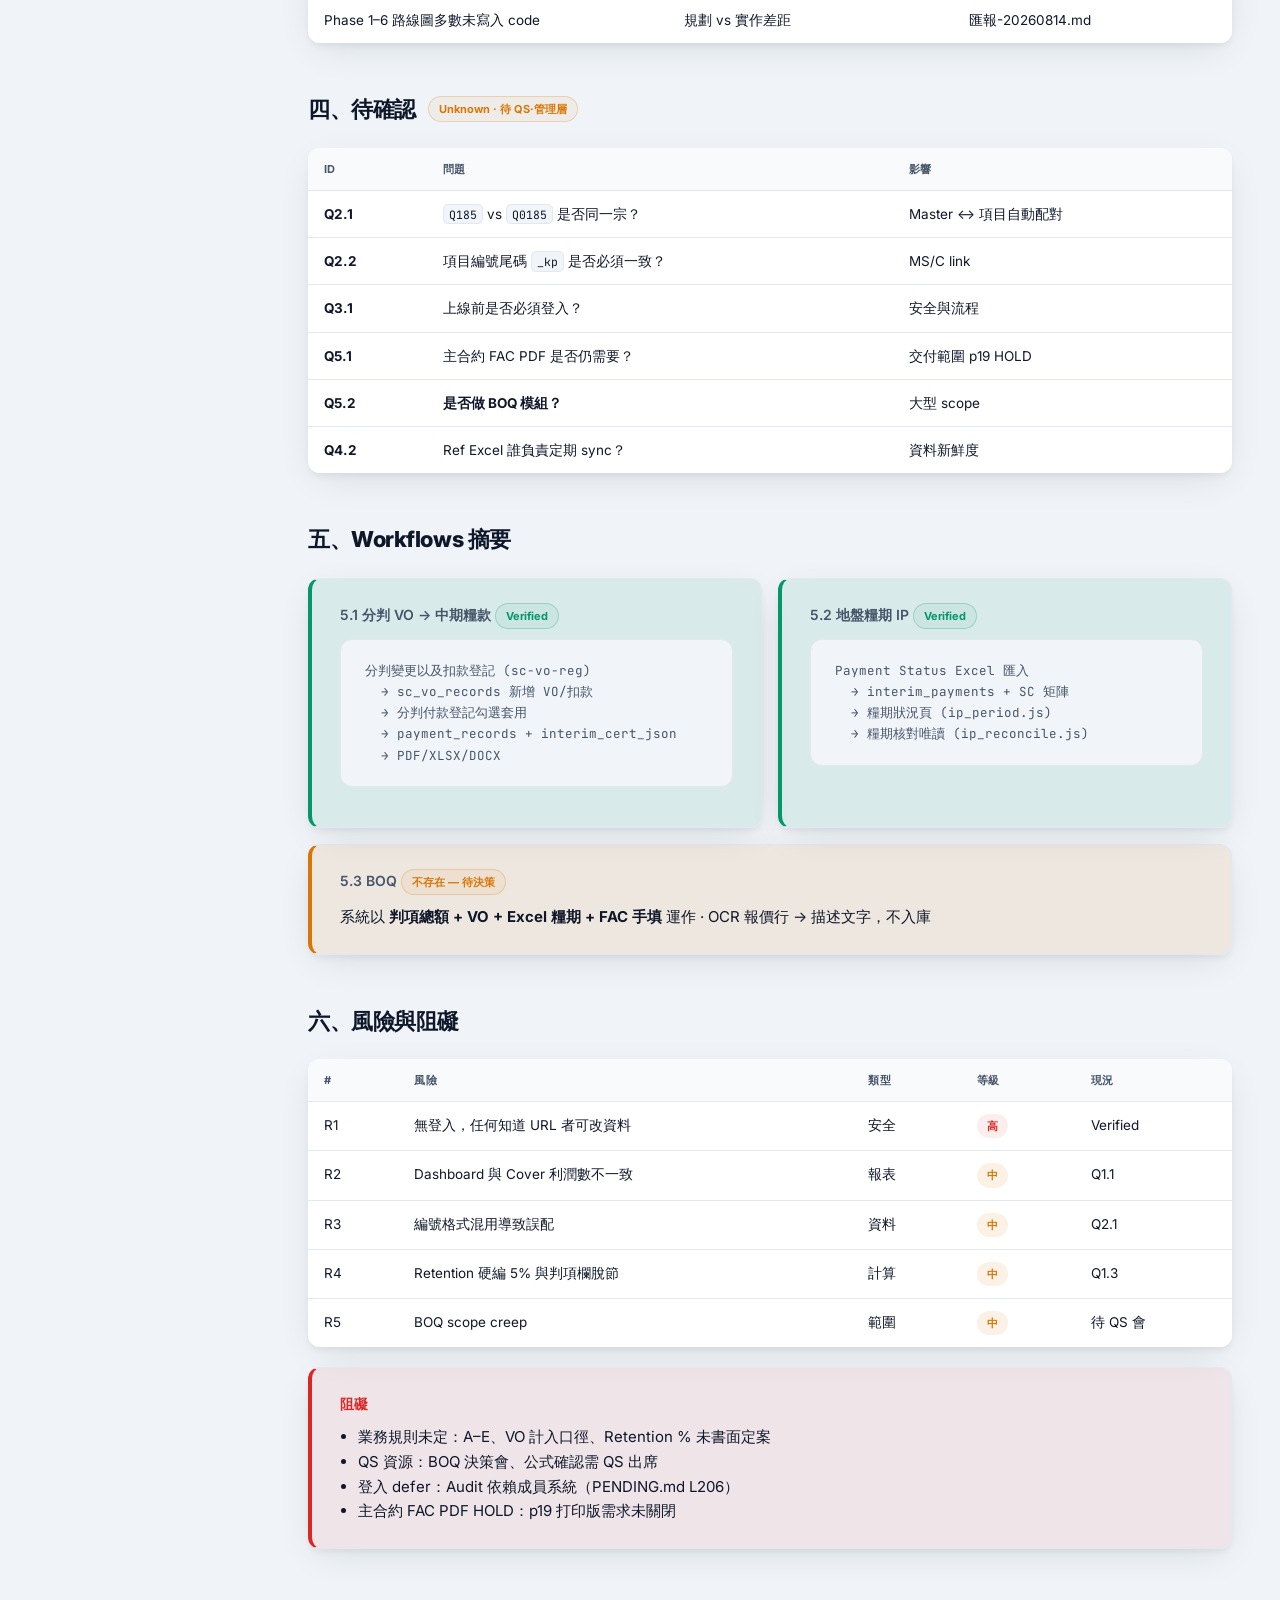
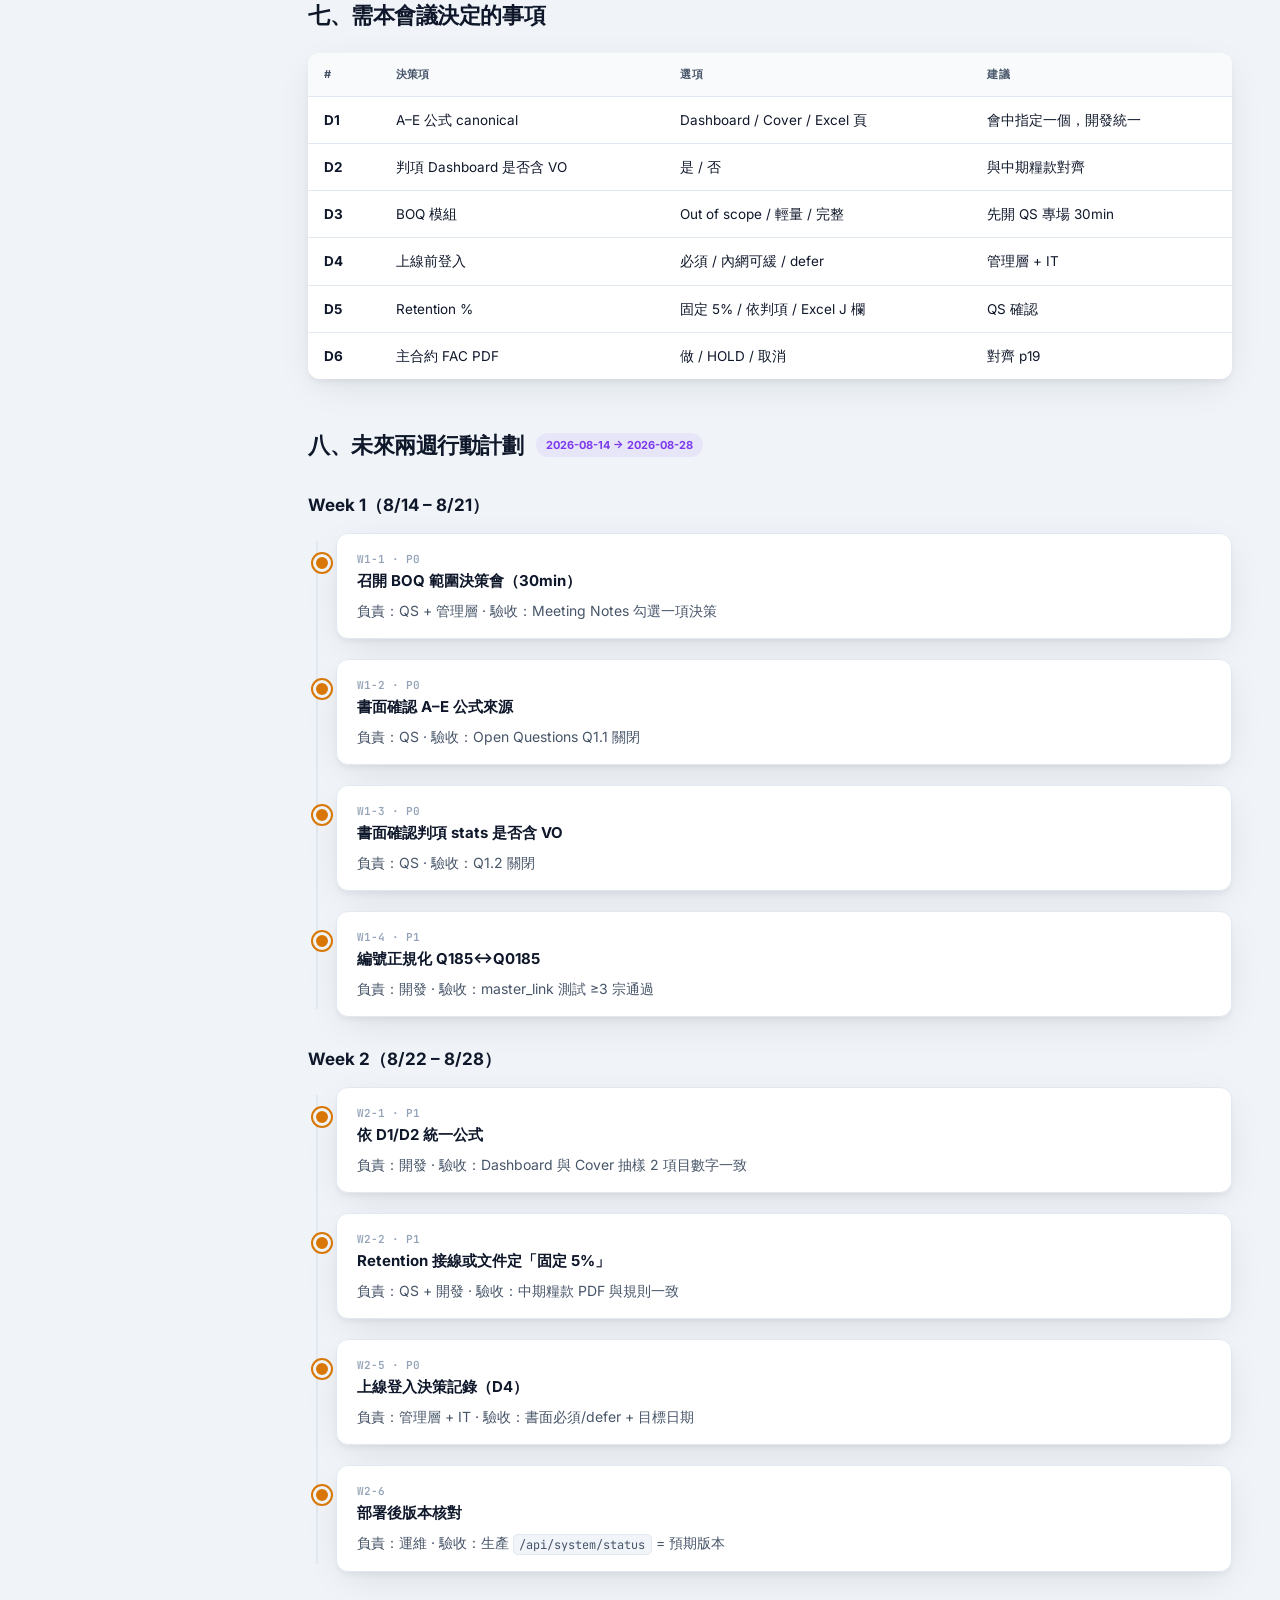
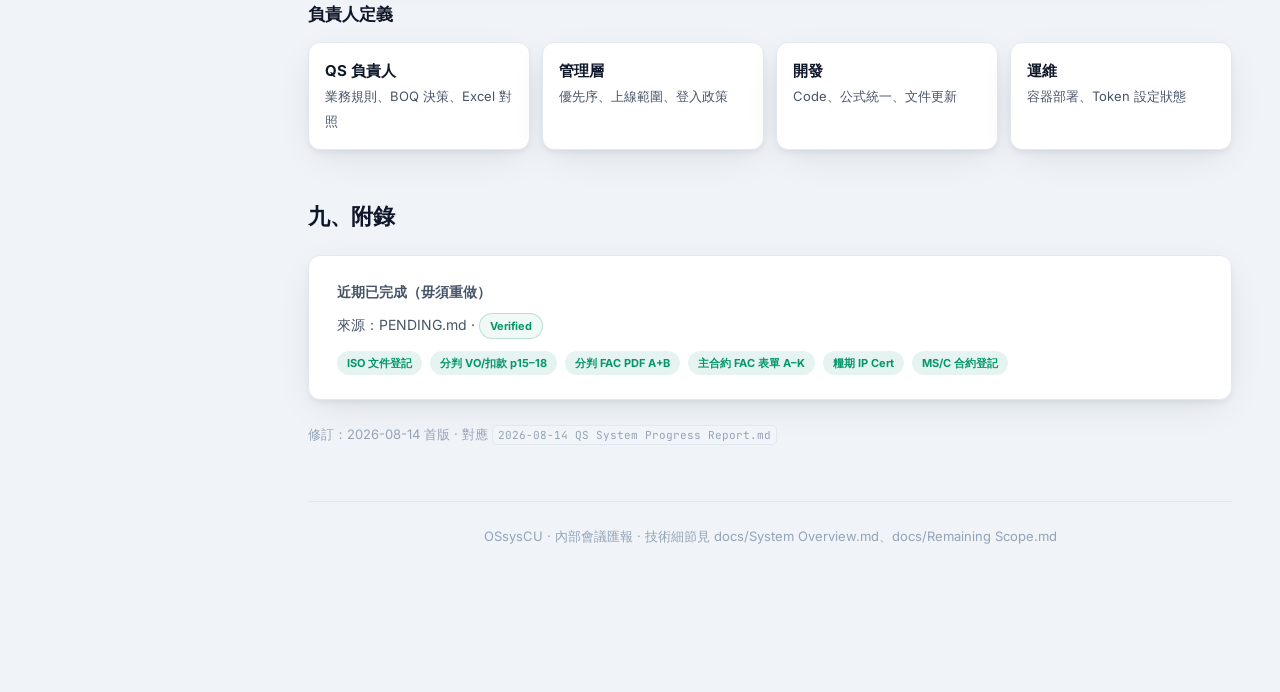
<file: docs/Meetings/2026-08-14 QS System Progress Report.html>
<!DOCTYPE html>
<html lang="zh-Hant" data-theme="light">
<head>
  <meta charset="UTF-8">
  <meta name="viewport" content="width=device-width, initial-scale=1.0">
  <title>QS 系統進度會議匯報 · 2026-08-14</title>
  <link rel="preconnect" href="https://fonts.googleapis.com">
  <link href="https://fonts.googleapis.com/css2?family=Inter:wght@400;500;600;700;800&family=JetBrains+Mono:wght@400;500&display=swap" rel="stylesheet">
  <style>
    :root {
      --accent: #2563eb;
      --accent-light: #3b82f6;
      --accent-glow: rgba(37, 99, 235, 0.25);
      --radius-sm: 8px;
      --radius-md: 12px;
      --radius-lg: 20px;
      --sidebar-w: 260px;
      --ok: #059669;
      --warn: #d97706;
      --danger: #dc2626;
      --info: #7c3aed;
    }
    [data-theme="light"] {
      color-scheme: light;
      --bg: #f0f4f8;
      --bg-hero: linear-gradient(135deg, #1e3a5f 0%, #2563eb 50%, #3b82f6 100%);
      --bg-card: #ffffff;
      --bg-code: #f1f5f9;
      --bg-muted: #f8fafc;
      --text: #0f172a;
      --text-secondary: #475569;
      --text-muted: #94a3b8;
      --border: #e2e8f0;
      --shadow: 0 4px 6px -1px rgba(15, 23, 42, 0.06), 0 10px 40px -10px rgba(15, 23, 42, 0.12);
      --shadow-lg: 0 25px 50px -12px rgba(15, 23, 42, 0.15);
      --accent-bg: rgba(37, 99, 235, 0.08);
      --ok-bg: rgba(5, 150, 105, 0.1);
      --warn-bg: rgba(217, 119, 6, 0.1);
      --danger-bg: rgba(220, 38, 38, 0.08);
      --info-bg: rgba(124, 58, 237, 0.08);
      --verified-bg: rgba(5, 150, 105, 0.06);
      --inferred-bg: rgba(124, 58, 237, 0.06);
      --unknown-bg: rgba(217, 119, 6, 0.06);
    }
    [data-theme="dark"] {
      color-scheme: dark;
      --bg: #0a0e14;
      --bg-hero: linear-gradient(135deg, #0f172a 0%, #1e3a5f 40%, #1d4ed8 100%);
      --bg-card: #151b24;
      --bg-code: #0d1117;
      --bg-muted: #1a2230;
      --text: #f1f5f9;
      --text-secondary: #94a3b8;
      --text-muted: #64748b;
      --border: rgba(255, 255, 255, 0.08);
      --shadow: 0 4px 24px rgba(0, 0, 0, 0.35);
      --shadow-lg: 0 25px 50px rgba(0, 0, 0, 0.5);
      --accent-bg: rgba(59, 130, 246, 0.15);
      --ok-bg: rgba(16, 185, 129, 0.12);
      --warn-bg: rgba(245, 158, 11, 0.12);
      --danger-bg: rgba(239, 68, 68, 0.12);
      --info-bg: rgba(139, 92, 246, 0.12);
      --verified-bg: rgba(16, 185, 129, 0.08);
      --inferred-bg: rgba(139, 92, 246, 0.08);
      --unknown-bg: rgba(245, 158, 11, 0.08);
    }
    * { box-sizing: border-box; margin: 0; padding: 0; }
    html { scroll-behavior: smooth; }
    body {
      font-family: Inter, "Microsoft JhengHei", "PingFang TC", sans-serif;
      background: var(--bg);
      color: var(--text);
      line-height: 1.65;
      font-size: 15px;
    }
    code, .mono {
      font-family: "JetBrains Mono", Consolas, monospace;
      font-size: 0.85em;
      background: var(--bg-code);
      padding: 0.15em 0.45em;
      border-radius: 5px;
      border: 1px solid var(--border);
      word-break: break-all;
    }
    a { color: var(--accent-light); text-decoration: none; }
    a:hover { text-decoration: underline; }

    /* Layout */
    .layout {
      display: grid;
      grid-template-columns: var(--sidebar-w) 1fr;
      min-height: 100vh;
    }
    .sidebar {
      position: sticky;
      top: 0;
      height: 100vh;
      overflow-y: auto;
      padding: 28px 18px;
      background: var(--bg-card);
      border-right: 1px solid var(--border);
    }
    .sidebar-brand {
      display: flex;
      align-items: center;
      gap: 10px;
      margin-bottom: 24px;
      padding-bottom: 20px;
      border-bottom: 1px solid var(--border);
    }
    .sidebar-brand .logo {
      width: 40px; height: 40px;
      background: var(--bg-hero);
      border-radius: 10px;
      display: flex; align-items: center; justify-content: center;
      font-size: 18px; color: #fff;
    }
    .sidebar-brand span { font-weight: 700; font-size: 14px; line-height: 1.3; }
    .sidebar h2 {
      font-size: 11px; font-weight: 700;
      color: var(--text-muted);
      text-transform: uppercase;
      letter-spacing: 0.08em;
      margin: 20px 0 10px;
    }
    .sidebar nav a {
      display: block;
      padding: 7px 12px;
      margin-bottom: 2px;
      color: var(--text-secondary);
      text-decoration: none;
      font-size: 13px;
      border-radius: var(--radius-sm);
      transition: all 0.15s;
    }
    .sidebar nav a:hover, .sidebar nav a.active {
      background: var(--accent-bg);
      color: var(--accent-light);
    }
    .sidebar nav a.sub { padding-left: 24px; font-size: 12px; opacity: 0.85; }

    .main { padding: 0 0 80px; }
    .content-wrap { max-width: 1060px; padding: 32px 48px 64px; margin: 0 auto; }

    /* Hero */
    .hero {
      background: var(--bg-hero);
      color: #fff;
      padding: 48px 48px 56px;
      margin-bottom: 36px;
      position: relative;
      overflow: hidden;
    }
    .hero::before {
      content: "";
      position: absolute;
      inset: 0;
      background: url("data:image/svg+xml,%3Csvg width='60' height='60' viewBox='0 0 60 60' xmlns='http://www.w3.org/2000/svg'%3E%3Cg fill='none' fill-rule='evenodd'%3E%3Cg fill='%23ffffff' fill-opacity='0.04'%3E%3Cpath d='M36 34v-4h-2v4h-4v2h4v4h2v-4h4v-2h-4zm0-30V0h-2v4h-4v2h4v4h2V6h4V4h-4zM6 34v-4H4v4H0v2h4v4h2v-4h4v-2H6zM6 4V0H4v4H0v2h4v4h2V6h4V4H6z'/%3E%3C/g%3E%3C/g%3E%3C/svg%3E");
      opacity: 0.5;
    }
    .hero-inner { position: relative; max-width: 1060px; margin: 0 auto; }
    .hero-badge {
      display: inline-flex;
      align-items: center;
      gap: 6px;
      background: rgba(255,255,255,0.15);
      backdrop-filter: blur(8px);
      padding: 6px 14px;
      border-radius: 999px;
      font-size: 12px;
      font-weight: 600;
      margin-bottom: 16px;
      border: 1px solid rgba(255,255,255,0.2);
    }
    .hero h1 {
      font-size: clamp(28px, 4vw, 38px);
      font-weight: 800;
      letter-spacing: -0.03em;
      line-height: 1.2;
      margin-bottom: 12px;
    }
    .hero .subtitle {
      font-size: 16px;
      opacity: 0.9;
      max-width: 640px;
      margin-bottom: 24px;
    }
    .hero-meta {
      display: flex;
      flex-wrap: wrap;
      gap: 12px 24px;
      font-size: 13px;
      opacity: 0.85;
    }
    .hero-meta span { display: flex; align-items: center; gap: 6px; }
    .hero-meta a { color: #fff; text-decoration: underline; }

    /* Toolbar */
    .toolbar {
      position: fixed;
      top: 16px; right: 24px;
      z-index: 100;
      display: flex; gap: 8px;
    }
    .toolbar button {
      border: 1px solid var(--border);
      background: var(--bg-card);
      color: var(--text-secondary);
      padding: 8px 16px;
      border-radius: var(--radius-sm);
      cursor: pointer;
      font-size: 13px;
      font-family: inherit;
      font-weight: 500;
      box-shadow: var(--shadow);
      transition: all 0.15s;
    }
    .toolbar button:hover { border-color: var(--accent); color: var(--accent); }

    /* Stats grid */
    .stats-grid {
      display: grid;
      grid-template-columns: repeat(4, 1fr);
      gap: 16px;
      margin-bottom: 32px;
    }
    .stat-card {
      background: var(--bg-card);
      border: 1px solid var(--border);
      border-radius: var(--radius-md);
      padding: 20px;
      box-shadow: var(--shadow);
      text-align: center;
    }
    .stat-card .num {
      font-size: 32px;
      font-weight: 800;
      line-height: 1;
      margin-bottom: 6px;
    }
    .stat-card .num.ok { color: var(--ok); }
    .stat-card .num.warn { color: var(--warn); }
    .stat-card .num.danger { color: var(--danger); }
    .stat-card .label { font-size: 12px; color: var(--text-muted); font-weight: 600; text-transform: uppercase; letter-spacing: 0.04em; }

    /* Sections */
    section { margin-bottom: 48px; scroll-margin-top: 24px; }
    .section-head {
      display: flex;
      align-items: center;
      gap: 12px;
      margin-bottom: 20px;
    }
    h2 {
      font-size: 22px;
      font-weight: 800;
      letter-spacing: -0.02em;
    }
    h3 { font-size: 17px; font-weight: 700; margin: 28px 0 14px; }
    h4 { font-size: 14px; font-weight: 600; margin: 20px 0 10px; color: var(--text-secondary); }

    /* Badges */
    .badge {
      display: inline-flex;
      align-items: center;
      gap: 4px;
      font-size: 11px;
      font-weight: 700;
      padding: 3px 10px;
      border-radius: 999px;
      white-space: nowrap;
    }
    .badge-ok { background: var(--ok-bg); color: var(--ok); }
    .badge-warn { background: var(--warn-bg); color: var(--warn); }
    .badge-danger { background: var(--danger-bg); color: var(--danger); }
    .badge-info { background: var(--info-bg); color: var(--info); }
    .badge-verified { background: var(--verified-bg); color: var(--ok); border: 1px solid rgba(5,150,105,0.25); }
    .badge-inferred { background: var(--inferred-bg); color: var(--info); border: 1px solid rgba(124,58,237,0.25); }
    .badge-unknown { background: var(--unknown-bg); color: var(--warn); border: 1px solid rgba(217,119,6,0.25); }
    .badge-p0 { background: var(--danger-bg); color: var(--danger); }
    .badge-p1 { background: var(--warn-bg); color: var(--warn); }

    /* Cards */
    .card {
      background: var(--bg-card);
      border: 1px solid var(--border);
      border-radius: var(--radius-md);
      padding: 24px 28px;
      box-shadow: var(--shadow);
      margin-bottom: 16px;
    }
    .card-glow {
      border-color: rgba(37, 99, 235, 0.3);
      box-shadow: var(--shadow-lg), 0 0 0 1px rgba(37, 99, 235, 0.1);
    }
    .card-accent { border-left: 4px solid var(--accent); background: var(--accent-bg); }
    .card-ok { border-left: 4px solid var(--ok); background: var(--ok-bg); }
    .card-warn { border-left: 4px solid var(--warn); background: var(--warn-bg); }
    .card-danger { border-left: 4px solid var(--danger); background: var(--danger-bg); }

    .decision-list { list-style: none; margin: 0; }
    .decision-list li {
      display: flex;
      gap: 14px;
      padding: 14px 0;
      border-bottom: 1px solid var(--border);
      align-items: flex-start;
    }
    .decision-list li:last-child { border-bottom: none; }
    .decision-num {
      flex-shrink: 0;
      width: 28px; height: 28px;
      background: var(--accent-bg);
      color: var(--accent);
      border-radius: 8px;
      display: flex; align-items: center; justify-content: center;
      font-weight: 800; font-size: 13px;
    }

    /* Tables */
    .table-wrap { overflow-x: auto; margin-bottom: 20px; border-radius: var(--radius-md); box-shadow: var(--shadow); }
    table {
      width: 100%;
      border-collapse: collapse;
      font-size: 13.5px;
      background: var(--bg-card);
    }
    th, td {
      padding: 12px 16px;
      text-align: left;
      border-bottom: 1px solid var(--border);
      vertical-align: top;
    }
    th {
      background: var(--bg-muted);
      font-weight: 700;
      font-size: 11px;
      color: var(--text-secondary);
      text-transform: uppercase;
      letter-spacing: 0.04em;
      white-space: nowrap;
    }
    tr:last-child td { border-bottom: none; }
    tbody tr:hover td { background: var(--accent-bg); }
    td.status-col { white-space: nowrap; }

    /* Workflow */
    pre.flow {
      font-family: "JetBrains Mono", Consolas, monospace;
      font-size: 12.5px;
      line-height: 1.7;
      background: var(--bg-code);
      border: 1px solid var(--border);
      border-radius: var(--radius-md);
      padding: 20px 24px;
      overflow-x: auto;
      margin-bottom: 16px;
      color: var(--text-secondary);
    }

    /* Action timeline */
    .timeline { position: relative; padding-left: 28px; }
    .timeline::before {
      content: "";
      position: absolute;
      left: 8px; top: 8px; bottom: 8px;
      width: 2px;
      background: var(--border);
    }
    .timeline-item {
      position: relative;
      margin-bottom: 20px;
      padding: 16px 20px;
      background: var(--bg-card);
      border: 1px solid var(--border);
      border-radius: var(--radius-md);
      box-shadow: var(--shadow);
    }
    .timeline-item::before {
      content: "";
      position: absolute;
      left: -24px; top: 20px;
      width: 12px; height: 12px;
      border-radius: 50%;
      background: var(--accent);
      border: 3px solid var(--bg);
      box-shadow: 0 0 0 2px var(--accent);
    }
    .timeline-item.pending::before { background: var(--warn); box-shadow: 0 0 0 2px var(--warn); }
    .timeline-item .tid { font-family: "JetBrains Mono", monospace; font-size: 11px; color: var(--text-muted); font-weight: 600; }

    /* Legend */
    .legend {
      display: flex;
      flex-wrap: wrap;
      gap: 12px 20px;
      padding: 14px 18px;
      background: var(--bg-muted);
      border-radius: var(--radius-sm);
      font-size: 13px;
      margin-bottom: 20px;
    }

    footer {
      margin-top: 56px;
      padding-top: 24px;
      border-top: 1px solid var(--border);
      font-size: 13px;
      color: var(--text-muted);
      text-align: center;
    }

    @media (max-width: 960px) {
      .layout { grid-template-columns: 1fr; }
      .sidebar { position: static; height: auto; border-right: none; border-bottom: 1px solid var(--border); }
      .hero { padding: 36px 24px 44px; }
      .content-wrap { padding: 24px 20px 48px; }
      .stats-grid { grid-template-columns: repeat(2, 1fr); }
      .toolbar { top: 12px; right: 12px; }
    }
    @media (max-width: 520px) {
      .stats-grid { grid-template-columns: 1fr; }
    }
    @media print {
      .sidebar, .toolbar { display: none !important; }
      .layout { display: block; }
      .hero { background: #1e3a5f !important; -webkit-print-color-adjust: exact; print-color-adjust: exact; }
      .card, .timeline-item, table { break-inside: avoid; box-shadow: none; }
      body { background: #fff; }
    }
  </style>
</head>
<body>
  <div class="toolbar">
    <button type="button" id="themeBtn" aria-label="切換主題">🌙 深色</button>
    <button type="button" onclick="window.print()" aria-label="列印">🖨 列印</button>
  </div>

  <div class="layout">
    <aside class="sidebar">
      <div class="sidebar-brand">
        <div class="logo">QS</div>
        <span>OSsysCU<br>進度匯報</span>
      </div>
      <h2>導覽</h2>
      <nav>
        <a href="#exec">Executive Summary</a>
        <a href="#modules" class="sub">模組完成度</a>
        <a href="#verified">已驗證</a>
        <a href="#inferred">推測</a>
        <a href="#unknown">待確認</a>
        <a href="#workflows">Workflows</a>
        <a href="#risks">風險與阻礙</a>
        <a href="#decisions">會議決定</a>
        <a href="#actions">兩週行動</a>
        <a href="#appendix">附錄</a>
      </nav>
    </aside>

    <main class="main">
      <header class="hero">
        <div class="hero-inner">
          <div class="hero-badge">📊 管理層 · QS 使用者 · 2026-08-14</div>
          <h1>QS 系統進度會議匯報</h1>
          <p class="subtitle">OSsysCU 第一期功能完成度、Code 證據、風險與兩週行動計劃 — 不含密碼、Token 或客戶敏感資料</p>
          <div class="hero-meta">
            <span>📅 會議日期：2026-08-14</span>
            <span>🏷 版本：<code style="background:rgba(255,255,255,0.2);border:none;color:#fff">20260813-eng-cat</code></span>
            <span>🌐 生產（報告當時舊主機，已下線；現行 <a href="https://mossys.xyz" target="_blank" rel="noopener">mossys.xyz</a>）</span>
          </div>
        </div>
      </header>

      <div class="content-wrap">

        <!-- EXEC SUMMARY -->
        <section id="exec">
          <div class="section-head">
            <h2>Executive Summary</h2>
            <span class="badge badge-info">一頁摘要</span>
          </div>

          <div class="stats-grid">
            <div class="stat-card">
              <div class="num ok">15</div>
              <div class="label">模組已完成 ✅</div>
            </div>
            <div class="stat-card">
              <div class="num warn">7</div>
              <div class="label">部分完成 ⚠️</div>
            </div>
            <div class="stat-card">
              <div class="num danger">5</div>
              <div class="label">尚未實作 ❌</div>
            </div>
            <div class="stat-card">
              <div class="num" style="color:var(--accent)">3</div>
              <div class="label">待管理層決策</div>
            </div>
          </div>

          <div class="card card-glow card-accent">
            <p style="font-size:16px;margin-bottom:0"><strong>現況一句話：</strong>OSsysCU 已具備 Master List、工程項目、分判 MS/C、地盤付款、糧期 IP、分判 VO/扣款、中期糧款 PDF、主/分判 FAC、ISO 文件、OCR、QS 匯報 PDF 等核心流程，<strong>第一期 PPT 範圍內功能大致可用</strong>。</p>
          </div>

          <h3>三個最需管理層決策的事項</h3>
          <ul class="decision-list card">
            <li>
              <span class="decision-num">1</span>
              <div><strong>A–E 利潤公式以哪套為準</strong><br><span style="color:var(--text-secondary);font-size:14px">Dashboard/QS PDF 與 Cover「註冊及更新」目前可能顯示不同數字（已驗證 code 矛盾 Q1.1）</span></div>
            </li>
            <li>
              <span class="decision-num">2</span>
              <div><strong>是否做 BOQ 模組</strong><br><span style="color:var(--text-secondary);font-size:14px">PPT 第一期未列；建議先開 30 分鐘 QS 對齊會（材料已備）</span></div>
            </li>
            <li>
              <span class="decision-num">3</span>
              <div><strong>上線前是否必須登入</strong><br><span style="color:var(--text-secondary);font-size:14px">現時全部業務 API 無 auth；<code>access_role</code> 僅預留欄位</span></div>
            </li>
          </ul>

          <h3>整體完成度（Code 證據）</h3>
          <div class="table-wrap">
            <table>
              <thead><tr><th>區塊</th><th>完成度</th><th>Code 證據</th></tr></thead>
              <tbody>
                <tr><td>地盤付款 / Excel 匯入</td><td><span class="badge badge-ok">高 ✅</span></td><td><code>excel_importer_payment.py</code></td></tr>
                <tr><td>分判付款 + 中期糧款</td><td><span class="badge badge-ok">高 ✅</span></td><td><code>interim_cert_report.py</code></td></tr>
                <tr><td>分判 VO/扣款（p15–18）</td><td><span class="badge badge-ok">高 ✅</span></td><td><code>sc_vo_reg.js</code>, <code>sc_vo_records</code></td></tr>
                <tr><td>Master List / MS/C</td><td><span class="badge badge-warn">中高 ⚠️</span></td><td>CRUD + 同步已有；編號配對、財務子表待強化</td></tr>
                <tr><td>主/分判 FAC</td><td><span class="badge badge-warn">中 ⚠️</span></td><td>表單 + 分判 PDF 已有；主合約 PDF、Phase C 待做</td></tr>
                <tr><td>登入 / 權限 / Audit</td><td><span class="badge badge-danger">未做 ❌</span></td><td>明確 defer</td></tr>
                <tr><td>BOQ 模組</td><td><span class="badge badge-danger">待決 ❌</span></td><td>PPT 未列；待 QS 會議</td></tr>
              </tbody>
            </table>
          </div>

          <h3>兩週重點 · 風險概覽</h3>
          <div style="display:grid;grid-template-columns:1fr 1fr;gap:16px">
            <div class="table-wrap" style="margin:0">
              <table>
                <thead><tr><th>優先</th><th>行動</th><th>負責</th></tr></thead>
                <tbody>
                  <tr><td><span class="badge badge-p0">P0</span></td><td>QS BOQ 範圍決策會</td><td>QS + 管理層</td></tr>
                  <tr><td><span class="badge badge-p0">P0</span></td><td>確認 A–E 公式來源</td><td>QS</td></tr>
                  <tr><td><span class="badge badge-p1">P1</span></td><td>編號正規化 Q185↔Q0185</td><td>開發</td></tr>
                  <tr><td><span class="badge badge-p1">P1</span></td><td>Retention 5% 規則</td><td>QS + 開發</td></tr>
                </tbody>
              </table>
            </div>
            <div class="table-wrap" style="margin:0">
              <table>
                <thead><tr><th>風險</th><th>等級</th><th>緩解</th></tr></thead>
                <tbody>
                  <tr><td>無登入即全 API 可改</td><td><span class="badge badge-danger">高</span></td><td>上線前決策 auth</td></tr>
                  <tr><td>報表 A–E 雙公式</td><td><span class="badge badge-warn">中</span></td><td>本會議定 canonical</td></tr>
                  <tr><td>編號誤配</td><td><span class="badge badge-warn">中</span></td><td>Phase 1 正規化</td></tr>
                  <tr><td>BOQ scope creep</td><td><span class="badge badge-warn">中</span></td><td>先完成 QS 決策會</td></tr>
                </tbody>
              </table>
            </div>
          </div>
        </section>

        <!-- MODULES -->
        <section id="modules">
          <div class="section-head">
            <h2>一、模組完成度及 Code 證據</h2>
          </div>
          <div class="legend">
            <span><span class="badge badge-ok">✅ 完成</span></span>
            <span><span class="badge badge-warn">⚠️ 部分</span></span>
            <span><span class="badge badge-danger">❌ 未做</span></span>
          </div>
          <div class="table-wrap">
            <table>
              <thead>
                <tr><th>模組</th><th>狀態</th><th>Code 證據</th><th>前端</th></tr>
              </thead>
              <tbody>
                <tr><td>工程項目 / Cover Page</td><td class="status-col"><span class="badge badge-ok">✅</span></td><td><code>app.py</code> <code>project_cover.py</code></td><td><code>projects.js</code></td></tr>
                <tr><td>Master List 報價</td><td class="status-col"><span class="badge badge-ok">✅</span></td><td><code>/api/master/*</code></td><td><code>master_list.js</code></td></tr>
                <tr><td>分判 MS/C 合約登記</td><td class="status-col"><span class="badge badge-ok">✅</span></td><td><code>sc_contract_registry</code></td><td><code>sc_contract_registry.js</code></td></tr>
                <tr><td>地盤 Payment Excel 匯入</td><td class="status-col"><span class="badge badge-ok">✅</span></td><td><code>excel_importer_payment.py</code></td><td><code>main.js</code></td></tr>
                <tr><td>分判判項 / 付款</td><td class="status-col"><span class="badge badge-ok">✅</span></td><td><code>subcontractors</code> <code>payments</code></td><td><code>payments.js</code></td></tr>
                <tr><td>中期糧款 PDF/XLSX/DOCX</td><td class="status-col"><span class="badge badge-ok">✅</span></td><td><code>interim_cert_report.py</code></td><td><code>payments.js</code></td></tr>
                <tr><td>分判 VO/扣款（p15–18）</td><td class="status-col"><span class="badge badge-ok">✅</span></td><td><code>sc_vo_records</code></td><td><code>sc_vo_reg.js</code></td></tr>
                <tr><td>地盤糧期 IP + SC 矩陣</td><td class="status-col"><span class="badge badge-ok">✅</span></td><td><code>interim_payments</code></td><td><code>ip_period.js</code></td></tr>
                <tr><td>糧期核對（唯讀）</td><td class="status-col"><span class="badge badge-ok">✅</span></td><td><code>ip-reconciliation</code></td><td><code>ip_reconcile.js</code></td></tr>
                <tr><td>分判 FAC PDF Phase A+B</td><td class="status-col"><span class="badge badge-ok">✅</span></td><td><code>sc_fac_pdf.py</code></td><td><code>sc_fac.js</code></td></tr>
                <tr><td>主合約 FAC 表單（p19）</td><td class="status-col"><span class="badge badge-ok">✅</span></td><td><code>main_fac.py</code></td><td><code>main_con_fac.js</code></td></tr>
                <tr><td>ISO 文件登記</td><td class="status-col"><span class="badge badge-ok">✅</span></td><td><code>iso_document_files</code></td><td><code>iso_docs.js</code></td></tr>
                <tr><td>OCR 多引擎</td><td class="status-col"><span class="badge badge-ok">✅</span></td><td><code>ocr_processor.py</code></td><td><code>ocr.js</code></td></tr>
                <tr><td>QS 匯報 PDF</td><td class="status-col"><span class="badge badge-ok">✅</span></td><td><code>qs_report_pdf.py</code></td><td><code>reports.js</code></td></tr>
                <tr><td>工程分類 / 工作範疇</td><td class="status-col"><span class="badge badge-ok">✅</span></td><td><code>engineering_categories</code></td><td><code>master_trade.js</code></td></tr>
                <tr><td>主合約 FAC PDF</td><td class="status-col"><span class="badge badge-warn">⚠️</span></td><td>PENDING p19 HOLD</td><td>—</td></tr>
                <tr><td>分判 FAC Phase C</td><td class="status-col"><span class="badge badge-warn">⚠️</span></td><td>物料列、簽署 PDF</td><td>—</td></tr>
                <tr><td>Retention 連動</td><td class="status-col"><span class="badge badge-warn">⚠️</span></td><td><code>payments.js</code> L653 硬編 5%</td><td>—</td></tr>
                <tr><td>Master List 財務 Phase 2</td><td class="status-col"><span class="badge badge-warn">⚠️</span></td><td>子表 API 有</td><td>—</td></tr>
                <tr><td>ISO 文件 Phase 2–3</td><td class="status-col"><span class="badge badge-warn">⚠️</span></td><td>自動 folder、版本</td><td>—</td></tr>
                <tr><td>角色權限 enforce</td><td class="status-col"><span class="badge badge-warn">⚠️</span></td><td>欄位有；無 login/403</td><td><code>staff.js</code></td></tr>
                <tr><td>成員登入</td><td class="status-col"><span class="badge badge-danger">❌</span></td><td>無 login route</td><td>—</td></tr>
                <tr><td>Audit log</td><td class="status-col"><span class="badge badge-danger">❌</span></td><td>無 audit 表</td><td>—</td></tr>
                <tr><td>分判商主檔</td><td class="status-col"><span class="badge badge-danger">❌</span></td><td>無 <code>subcontractor_companies</code></td><td>—</td></tr>
                <tr><td>BOQ 模組</td><td class="status-col"><span class="badge badge-danger">❌ 待決</span></td><td>無 BOQ 表/API</td><td>—</td></tr>
                <tr><td>C 行 Material On Site</td><td class="status-col"><span class="badge badge-danger">❌</span></td><td><code>interim_cert_report.py</code> L141 恒 0</td><td>—</td></tr>
              </tbody>
            </table>
          </div>
          <p style="color:var(--text-secondary);font-size:14px"><strong>版本：</strong><code>startup.py</code> → <code>APP_VERSION = '20260813-eng-cat'</code> · <strong>架構：</strong>Flask ~136 routes + SQLite + 靜態 SPA</p>
        </section>

        <!-- VERIFIED -->
        <section id="verified">
          <div class="section-head">
            <h2>二、已驗證</h2>
            <span class="badge badge-verified">Verified · Code 證據</span>
          </div>

          <h3>2.1 技術與部署</h3>
          <div class="table-wrap">
            <table>
              <thead><tr><th>項目</th><th>證據</th></tr></thead>
              <tbody>
                <tr><td>本機 DATA_DIR；Docker 用 <code>/data</code></td><td><code>config.py</code></td></tr>
                <tr><td>API 統一回應 <code>{ success, data/error }</code></td><td><code>app.py</code> → <code>resp()</code></td></tr>
                <tr><td>業務 API <strong>無登入</strong></td><td><code>app.py</code> 全檔</td></tr>
                <tr><td>還原端點 Token 保護（不含 Token 值）</td><td><code>restore_database()</code></td></tr>
                <tr><td>空庫背景 sync Ref Excel</td><td><code>startup.py</code></td></tr>
              </tbody>
            </table>
          </div>

          <h3>2.2 功能已實作</h3>
          <div class="table-wrap">
            <table>
              <thead><tr><th>項目</th><th>證據</th></tr></thead>
              <tbody>
                <tr><td>VO 套用後鎖定 <code>applied_payment_id</code></td><td><code>database.py</code> → <code>sc_vo_records</code></td></tr>
                <tr><td>中期糧款 B 行來自勾選 VO</td><td><code>interim_cert_report.build_interim_cert_model()</code></td></tr>
                <tr><td>分判 FAC 自動帶判項價、VO、扣款、已付</td><td><code>sc_fac.py</code> / <code>sc_fac_pdf.py</code></td></tr>
                <tr><td>QS PDF 關注事項為規則引擎非 AI</td><td><code>qs_report_pdf._attention_items()</code></td></tr>
                <tr><td>無 BOQ 資料表</td><td><code>database.py</code> schema</td></tr>
              </tbody>
            </table>
          </div>

          <h3>2.3 已知矛盾（需業務決策）</h3>
          <div class="card card-warn">
            <div class="table-wrap" style="margin:0;box-shadow:none">
              <table style="background:transparent">
                <thead><tr><th>ID</th><th>矛盾</th><th>Code 位置</th></tr></thead>
                <tbody>
                  <tr><td><strong>Q1.1</strong></td><td>A–E：<code>get_project_summary()</code> vs <code>compute_settlement()</code></td><td><code>database.py</code> · <code>project_cover.py</code></td></tr>
                  <tr><td><strong>Q1.2</strong></td><td>判項 stats 不含 VO；中期糧款含 VO</td><td><code>database.py</code> · <code>payments.js</code></td></tr>
                  <tr><td><strong>Q1.3</strong></td><td>保固金 5% 硬編；<code>retention_sum</code> 未讀</td><td><code>payments.js</code> L653</td></tr>
                  <tr><td><strong>Q1.4</strong></td><td>C 行 MOS 恒 0；模板 <code>vo_material</code> 存在</td><td><code>interim_cert_report.py</code> L141</td></tr>
                  <tr><td><strong>Q1.5</strong></td><td>糧期核對唯讀，無寫回</td><td><code>ip_reconcile.js</code></td></tr>
                </tbody>
              </table>
            </div>
          </div>
        </section>

        <!-- INFERRED -->
        <section id="inferred">
          <div class="section-head">
            <h2>三、推測</h2>
            <span class="badge badge-inferred">Inferred · 待確認</span>
          </div>
          <div class="table-wrap">
            <table>
              <thead><tr><th>項目</th><th>推論</th><th>依據</th></tr></thead>
              <tbody>
                <tr><td>PPT 第一期刻意不含 BOQ</td><td>QS 假設 BOQ/SOR 在 Excel 或附件處理</td><td><code>PENDING.md</code> · BOQ Decision Brief</td></tr>
                <tr><td>「BOQ」口語可能指判項描述文字</td><td>非 line-item 模組</td><td><code>subcontractors.description</code> + OCR</td></tr>
                <tr><td>建議優先序：公式 → Retention → 登入 → FAC PDF</td><td>分析推論，非管理層決議</td><td>Remaining Scope.md</td></tr>
                <tr><td>Phase 1–6 路線圖多數未寫入 code</td><td>規劃 vs 實作差距</td><td>匯報-20260814.md</td></tr>
              </tbody>
            </table>
          </div>
        </section>

        <!-- UNKNOWN -->
        <section id="unknown">
          <div class="section-head">
            <h2>四、待確認</h2>
            <span class="badge badge-unknown">Unknown · 待 QS·管理層</span>
          </div>
          <div class="table-wrap">
            <table>
              <thead><tr><th>ID</th><th>問題</th><th>影響</th></tr></thead>
              <tbody>
                <tr><td><strong>Q2.1</strong></td><td><code>Q185</code> vs <code>Q0185</code> 是否同一宗？</td><td>Master ↔ 項目自動配對</td></tr>
                <tr><td><strong>Q2.2</strong></td><td>項目編號尾碼 <code>_kp</code> 是否必須一致？</td><td>MS/C link</td></tr>
                <tr><td><strong>Q3.1</strong></td><td>上線前是否必須登入？</td><td>安全與流程</td></tr>
                <tr><td><strong>Q5.1</strong></td><td>主合約 FAC PDF 是否仍需要？</td><td>交付範圍 p19 HOLD</td></tr>
                <tr><td><strong>Q5.2</strong></td><td><strong>是否做 BOQ 模組？</strong></td><td>大型 scope</td></tr>
                <tr><td><strong>Q4.2</strong></td><td>Ref Excel 誰負責定期 sync？</td><td>資料新鮮度</td></tr>
              </tbody>
            </table>
          </div>
        </section>

        <!-- WORKFLOWS -->
        <section id="workflows">
          <div class="section-head"><h2>五、Workflows 摘要</h2></div>
          <div style="display:grid;grid-template-columns:1fr 1fr;gap:16px">
            <div class="card card-ok">
              <h4 style="margin-top:0">5.1 分判 VO → 中期糧款 <span class="badge badge-verified">Verified</span></h4>
              <pre class="flow">分判變更以及扣款登記 (sc-vo-reg)
  → sc_vo_records 新增 VO/扣款
  → 分判付款登記勾選套用
  → payment_records + interim_cert_json
  → PDF/XLSX/DOCX</pre>
            </div>
            <div class="card card-ok">
              <h4 style="margin-top:0">5.2 地盤糧期 IP <span class="badge badge-verified">Verified</span></h4>
              <pre class="flow">Payment Status Excel 匯入
  → interim_payments + SC 矩陣
  → 糧期狀況頁 (ip_period.js)
  → 糧期核對唯讀 (ip_reconcile.js)</pre>
            </div>
          </div>
          <div class="card card-warn">
            <h4 style="margin-top:0">5.3 BOQ <span class="badge badge-unknown">不存在 — 待決策</span></h4>
            <p>系統以 <strong>判項總額 + VO + Excel 糧期 + FAC 手填</strong> 運作 · OCR 報價行 → 描述文字，不入庫</p>
          </div>
        </section>

        <!-- RISKS -->
        <section id="risks">
          <div class="section-head"><h2>六、風險與阻礙</h2></div>
          <div class="table-wrap">
            <table>
              <thead><tr><th>#</th><th>風險</th><th>類型</th><th>等級</th><th>現況</th></tr></thead>
              <tbody>
                <tr><td>R1</td><td>無登入，任何知道 URL 者可改資料</td><td>安全</td><td><span class="badge badge-danger">高</span></td><td>Verified</td></tr>
                <tr><td>R2</td><td>Dashboard 與 Cover 利潤數不一致</td><td>報表</td><td><span class="badge badge-warn">中</span></td><td>Q1.1</td></tr>
                <tr><td>R3</td><td>編號格式混用導致誤配</td><td>資料</td><td><span class="badge badge-warn">中</span></td><td>Q2.1</td></tr>
                <tr><td>R4</td><td>Retention 硬編 5% 與判項欄脫節</td><td>計算</td><td><span class="badge badge-warn">中</span></td><td>Q1.3</td></tr>
                <tr><td>R5</td><td>BOQ scope creep</td><td>範圍</td><td><span class="badge badge-warn">中</span></td><td>待 QS 會</td></tr>
              </tbody>
            </table>
          </div>
          <div class="card card-danger" style="margin-top:16px">
            <h4 style="margin-top:0;color:var(--danger)">阻礙</h4>
            <ul style="margin:0 0 0 1.2em">
              <li>業務規則未定：A–E、VO 計入口徑、Retention % 未書面定案</li>
              <li>QS 資源：BOQ 決策會、公式確認需 QS 出席</li>
              <li>登入 defer：Audit 依賴成員系統（PENDING.md L206）</li>
              <li>主合約 FAC PDF HOLD：p19 打印版需求未關閉</li>
            </ul>
          </div>
        </section>

        <!-- DECISIONS -->
        <section id="decisions">
          <div class="section-head"><h2>七、需本會議決定的事項</h2></div>
          <div class="table-wrap">
            <table>
              <thead><tr><th>#</th><th>決策項</th><th>選項</th><th>建議</th></tr></thead>
              <tbody>
                <tr><td><strong>D1</strong></td><td>A–E 公式 canonical</td><td>Dashboard / Cover / Excel 頁</td><td>會中指定一個，開發統一</td></tr>
                <tr><td><strong>D2</strong></td><td>判項 Dashboard 是否含 VO</td><td>是 / 否</td><td>與中期糧款對齊</td></tr>
                <tr><td><strong>D3</strong></td><td>BOQ 模組</td><td>Out of scope / 輕量 / 完整</td><td>先開 QS 專場 30min</td></tr>
                <tr><td><strong>D4</strong></td><td>上線前登入</td><td>必須 / 內網可緩 / defer</td><td>管理層 + IT</td></tr>
                <tr><td><strong>D5</strong></td><td>Retention %</td><td>固定 5% / 依判項 / Excel J 欄</td><td>QS 確認</td></tr>
                <tr><td><strong>D6</strong></td><td>主合約 FAC PDF</td><td>做 / HOLD / 取消</td><td>對齊 p19</td></tr>
              </tbody>
            </table>
          </div>
        </section>

        <!-- ACTIONS -->
        <section id="actions">
          <div class="section-head">
            <h2>八、未來兩週行動計劃</h2>
            <span class="badge badge-info">2026-08-14 → 2026-08-28</span>
          </div>

          <h3>Week 1（8/14 – 8/21）</h3>
          <div class="timeline">
            <div class="timeline-item pending">
              <div class="tid">W1-1 · P0</div>
              <strong>召開 BOQ 範圍決策會（30min）</strong>
              <p style="margin:6px 0 0;font-size:14px;color:var(--text-secondary)">負責：QS + 管理層 · 驗收：Meeting Notes 勾選一項決策</p>
            </div>
            <div class="timeline-item pending">
              <div class="tid">W1-2 · P0</div>
              <strong>書面確認 A–E 公式來源</strong>
              <p style="margin:6px 0 0;font-size:14px;color:var(--text-secondary)">負責：QS · 驗收：Open Questions Q1.1 關閉</p>
            </div>
            <div class="timeline-item pending">
              <div class="tid">W1-3 · P0</div>
              <strong>書面確認判項 stats 是否含 VO</strong>
              <p style="margin:6px 0 0;font-size:14px;color:var(--text-secondary)">負責：QS · 驗收：Q1.2 關閉</p>
            </div>
            <div class="timeline-item pending">
              <div class="tid">W1-4 · P1</div>
              <strong>編號正規化 Q185↔Q0185</strong>
              <p style="margin:6px 0 0;font-size:14px;color:var(--text-secondary)">負責：開發 · 驗收：master_link 測試 ≥3 宗通過</p>
            </div>
          </div>

          <h3>Week 2（8/22 – 8/28）</h3>
          <div class="timeline">
            <div class="timeline-item pending">
              <div class="tid">W2-1 · P1</div>
              <strong>依 D1/D2 統一公式</strong>
              <p style="margin:6px 0 0;font-size:14px;color:var(--text-secondary)">負責：開發 · 驗收：Dashboard 與 Cover 抽樣 2 項目數字一致</p>
            </div>
            <div class="timeline-item pending">
              <div class="tid">W2-2 · P1</div>
              <strong>Retention 接線或文件定「固定 5%」</strong>
              <p style="margin:6px 0 0;font-size:14px;color:var(--text-secondary)">負責：QS + 開發 · 驗收：中期糧款 PDF 與規則一致</p>
            </div>
            <div class="timeline-item pending">
              <div class="tid">W2-5 · P0</div>
              <strong>上線登入決策記錄（D4）</strong>
              <p style="margin:6px 0 0;font-size:14px;color:var(--text-secondary)">負責：管理層 + IT · 驗收：書面必須/defer + 目標日期</p>
            </div>
            <div class="timeline-item pending">
              <div class="tid">W2-6</div>
              <strong>部署後版本核對</strong>
              <p style="margin:6px 0 0;font-size:14px;color:var(--text-secondary)">負責：運維 · 驗收：生產 <code>/api/system/status</code> = 預期版本</p>
            </div>
          </div>

          <h3>負責人定義</h3>
          <div style="display:grid;grid-template-columns:repeat(4,1fr);gap:12px">
            <div class="card" style="padding:16px;margin:0"><strong>QS 負責人</strong><br><span style="font-size:13px;color:var(--text-secondary)">業務規則、BOQ 決策、Excel 對照</span></div>
            <div class="card" style="padding:16px;margin:0"><strong>管理層</strong><br><span style="font-size:13px;color:var(--text-secondary)">優先序、上線範圍、登入政策</span></div>
            <div class="card" style="padding:16px;margin:0"><strong>開發</strong><br><span style="font-size:13px;color:var(--text-secondary)">Code、公式統一、文件更新</span></div>
            <div class="card" style="padding:16px;margin:0"><strong>運維</strong><br><span style="font-size:13px;color:var(--text-secondary)">容器部署、Token 設定狀態</span></div>
          </div>
        </section>

        <!-- APPENDIX -->
        <section id="appendix">
          <div class="section-head"><h2>九、附錄</h2></div>
          <div class="card">
            <h4 style="margin-top:0">近期已完成（毋須重做）</h4>
            <p style="font-size:14px;color:var(--text-secondary);margin-bottom:12px">來源：PENDING.md · <span class="badge badge-verified">Verified</span></p>
            <div style="display:flex;flex-wrap:wrap;gap:8px">
              <span class="badge badge-ok">ISO 文件登記</span>
              <span class="badge badge-ok">分判 VO/扣款 p15–18</span>
              <span class="badge badge-ok">分判 FAC PDF A+B</span>
              <span class="badge badge-ok">主合約 FAC 表單 A–K</span>
              <span class="badge badge-ok">糧期 IP Cert</span>
              <span class="badge badge-ok">MS/C 合約登記</span>
            </div>
          </div>
          <p style="font-size:13px;color:var(--text-muted);margin-top:24px">修訂：2026-08-14 首版 · 對應 <code>2026-08-14 QS System Progress Report.md</code></p>
        </section>

        <footer>
          OSsysCU · 內部會議匯報 · 技術細節見 docs/System Overview.md、docs/Remaining Scope.md
        </footer>
      </div>
    </main>
  </div>

  <script>
    (function () {
      var KEY = 'qs_report_theme';
      var root = document.documentElement;
      var btn = document.getElementById('themeBtn');
      function apply(t) {
        root.setAttribute('data-theme', t);
        btn.textContent = t === 'dark' ? '☀️ 淺色' : '🌙 深色';
        try { localStorage.setItem(KEY, t); } catch (e) {}
      }
      var saved = null;
      try { saved = localStorage.getItem(KEY); } catch (e) {}
      if (saved) apply(saved);
      else if (window.matchMedia('(prefers-color-scheme: dark)').matches) apply('dark');
      btn.addEventListener('click', function () {
        apply(root.getAttribute('data-theme') === 'dark' ? 'light' : 'dark');
      });
      var links = document.querySelectorAll('.sidebar nav a');
      var sections = [];
      links.forEach(function (a) {
        var id = a.getAttribute('href').slice(1);
        var el = document.getElementById(id);
        if (el) sections.push({ link: a, el: el });
      });
      function onScroll() {
        var y = window.scrollY + 100;
        var current = sections[0];
        sections.forEach(function (s) {
          if (s.el.offsetTop <= y) current = s;
        });
        links.forEach(function (a) { a.classList.remove('active'); });
        if (current) current.link.classList.add('active');
      }
      window.addEventListener('scroll', onScroll, { passive: true });
      onScroll();
    })();
  </script>
</body>
</html>
</file>
